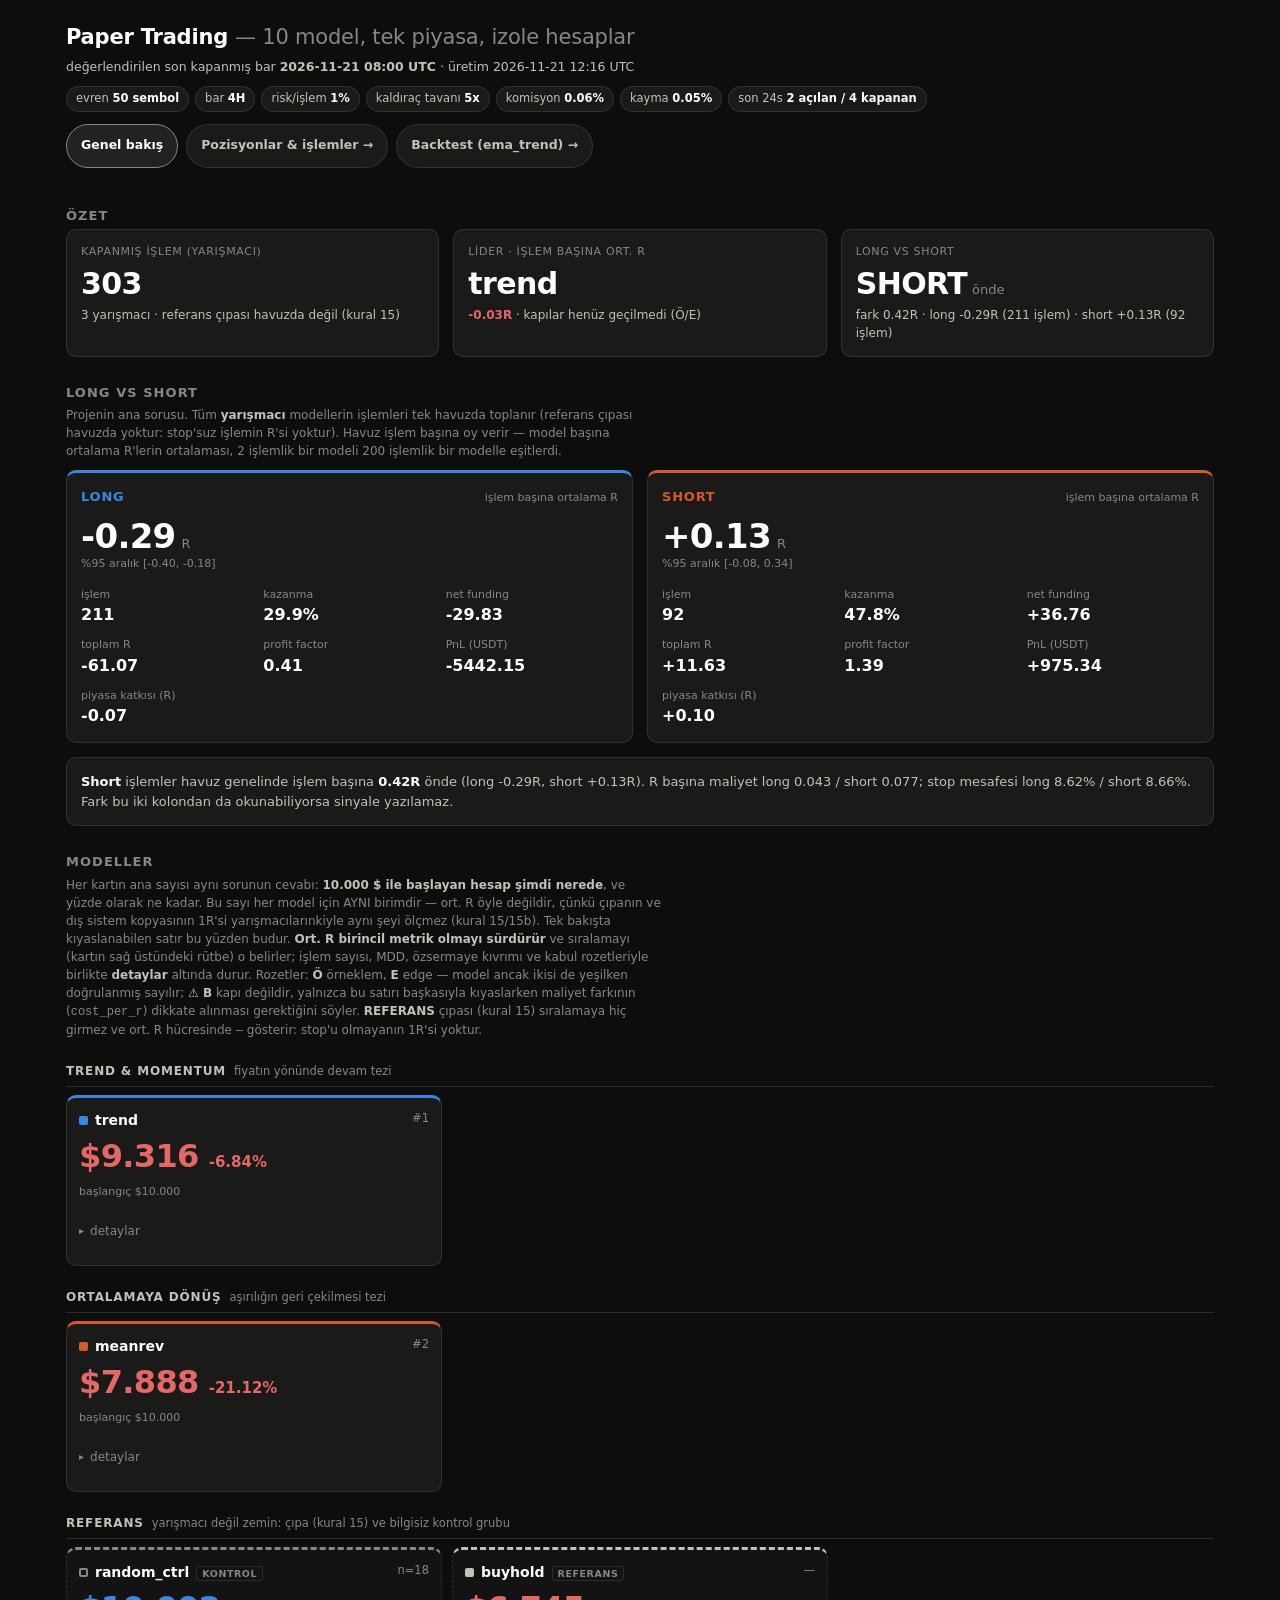
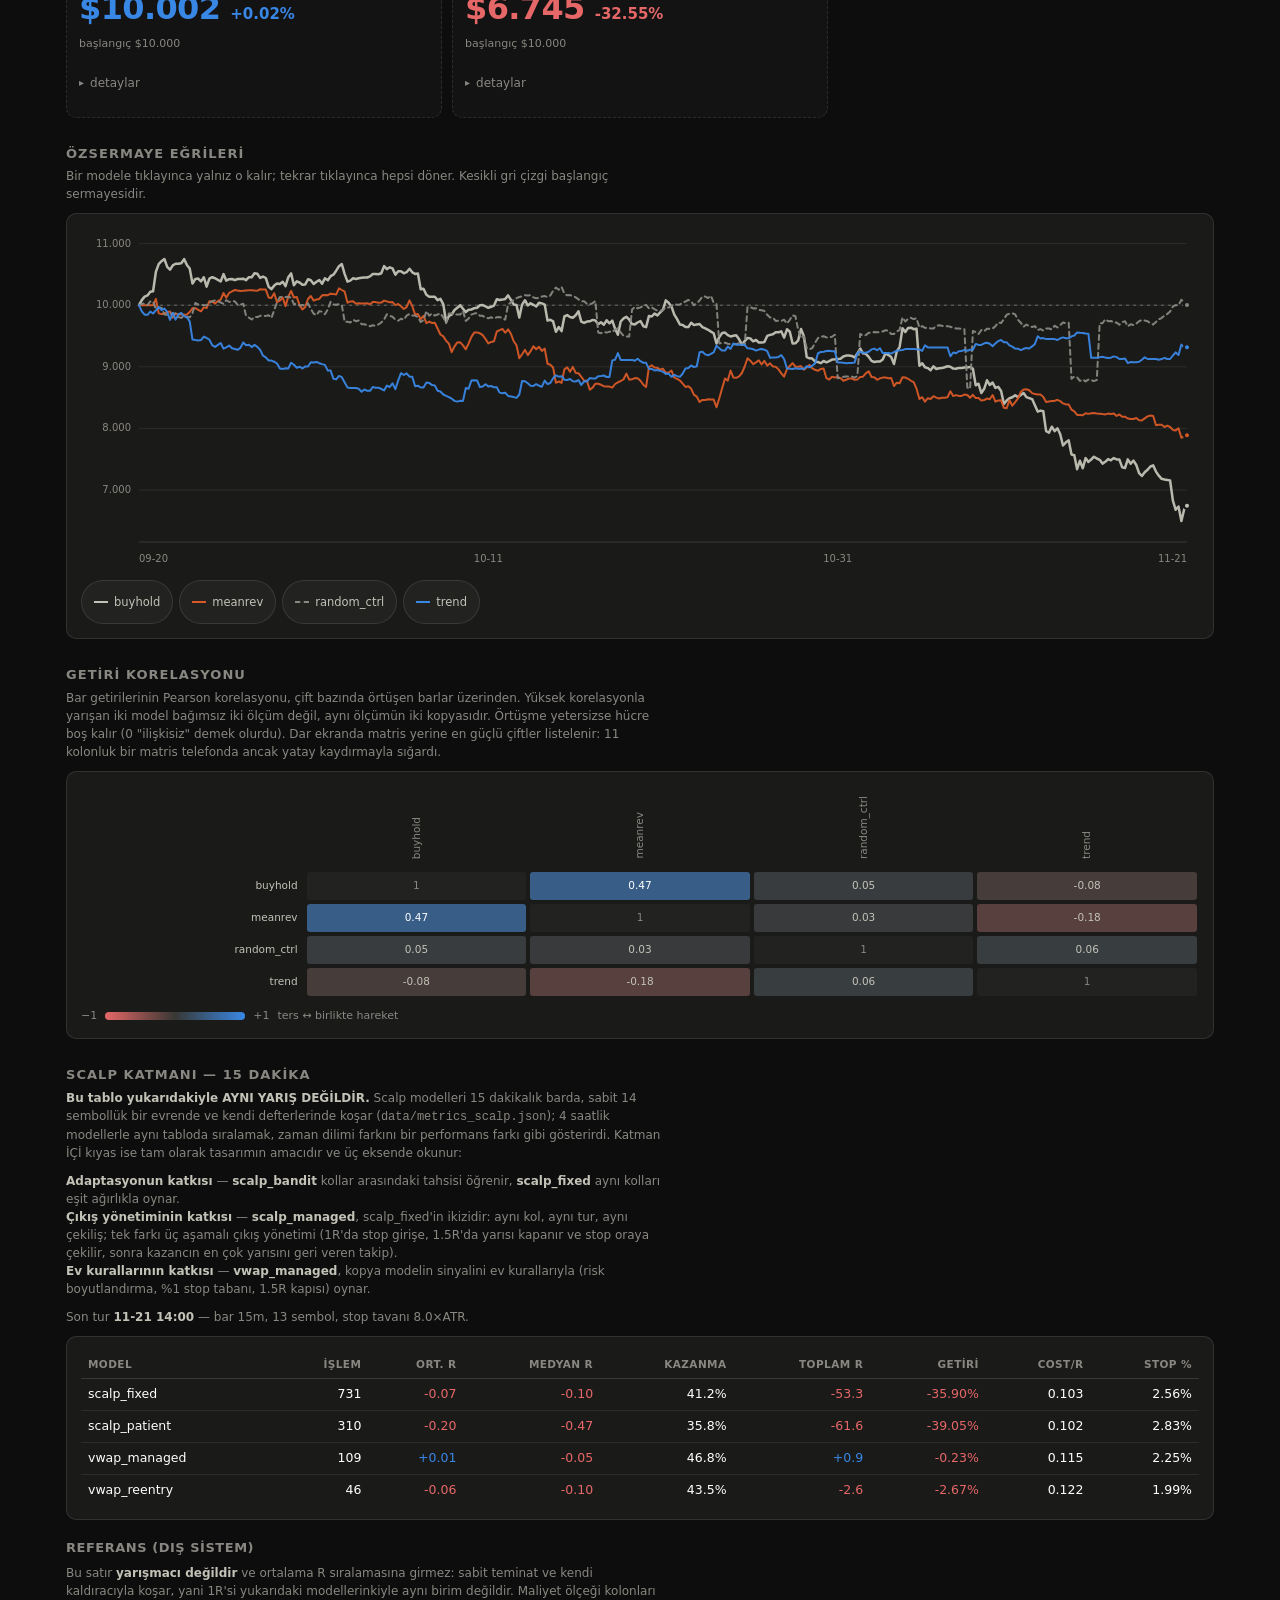
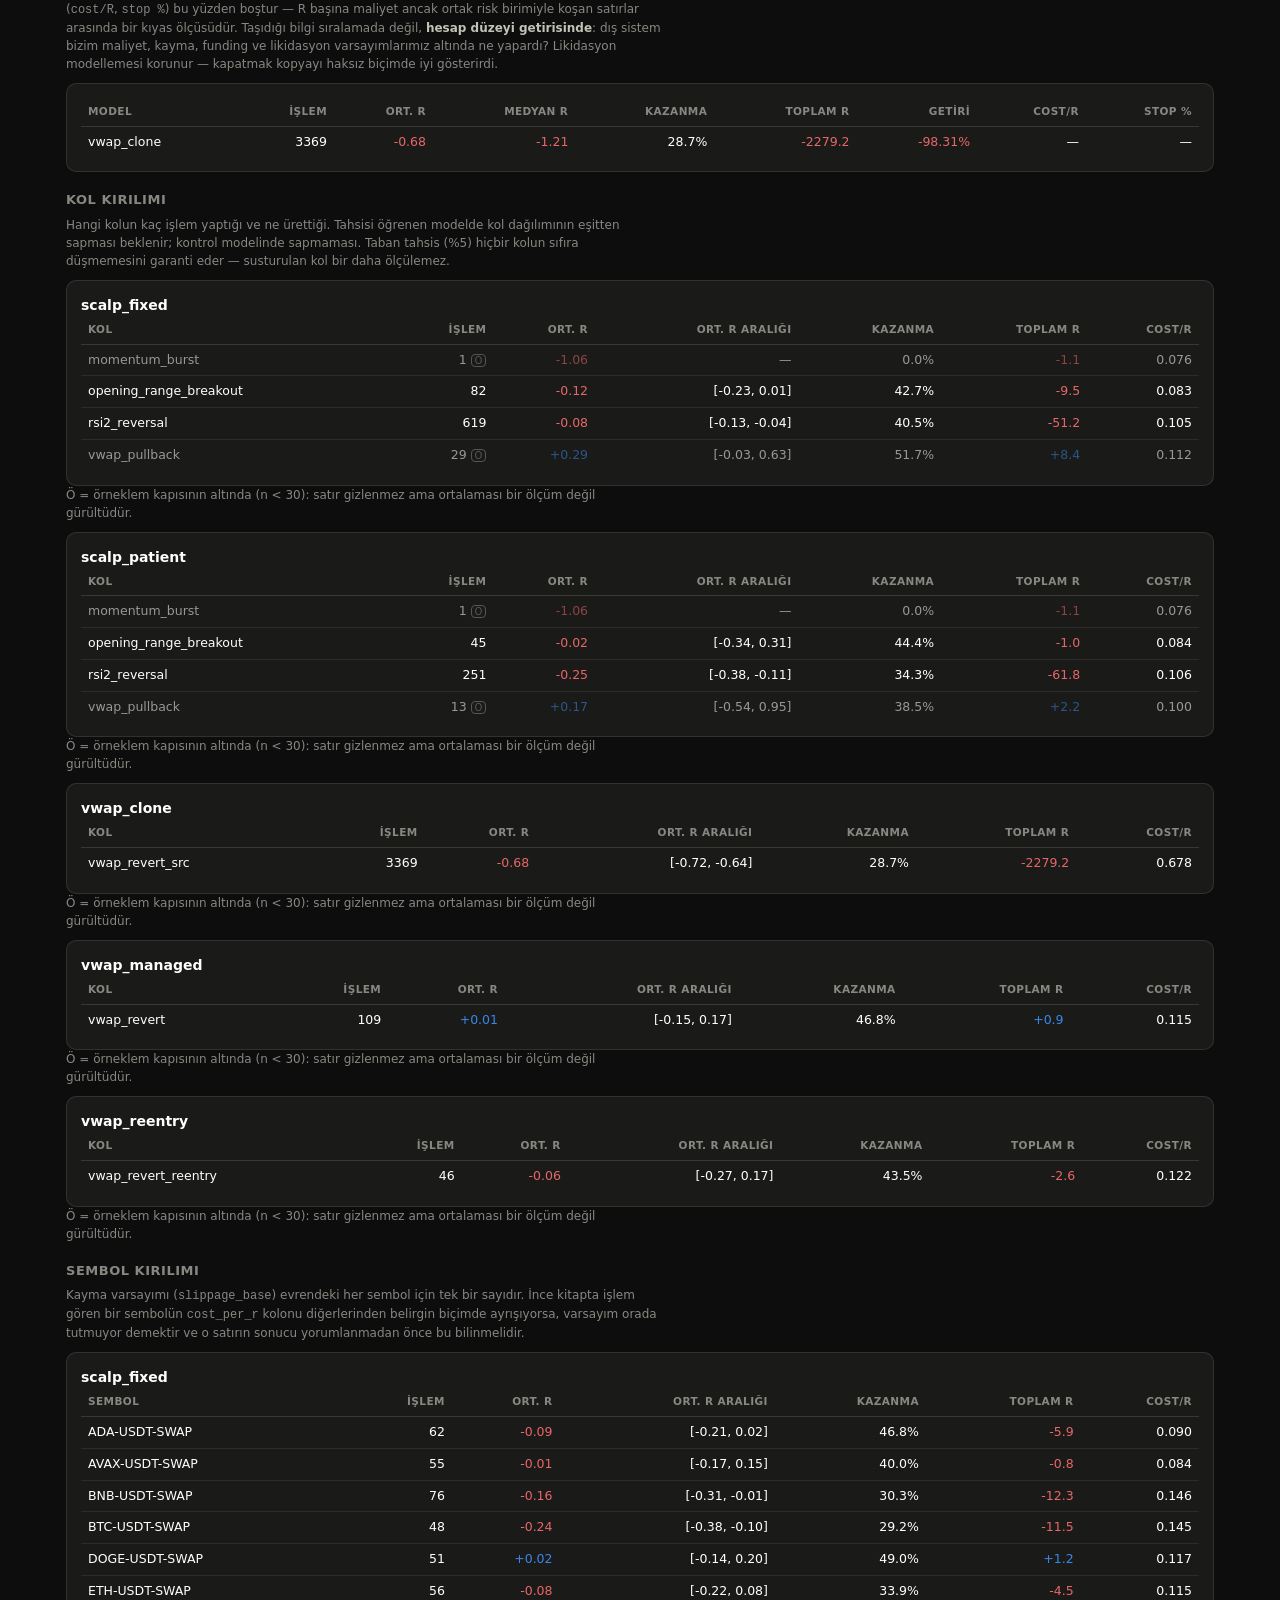
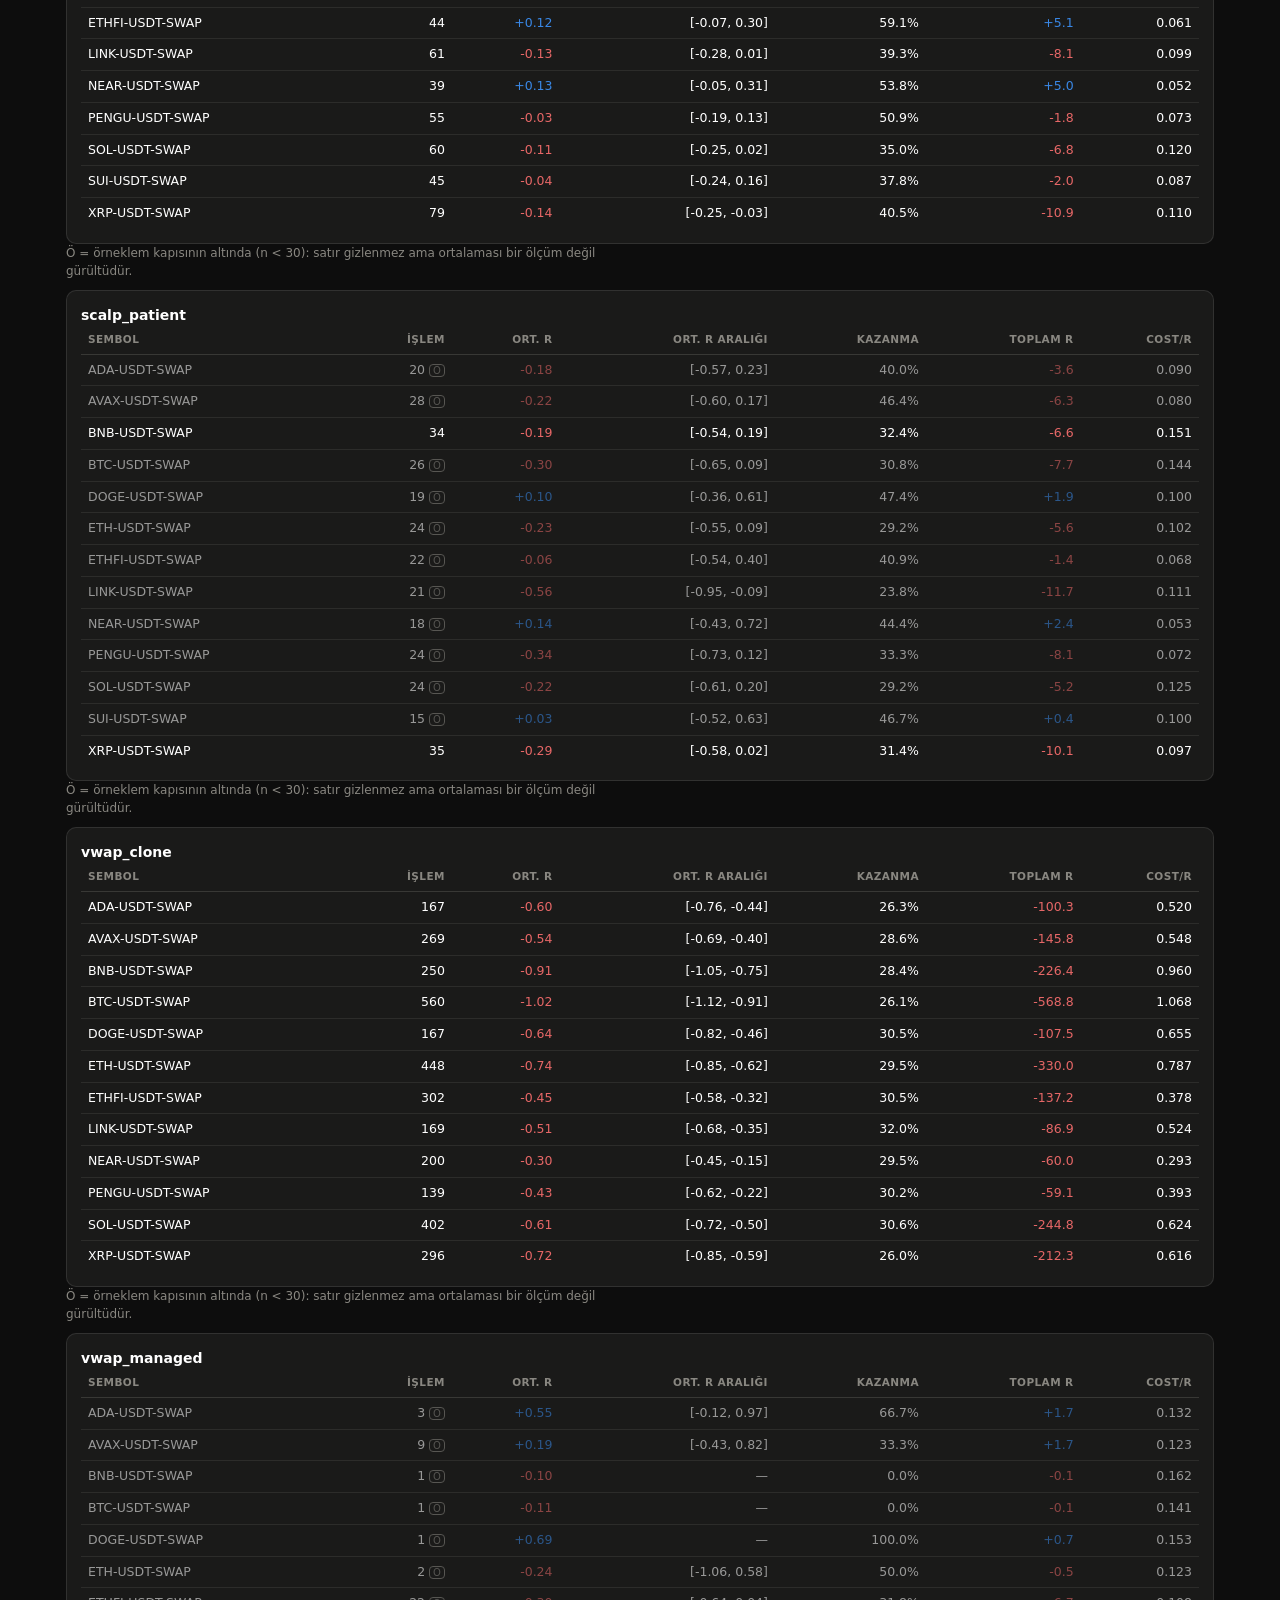
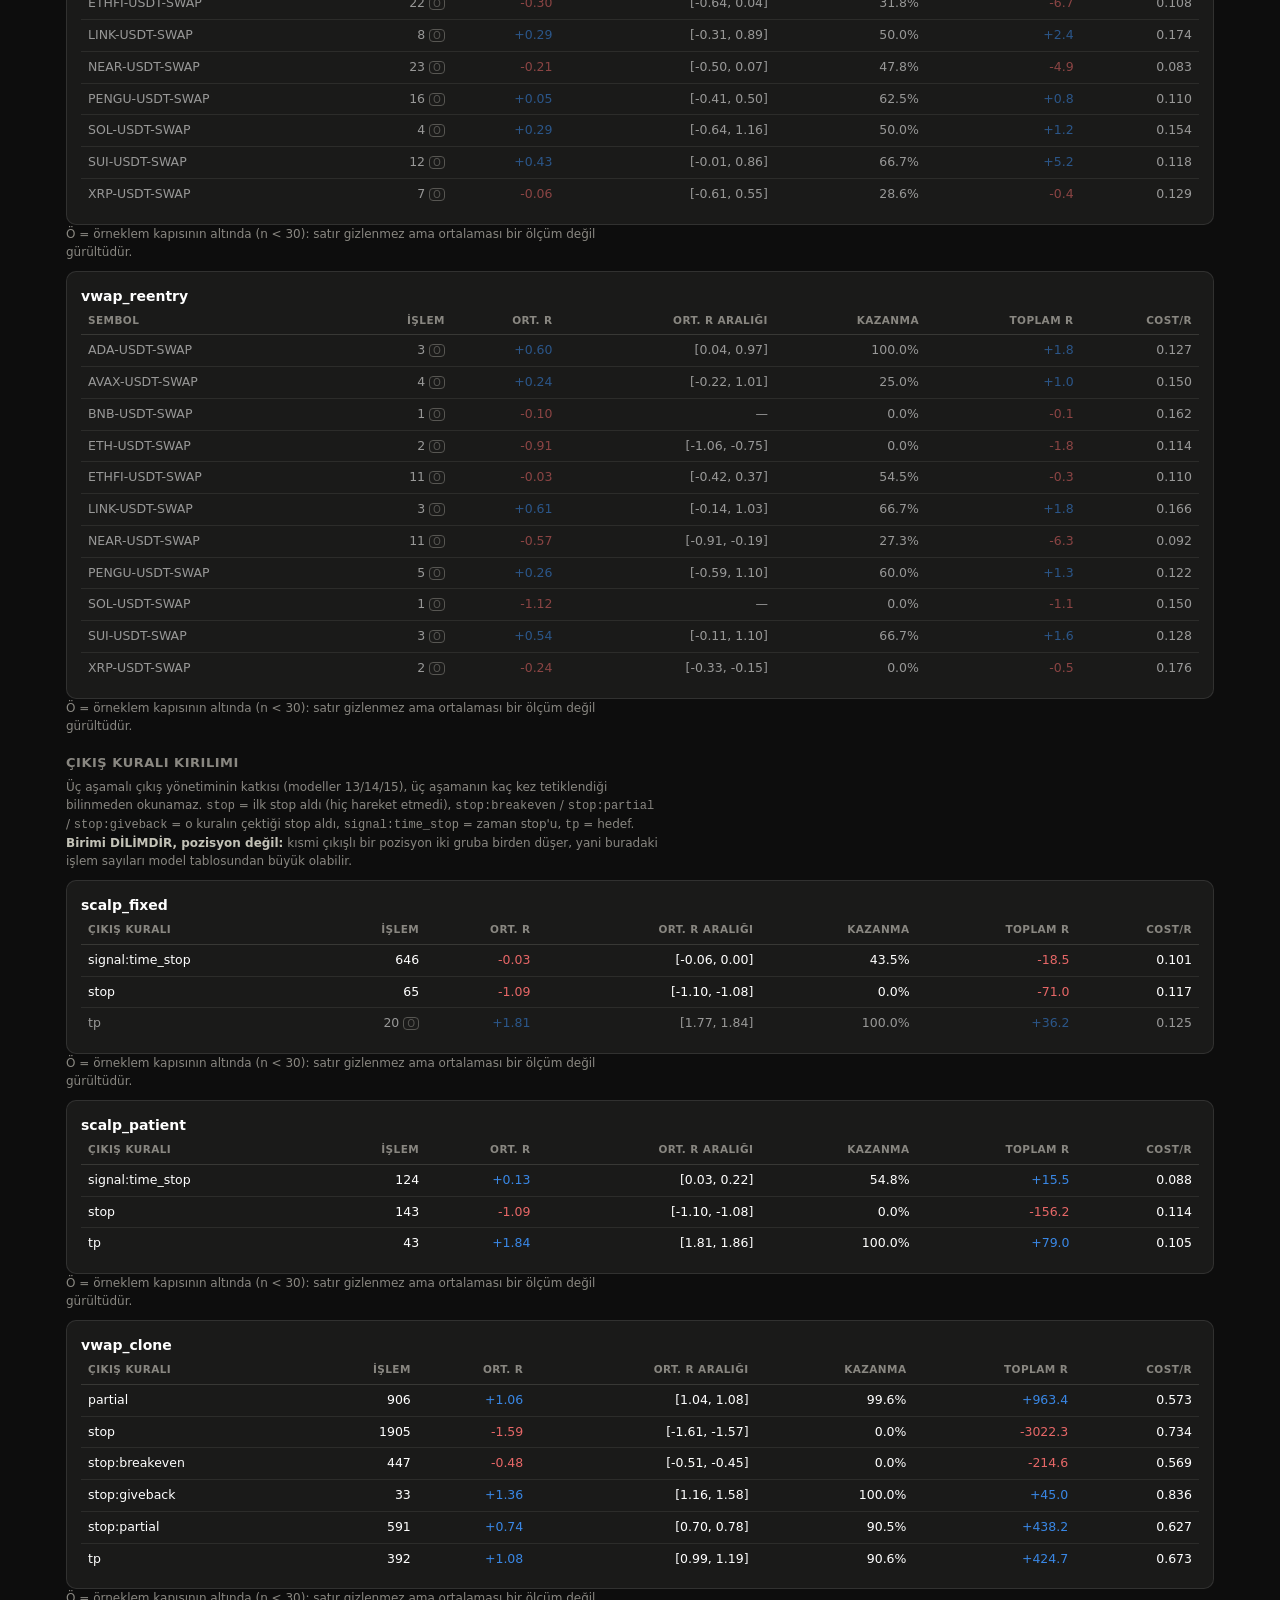
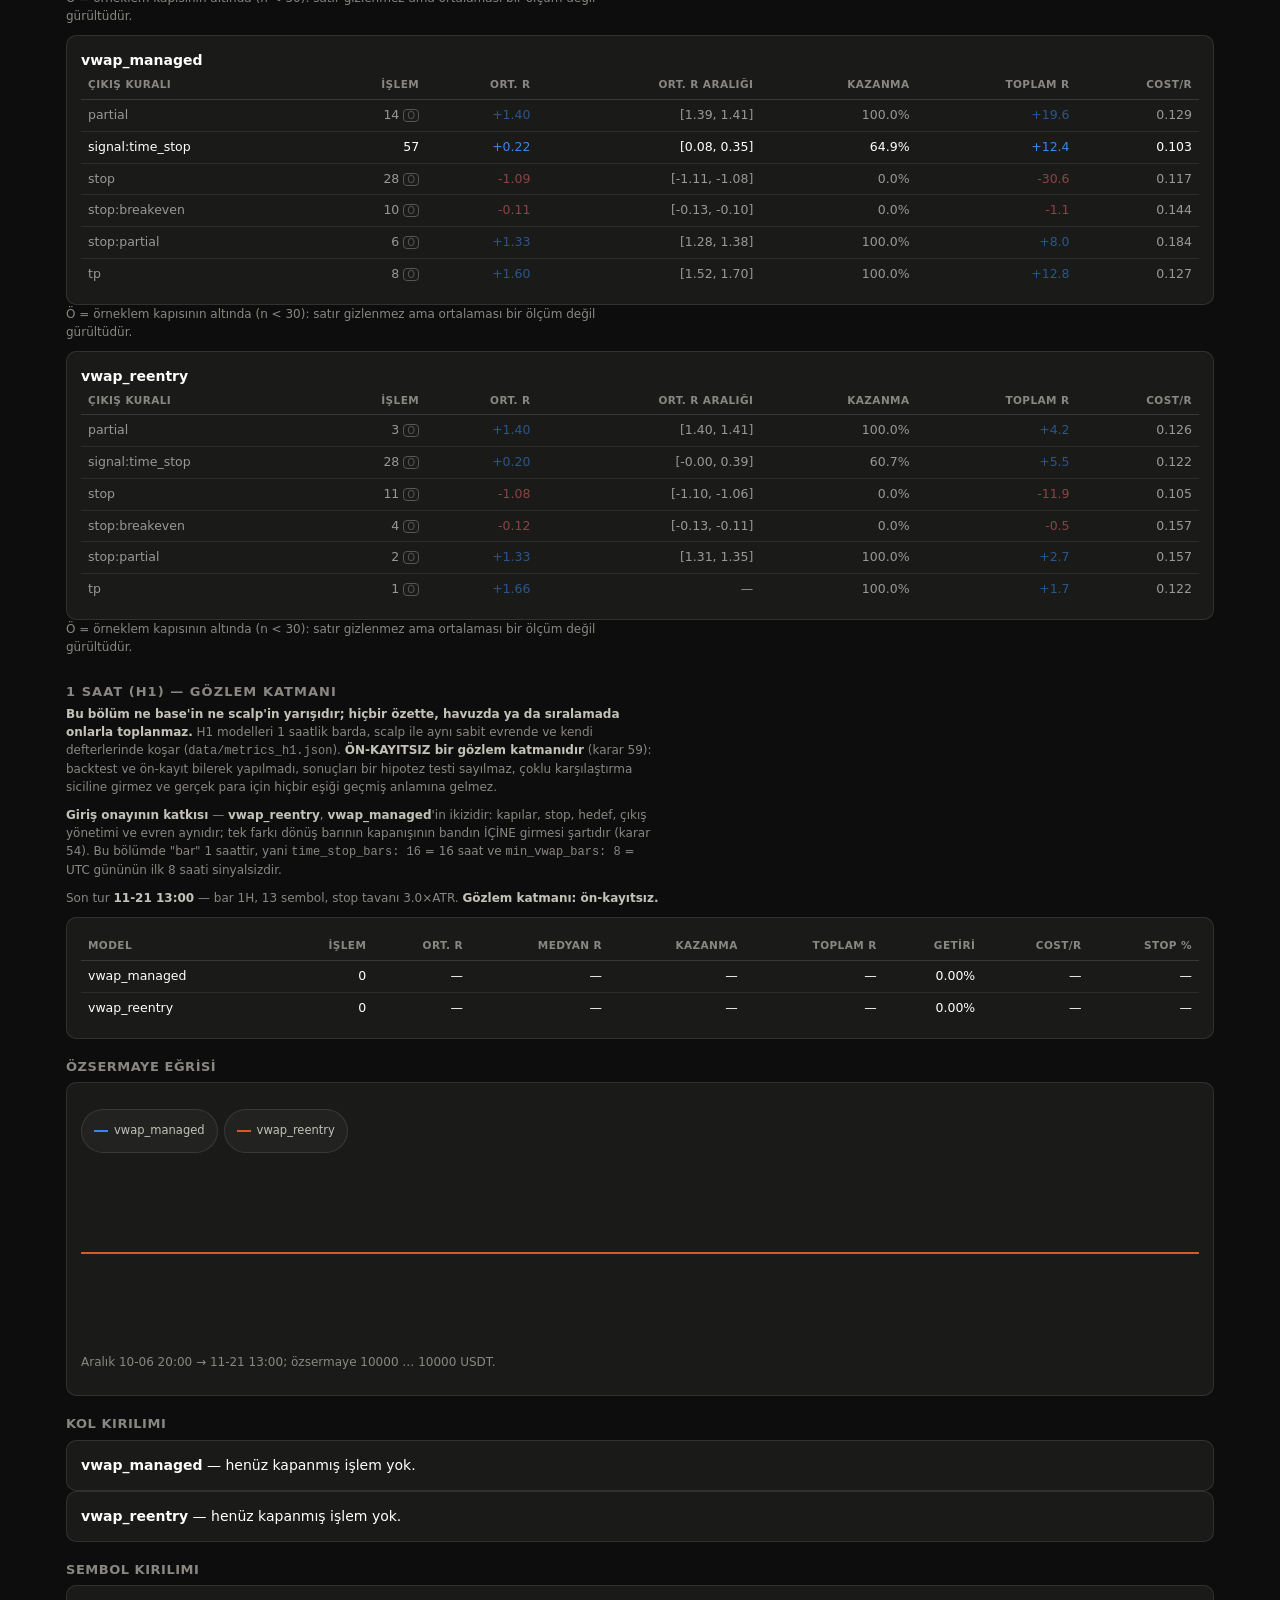
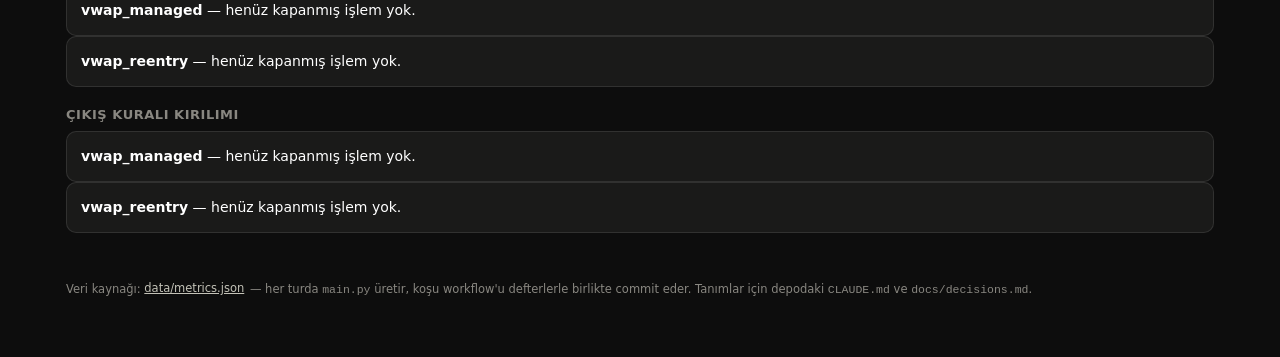
<file: docs/index.html>
<!doctype html>
<html lang="tr">
<head>
<meta charset="utf-8">
<meta name="viewport" content="width=device-width, initial-scale=1, viewport-fit=cover">
<meta name="color-scheme" content="dark">
<meta name="theme-color" content="#0d0d0d">
<link rel="icon" href="data:,">
<title>Paper Trading — model karşılaştırması</title>
<!--
  Statik sayfa. Harici framework yok, build adımı yok, CDN yok: GitHub Pages bu
  dosyayı olduğu gibi sunar ve tek veri kaynağı kardeş dosya data/metrics.json'dır
  (main.py üretir, koşu workflow'u commit eder). Ortak tasarım dili ve yardımcılar
  kardeş dosyalarda durur (shared.css, shared.js) — iki sayfa (bu ve positions.html)
  aynı ölçümü çizer, aynı sayının iki sayfada farklı görünmesi okuyucuya iki ayrı
  ölçüm gibi gelirdi.

  Neden sıfır bağımlılık: sayfa ölçümün YÜZÜ, parçası değil. Bir grafik kütüphanesinin
  sürüm değişikliği ya da CDN kesintisi raporu okunamaz hâle getirebilmemeli; ölçüm
  zaten defterde ve JSON'da durur, burası yalnızca onu çizer.

  İKİ SEVİYE: genel bakış (tüm modeller) ve model detayı. Detay AYNI sayfadadır ve
  adresi `#model=<ad>` hash'idir — böylece tarayıcının geri tuşu, yer imi ve paylaşılan
  link çalışır. Bir yönlendirme kütüphanesi ya da ikinci bir HTML dosyası eklemek,
  "tek dosya, build adımı yok" kuralını bozmadan aynı şeyi yapamazdı.

  Renkler: 8 kategorik slot yalnızca BİLGİLİ yarışmacılara verilir. Referans çıpası
  (kural 15) ve kontrol grubu nötr gri tonlar alır — ikisi de bir "fikir" değil bir
  zemindir ve grafikte de öyle görünmeleri gerekir. Dokuzuncu model üretilmiş yeni bir
  renk almaz; ilk slotun rengini KESİKLİ çizgiyle tekrar kullanır (renk + çizgi deseni
  birlikte kimliği taşır), çünkü 8'den sonra üretilen renkler renk körlüğünde birbirinden
  ayrılamaz.

  MOBİL: yatay kaydırma yoktur. Geniş tablolar (açık pozisyonlar, korelasyon matrisi)
  dar ekranda kart/liste düzenine DÖNÜŞÜR, kaydırma çubuğuna sarılmaz: kritik kolon
  (K/Z) ekran dışına taşarsa sayfa o sayıyı hiç göstermemiş olur. Dokunulabilir her
  öğe en az 44px yüksektedir.
-->
<link rel="stylesheet" href="shared.css">
<style>
  /* Ortak tasarım dili docs/shared.css'tedir (renk paleti, kart/tablo düzeni,
     rozetler, filtre ve sayfalama kontrolleri): iki sayfa da aynı ölçümü çizer ve
     aynı sayının iki sayfada farklı görünmesi okuyucuya iki ayrı ölçüm gibi gelir.
     Burada YALNIZCA bu sayfaya özgü görseller kalır — başka hiçbir yerde karşılığı
     olmayan şeyler: long/short paneli, model kartları, özsermaye grafiği, korelasyon
     ısı haritası ve model detayının üst şeridi. */

  /* ---------------- long vs short ---------------- */
  .ls-grid { display: grid; gap: var(--gap); grid-template-columns: 1fr; }
  .ls-col { background: var(--surface); border: 1px solid var(--hair); border-radius: var(--radius); padding: 14px; min-width: 0; }
  .ls-col.long  { border-top: 3px solid var(--long); }
  .ls-col.short { border-top: 3px solid var(--short); }
  .ls-head { display: flex; align-items: baseline; justify-content: space-between; gap: 8px; margin-bottom: 12px; }
  .ls-name { font-size: 13px; font-weight: 700; letter-spacing: 0.06em; }
  .ls-col.long  .ls-name { color: var(--long); }
  .ls-col.short .ls-name { color: var(--short); }
  .ls-hero { font-size: clamp(27px, 9vw, 34px); font-weight: 650; line-height: 1.05; letter-spacing: -0.02em; font-variant-numeric: tabular-nums; }
  .ls-hero small { font-size: 13px; font-weight: 400; color: var(--ink-muted); margin-left: 6px; letter-spacing: 0; }
  .ls-ci { font-size: 11px; color: var(--ink-muted); font-variant-numeric: tabular-nums; margin-top: 2px; }
  /* Kapı altındaki kırılım satırı: gizlenmez, SOLGUN. Okuyucu satırı görür ama
     ortalamasını model tablosundaki bir ortalamayla aynı ağırlıkta okumaz. */
  tr.below-gate { opacity: 0.55; }
  .gate-mark { font-size: 10px; border: 1px solid var(--ink-muted); border-radius: 4px; padding: 0 3px; color: var(--ink-muted); }
  .ls-tiles { display: grid; grid-template-columns: repeat(2, minmax(0, 1fr)); gap: 10px; margin-top: 14px; }
  .ls-tiles > div { min-width: 0; }
  .verdict { margin-top: var(--gap); }
  .verdict p { margin: 0; color: var(--ink-2); font-size: 13px; }
  .verdict b { color: var(--ink); }

  /* ---------------- model kartları ---------------- */
  .group { margin-top: 22px; }
  .group-head {
    display: flex; align-items: baseline; gap: 8px; flex-wrap: wrap;
    margin: 0 0 8px; padding-bottom: 6px; border-bottom: 1px solid var(--grid);
  }
  .group-name { font-size: 12px; font-weight: 700; letter-spacing: 0.07em; text-transform: uppercase; color: var(--ink-2); }
  .group-note { font-size: 11.5px; color: var(--ink-muted); }
  .mcards { display: grid; gap: 10px; grid-template-columns: 1fr; }
  /* Kart artık bir <a> DEĞİL: içinde katlanır bir bölüm var ve tıklamak onu açmalı,
     sayfayı değiştirmemeli. Detay sayfasına giden bağlantı katlanan bölümün içindedir. */
  .mcard {
    display: flex; flex-direction: column; gap: 8px;
    background: var(--surface); border: 1px solid var(--hair); border-top: 3px solid var(--ink-muted);
    border-radius: var(--radius); padding: 12px; color: inherit; min-width: 0;
  }
  /* Referans ve kontrol satırları grafikte nötr; kartta da öyle görünürler. Çıpa
     ayrıca KESİKLİ kenarlıkla ayrışır: aynı sütunda yarışmıyor (kural 15). */
  .mcard.reference { border-style: dashed; background: rgba(255,255,255,0.028); }

  /* Ana sayı: 10.000 $ ile başlayan hesap NEREDE. Yüzde onun yanında durur — ikisi
     ayrı satırlara konsaydı "ne kadar" ile "ne kadarı" ayrı iki soru gibi okunurdu. */
  .mcard-eq { display: flex; align-items: baseline; gap: 10px; flex-wrap: wrap; }
  .mcard-eq b {
    font-size: clamp(26px, 8vw, 32px); font-weight: 650; letter-spacing: -0.02em;
    font-variant-numeric: tabular-nums; line-height: 1.1;
  }
  .mcard-eq .eq-pct { font-size: 15px; font-weight: 650; font-variant-numeric: tabular-nums; }
  .mcard-eq .eq-base { color: var(--ink-muted); font-size: 11px; width: 100%; }
  /* Dokunma hedefi en az 44px (mobil öncelikli tasarım sözü). */
  .mcard details > summary {
    list-style: none; cursor: pointer; color: var(--ink-muted); font-size: 12px;
    display: flex; align-items: center; gap: 6px; min-height: 44px; user-select: none;
  }
  .mcard details > summary::-webkit-details-marker { display: none; }
  .mcard details > summary::before { content: "▸"; font-size: 10px; transition: transform .12s ease; }
  .mcard details[open] > summary::before { transform: rotate(90deg); }
  .mcard details > summary:hover, .mcard details > summary:focus-visible { color: var(--ink); outline: none; }
  .mcard details > summary:focus-visible { box-shadow: 0 0 0 2px var(--ink-muted); border-radius: 6px; }
  .mcard-fold { display: flex; flex-direction: column; gap: 8px; padding-top: 2px; }
  .mcard-more {
    display: inline-block; font-size: 12px; color: var(--ink-2); text-decoration: none;
    border: 1px solid var(--hair); border-radius: 8px; padding: 9px 10px; min-height: 44px;
    box-sizing: border-box; line-height: 24px;
  }
  .mcard-more:hover, .mcard-more:focus-visible { border-color: var(--axis); color: var(--ink); outline: none; }
  .mcard-top { display: flex; align-items: flex-start; justify-content: space-between; gap: 8px; }
  .mcard-name { font-weight: 650; font-size: 14px; overflow-wrap: anywhere; }
  .mcard-rank { color: var(--ink-muted); font-size: 11.5px; font-variant-numeric: tabular-nums; white-space: nowrap; }
  .mcard-row { display: flex; flex-wrap: wrap; gap: 4px 14px; font-size: 12px; color: var(--ink-2); font-variant-numeric: tabular-nums; }
  .mcard-row span { color: var(--ink-muted); }
  .mcard-spark { margin-top: auto; }
  .mcard-spark svg { display: block; width: 100%; height: 34px; overflow: visible; }

  /* ---------------- rozet gerekçesi (seviye 2) ---------------- */
  .tipbox {
    margin-top: 10px; border: 1px solid var(--hair); border-left: 3px solid var(--ink-muted);
    border-radius: 8px; background: var(--surface-2); padding: 10px 12px;
    font-size: 12px; color: var(--ink-2); white-space: pre-wrap; overflow-wrap: anywhere;
  }
  .tipbox.warn { border-left-color: var(--warning); }

  /* ---------------- grafik ---------------- */
  .legend { display: flex; flex-wrap: wrap; gap: 6px; margin-top: 12px; }
  .lg {
    display: inline-flex; align-items: center; gap: 6px; font-size: 11.5px; color: var(--ink-2);
    border: 1px solid var(--hair); background: var(--surface-2); border-radius: 999px;
    padding: 0 12px; cursor: pointer; min-height: var(--touch); font-family: inherit;
  }
  .lg:hover { border-color: var(--axis); }
  .lg[aria-pressed="true"] { color: var(--ink); border-color: var(--ink-muted); }
  .lg.dim { opacity: 0.38; }
  .lg i { width: 14px; height: 0; border-top-width: 2px; border-top-style: solid; display: inline-block; }
  .chart-wrap { position: relative; }
  svg { display: block; width: 100%; height: auto; overflow: visible; }
  .tip {
    position: absolute; pointer-events: none; z-index: 5; min-width: 120px; max-width: 86%;
    background: #000; border: 1px solid var(--axis); border-radius: 8px; padding: 8px 10px;
    font-size: 11.5px; color: var(--ink-2); box-shadow: 0 6px 22px rgba(0,0,0,0.6);
    font-variant-numeric: tabular-nums; opacity: 0; transition: opacity .09s;
  }
  .tip.show { opacity: 1; }
  .tip .t-h { color: var(--ink); font-weight: 600; margin-bottom: 5px; }
  .tip .t-r { display: flex; justify-content: space-between; gap: 12px; }
  .tip .t-r i { width: 9px; height: 9px; border-radius: 2px; display: inline-block; margin-right: 6px; }

  /* ---------------- seviye 2: üst şerit ---------------- */
  .crumb { display: flex; align-items: center; gap: 10px; flex-wrap: wrap; padding-top: 18px; }
  .back {
    display: inline-flex; align-items: center; gap: 7px; min-height: var(--touch); padding: 0 14px;
    border: 1px solid var(--hair); border-radius: 999px; background: var(--surface);
    color: var(--ink-2); font: 600 12.5px/1 var(--font); text-decoration: none; cursor: pointer;
  }
  .back:hover { border-color: var(--axis); color: var(--ink); }
  .detail-title { display: flex; align-items: center; gap: 6px; flex-wrap: wrap; }
  .detail-title h1 { margin: 0; font-size: clamp(18px, 5.5vw, 22px); }
  .strip { display: grid; gap: 10px; grid-template-columns: repeat(2, minmax(0, 1fr)); }
  .strip > div {
    background: var(--surface); border: 1px solid var(--hair); border-radius: 8px;
    padding: 10px 11px; min-width: 0;
  }

  /* ---------------- korelasyon ---------------- */
  table.heat { border-collapse: collapse; width: 100%; table-layout: fixed; font-size: 10.5px; }
  table.heat th, table.heat td { padding: 2px; text-align: center; }
  table.heat th.col { height: 84px; vertical-align: bottom; padding-bottom: 6px; }
  table.heat th.col span { display: inline-block; writing-mode: vertical-rl; transform: rotate(180deg); color: var(--ink-muted); font-weight: 500; }
  /* Satır etiketi KIRPILMAZ: `overflow: hidden` ile kesmek "downtrend_rally"yi
     "downtrend_ra" yapıp hangi modelin satırı olduğunu okunamaz kılıyordu. */
  table.heat th.rowh {
    text-align: right; padding-right: 7px; color: var(--ink-2); font-weight: 500;
    width: 13ch; white-space: normal; overflow-wrap: anywhere; line-height: 1.25;
  }
  table.heat td div {
    width: 100%; height: 28px; display: flex; align-items: center; justify-content: center;
    border-radius: 3px; font-variant-numeric: tabular-nums;
  }
  .scale { display: flex; align-items: center; gap: 8px; margin-top: 10px; font-size: 11px; color: var(--ink-muted); flex-wrap: wrap; }
  .scale .bar { height: 8px; width: 140px; max-width: 40vw; border-radius: 4px; }
  .pairs { display: grid; gap: 6px; }
  .pair {
    display: flex; align-items: center; justify-content: space-between; gap: 10px;
    border: 1px solid var(--hair); border-radius: 8px; background: var(--surface); padding: 9px 11px;
    font-size: 12.5px;
  }
  .pair span { color: var(--ink-2); overflow-wrap: anywhere; }
  .pair b { font-variant-numeric: tabular-nums; white-space: nowrap; }

  /* Bu sayfanın tablo/kart kırılımı: tablo düzeni yalnızca 11 kolonun hiçbiri
     kırpılmadan sığdığı genişlikte açılır. Eşik ölçülerek seçildi: uç değerlerle
     (yedi haneli miktar, sekiz ondalıklı fiyat) tablo ~1040px istiyor; altında kart
     düzeni kalır ve sayfa yatay kaymaz. */
  .wide { display: none; }

  @media (min-width: 560px) {
    .mcards { grid-template-columns: repeat(2, minmax(0, 1fr)); }
    .ls-tiles { grid-template-columns: repeat(3, 1fr); }
  }
  @media (min-width: 760px) {
    .ls-grid { grid-template-columns: 1fr 1fr; }
  }
  @media (min-width: 900px) {
    .mcards { grid-template-columns: repeat(3, minmax(0, 1fr)); }
  }
  @media (min-width: 1060px) {
    .wide { display: block; }
    .narrow { display: none; }
  }
  @media (prefers-reduced-motion: reduce) { .tip { transition: none; } }
</style>
</head>
<body>
<div class="wrap">

  <header class="top">
    <h1>Paper Trading <span>— 10 model, tek piyasa, izole hesaplar</span></h1>
    <p class="sub" id="stamp">yükleniyor…</p>
    <div class="chips" id="chips"></div>
    <nav class="nav">
      <a href="index.html" aria-current="page">Genel bakış</a>
      <a href="positions.html">Pozisyonlar &amp; işlemler →</a>
      <!-- Backtest AYRI bir sayfadır ve bu sayfanın "tek veri kaynağı metrics.json"
           sözleşmesine dokunmaz: orada geçmiş bir pencerede ölçülmüş bir DENEME durur,
           burada canlıda biriken defter. İkisini aynı tabloda göstermek, bir tahmini
           bir denetim iziyle aynı statüde sunardı. -->
      <a href="backtest.html">Backtest (ema_trend) →</a>
    </nav>
    <div id="banner"></div>
  </header>

  <!-- ======================= SEVİYE 1 — GENEL BAKIŞ ======================= -->
  <main id="level-overview">

    <section id="sec-summary">
      <h2>Özet</h2>
      <div class="sum-grid" id="summary"></div>
    </section>

    <section id="sec-ls">
      <h2>Long vs Short</h2>
      <p class="note">
        Projenin ana sorusu. Tüm <b>yarışmacı</b> modellerin işlemleri tek havuzda toplanır
        (referans çıpası havuzda yoktur: stop'suz işlemin R'si yoktur). Havuz işlem başına
        oy verir — model başına ortalama R'lerin ortalaması, 2 işlemlik bir modeli 200
        işlemlik bir modelle eşitlerdi.
      </p>
      <div class="ls-grid" id="ls"></div>
      <div class="verdict card" id="verdict"></div>
    </section>

    <section id="sec-models">
      <h2>Modeller</h2>
      <p class="note">
        Her kartın ana sayısı aynı sorunun cevabı: <b>10.000 $ ile başlayan hesap şimdi
        nerede</b>, ve yüzde olarak ne kadar. Bu sayı her model için AYNI birimdir — ort. R
        öyle değildir, çünkü çıpanın ve dış sistem kopyasının 1R'si yarışmacılarınkiyle aynı
        şeyi ölçmez (kural 15/15b). Tek bakışta kıyaslanabilen satır bu yüzden budur.
        <b>Ort. R birincil metrik olmayı sürdürür</b> ve sıralamayı (kartın sağ üstündeki
        rütbe) o belirler; işlem sayısı, MDD, özsermaye kıvrımı ve kabul rozetleriyle birlikte
        <b>detaylar</b> altında durur. Rozetler: <b>Ö</b> örneklem, <b>E</b> edge — model
        ancak ikisi de yeşilken doğrulanmış sayılır; <b>⚠ B</b> kapı değildir, yalnızca bu
        satırı başkasıyla kıyaslarken maliyet farkının (<code>cost_per_r</code>) dikkate
        alınması gerektiğini söyler. <b>REFERANS</b> çıpası (kural 15) sıralamaya hiç girmez
        ve ort. R hücresinde <code>—</code> gösterir: stop'u olmayanın 1R'si yoktur.
      </p>
      <div id="groups"></div>
    </section>

    <section id="sec-equity">
      <h2>Özsermaye eğrileri</h2>
      <p class="note">Bir modele tıklayınca yalnız o kalır; tekrar tıklayınca hepsi döner. Kesikli gri çizgi başlangıç sermayesidir.</p>
      <div class="card">
        <div class="chart-wrap" id="equity-wrap">
          <svg id="equity" role="img" aria-label="Model özsermaye eğrileri"></svg>
          <div class="tip" id="equity-tip"></div>
        </div>
        <div class="legend" id="equity-legend"></div>
      </div>
    </section>

    <section id="sec-corr">
      <h2>Getiri korelasyonu</h2>
      <p class="note">
        Bar getirilerinin Pearson korelasyonu, çift bazında örtüşen barlar üzerinden. Yüksek
        korelasyonla yarışan iki model bağımsız iki ölçüm değil, aynı ölçümün iki kopyasıdır.
        Örtüşme yetersizse hücre boş kalır (0 "ilişkisiz" demek olurdu). Dar ekranda matris
        yerine en güçlü çiftler listelenir: 11 kolonluk bir matris telefonda ancak yatay
        kaydırmayla sığardı.
      </p>
      <div class="card">
        <div class="wide" id="corr-matrix"></div>
        <div class="narrow" id="corr-pairs"></div>
        <div class="scale" id="corr-scale-wrap">
          <span>−1</span><div class="bar" id="corr-scale"></div><span>+1</span>
          <span>ters ↔ birlikte hareket</span>
        </div>
      </div>
    </section>

    <section id="sec-scalp" hidden>
      <h2>Scalp katmanı — 15 dakika</h2>
      <p class="note">
        <b>Bu tablo yukarıdakiyle AYNI YARIŞ DEĞİLDİR.</b> Scalp modelleri 15 dakikalık barda,
        sabit 14 sembollük bir evrende ve kendi defterlerinde koşar
        (<code>data/metrics_scalp.json</code>); 4 saatlik modellerle aynı tabloda sıralamak,
        zaman dilimi farkını bir performans farkı gibi gösterirdi. Katman İÇİ kıyas ise tam
        olarak tasarımın amacıdır ve üç eksende okunur:
      </p>
      <p class="note">
        <b>Adaptasyonun katkısı</b> — <b>scalp_bandit</b> kollar arasındaki tahsisi öğrenir,
        <b>scalp_fixed</b> aynı kolları eşit ağırlıkla oynar.<br>
        <b>Çıkış yönetiminin katkısı</b> — <b>scalp_managed</b>, scalp_fixed'in ikizidir:
        aynı kol, aynı tur, aynı çekiliş; tek farkı üç aşamalı çıkış yönetimi (1R'da stop
        girişe, 1.5R'da yarısı kapanır ve stop oraya çekilir, sonra kazancın en çok yarısını
        geri veren takip).<br>
        <b>Ev kurallarının katkısı</b> — <b>vwap_managed</b>, kopya modelin sinyalini ev
        kurallarıyla (risk boyutlandırma, %1 stop tabanı, 1.5R kapısı) oynar.
      </p>
      <p class="note" id="scalp-stamp"></p>
      <div class="card wide" id="scalp-models"></div>
      <div class="rows narrow" id="scalp-models-cards"></div>
      <div id="scalp-replicas"></div>
      <h3 class="sub">Kol kırılımı</h3>
      <p class="note">
        Hangi kolun kaç işlem yaptığı ve ne ürettiği. Tahsisi öğrenen modelde kol dağılımının
        eşitten sapması beklenir; kontrol modelinde sapmaması. Taban tahsis (%5) hiçbir kolun
        sıfıra düşmemesini garanti eder — susturulan kol bir daha ölçülemez.
      </p>
      <div id="scalp-arms"></div>
      <h3 class="sub">Sembol kırılımı</h3>
      <p class="note">
        Kayma varsayımı (<code>slippage_base</code>) evrendeki her sembol için tek bir sayıdır.
        İnce kitapta işlem gören bir sembolün <code>cost_per_r</code> kolonu diğerlerinden
        belirgin biçimde ayrışıyorsa, varsayım orada tutmuyor demektir ve o satırın sonucu
        yorumlanmadan önce bu bilinmelidir.
      </p>
      <div id="scalp-symbols"></div>
      <h3 class="sub">Çıkış kuralı kırılımı</h3>
      <p class="note">
        Üç aşamalı çıkış yönetiminin katkısı (modeller 13/14/15), üç aşamanın kaç kez
        tetiklendiği bilinmeden okunamaz. <code>stop</code> = ilk stop aldı (hiç hareket
        etmedi), <code>stop:breakeven</code> / <code>stop:partial</code> /
        <code>stop:giveback</code> = o kuralın çektiği stop aldı,
        <code>signal:time_stop</code> = zaman stop'u, <code>tp</code> = hedef.
        <b>Birimi DİLİMDİR, pozisyon değil:</b> kısmi çıkışlı bir pozisyon iki gruba birden
        düşer, yani buradaki işlem sayıları model tablosundan büyük olabilir.
      </p>
      <div id="scalp-exit-rules"></div>
    </section>

    <section id="sec-h1" hidden>
      <h2>1 saat (H1) — gözlem katmanı</h2>
      <p class="note">
        <b>Bu bölüm ne base'in ne scalp'in yarışıdır; hiçbir özette, havuzda ya da sıralamada onlarla
        toplanmaz.</b> H1 modelleri 1 saatlik barda, scalp ile aynı sabit evrende ve kendi
        defterlerinde koşar (<code>data/metrics_h1.json</code>).
        <b>ÖN-KAYITSIZ bir gözlem katmanıdır</b> (karar 59): backtest ve ön-kayıt bilerek yapılmadı,
        sonuçları bir hipotez testi sayılmaz, çoklu karşılaştırma siciline girmez ve gerçek para için
        hiçbir eşiği geçmiş anlamına gelmez.
      </p>
      <p class="note">
        <b>Giriş onayının katkısı</b> — <b>vwap_reentry</b>, <b>vwap_managed</b>'in ikizidir:
        kapılar, stop, hedef, çıkış yönetimi ve evren aynıdır; tek farkı dönüş barının kapanışının
        bandın İÇİNE girmesi şartıdır (karar 54). Bu bölümde "bar" 1 saattir, yani
        <code>time_stop_bars: 16</code> = 16 saat ve <code>min_vwap_bars: 8</code> = UTC gününün
        ilk 8 saati sinyalsizdir.
      </p>
      <p class="note" id="h1-stamp"></p>
      <div class="card wide" id="h1-models"></div>
      <div class="rows narrow" id="h1-models-cards"></div>
      <h3 class="sub">Özsermaye eğrisi</h3>
      <div class="card" id="h1-curve"></div>
      <h3 class="sub">Kol kırılımı</h3>
      <div id="h1-arms"></div>
      <h3 class="sub">Sembol kırılımı</h3>
      <div id="h1-symbols"></div>
      <h3 class="sub">Çıkış kuralı kırılımı</h3>
      <div id="h1-exit-rules"></div>
    </section>

  </main>

  <!-- ======================= SEVİYE 2 — MODEL DETAYI ======================= -->
  <main id="level-detail" hidden>

    <div class="crumb">
      <a class="back" href="#" id="back">← tüm modeller</a>
      <div class="detail-title" id="detail-title"></div>
    </div>

    <section id="sec-detail-strip">
      <h2>Özet</h2>
      <div class="strip" id="detail-strip"></div>
      <div id="detail-flags" style="margin-top:10px"></div>
      <div id="detail-tip"></div>
    </section>

    <section id="sec-detail-ls">
      <h2>Bu modelin long / short kırılımı</h2>
      <p class="note">
        Yön bazlı Sharpe tek bakiyeyi bölerek değil, o yöndeki işlemlerin <b>R cinsinden</b>
        dizisinden gelir; hesap düzeyi Sharpe ayrı durur ve iki yönün toplamı değildir.
        Maliyet ölçeği kolonları (stop mesafesi, R başına maliyet) yön bazında burada okunur.
      </p>
      <div class="ls-grid" id="detail-ls"></div>
    </section>

    <section id="sec-detail-open">
      <h2>Açık pozisyonlar</h2>
      <p class="note">
        Gerçekleşmemiş K/Z <b>çıkış maliyeti hariçtir</b>: pozisyon kapanmadı, çıkış fiyatı ve
        komisyonu bilinmiyor (brüt fiyat farkı − giriş komisyonu + funding). Güncel fiyat
        turun <code>as_of</code> barının kapanışıdır.
      </p>
      <div id="detail-open"></div>
    </section>

    <section id="sec-detail-trades">
      <h2>Kapanmış işlemler</h2>
      <p class="note" id="detail-trades-note"></p>
      <div class="controls" id="detail-filter"></div>
      <div id="detail-trades"></div>
      <div class="pager" id="detail-pager"></div>
    </section>

    <section id="sec-detail-equity">
      <h2>Bu modelin özsermaye eğrisi</h2>
      <div class="card">
        <p class="empty" id="detail-equity-empty" hidden>Bu model için henüz özsermaye kaydı yok.</p>
        <div class="chart-wrap" id="detail-equity-wrap">
          <svg id="detail-equity" role="img" aria-label="Modelin özsermaye eğrisi"></svg>
          <div class="tip" id="detail-equity-tip"></div>
        </div>
      </div>
    </section>

  </main>

  <footer>
    Veri kaynağı: <a href="data/metrics.json">data/metrics.json</a> — her turda
    <code>main.py</code> üretir, koşu workflow'u defterlerle birlikte commit eder.
    Tanımlar için depodaki <code>CLAUDE.md</code> ve <code>docs/decisions.md</code>.
    <span id="foot-extra"></span>
  </footer>

</div>

<!-- Ortak yardımcılar: biçimlendirme, çıkış sebebi etiketleri, renk/kimlik ataması,
     yük okuma. Tek kopya docs/shared.js'tedir — aynı sayının iki sayfada farklı
     yuvarlanması okuyucuya iki ayrı ölçüm gibi gelirdi. Klasik script: buradaki
     tanımlar aşağıdaki satır içi script'ten görünür, build adımı yok. -->
<script src="shared.js"></script>
<script>
"use strict";


/* ------------------------------------------------------------------ *
 * Tez grupları (seviye 1). Modeli hangi SORUYU sorduğuna göre
 * kümeler: iki trend modelini yan yana okumak, ortalamaya dönüş
 * modelinin yanında okumaktan farklı bir şey söyler.
 *
 * Listede olmayan bir model SESSİZCE DÜŞMEZ, "Gruplanmamış" başlığına
 * düşer: yeni bir model eklendiğinde sayfadan kaybolması, tam da
 * kural 6'nın ("küme tüm modeller için aynı") engellemek istediği şey.
 * ------------------------------------------------------------------ */
const GROUPS = [
  { label: "Trend & Momentum", note: "fiyatın yönünde devam tezi", models: ["trend", "momentum"] },
  { label: "Ortalamaya Dönüş", note: "aşırılığın geri çekilmesi tezi", models: ["meanrev", "avwap"] },
  { label: "Kırılım & Tuzak", note: "sıkışma, başarısız kırılım, kesişim", models: ["squeeze", "failed_breakout", "confluence"] },
  { label: "Sadece Short", note: "yalnızca short yönde işlem açar", models: ["downtrend_rally"] },
  { label: "Meta", note: "diğer modellerin o turdaki sinyallerini okur (kural 4)", models: ["ensemble"] },
];
const REFERENCE_GROUP = {
  label: "Referans",
  note: "yarışmacı değil zemin: çıpa (kural 15) ve bilgisiz kontrol grubu",
  models: ["buyhold", "random_ctrl"],
};

/* Model -> {color, dash, kind}; atama docs/shared.js::assignStyles'ta. */
let STYLE = {};

/* ------------------------------------------------------------------ *
 * Durum: tek veri yükü + iki seviyenin görünüm durumu
 * ------------------------------------------------------------------ */
let DATA = null;
let MODELS = {};              // model -> metrics satırı
let FLAGS = {};               // model -> acceptance bayrakları
let isolated = null;          // seviye 1 eğri izolasyonu
let overviewScroll = 0;       // detaydan dönüşte okuyucunun bıraktığı yer
let entryWasDetail = false;   // sayfaya doğrudan #model=... ile mi girildi
const TRADE_PAGE_SIZE = 20;
let detailView = { model: null, filter: "all", page: 0, tip: null };

/* ------------------------------------------------------------------ *
 * Yükleme
 * ------------------------------------------------------------------ */
entryWasDetail = !!hashModel();

fetchPayload("data/metrics.json")
  .then(render)
  .catch((err) => {
    el("stamp").textContent = "data/metrics.json okunamadı: " + err.message;
    el("banner").innerHTML =
      '<div class="banner">Sayfa veriyi <code>data/metrics.json</code> dosyasından okur. ' +
      'Dosyayı yerelde görmek için depo kökünde <code>python -m http.server</code> çalıştırın ' +
      '(<code>file://</code> ile fetch tarayıcı tarafından engellenir).</div>';
  });

function render(d) {
  DATA = d;
  const models = (d.models || []).map((m) => m.model || m.name);
  const benchmarks = d.benchmarks || [];
  const controlModel = (d.acceptance || {}).control_model || null;
  STYLE = assignStyles(models, benchmarks, controlModel);
  MODELS = {};
  for (const m of (d.models || [])) MODELS[m.model || m.name] = m;
  FLAGS = {};
  for (const f of ((d.acceptance || {}).models || [])) FLAGS[f.model] = f;

  renderHeader(d);
  renderSummary(d);
  renderLongShort(d);
  renderGroups(d);
  renderEquity(d);
  renderCorrelation(d);
  loadScalp();
  loadH1();

  window.addEventListener("hashchange", route);
  el("back").addEventListener("click", (ev) => {
    ev.preventDefault();
    // Doğrudan bir model linkiyle girildiyse `history.back()` siteden ÇIKARDI.
    if (entryWasDetail) { entryWasDetail = false; location.replace("#"); } else { history.back(); }
  });
  route();
}


/* ------------------------------------------------------------------ *
 * SCALP KATMANI (15 dakika) — AYRI yük, AYRI bölüm
 *
 * İkinci bir fetch, çünkü iki katman ayrı turlarda koşar ve ayrı dosyalara
 * yazar (config.yaml > layers): tek dosyada birleştirmek, 15 dakikada bir
 * koşan katmanın 4 saatlik raporu da her seferinde yeniden yazması demekti.
 * Dosya yoksa (katman henüz hiç koşmadı, fork) bölüm sessizce gizli kalır —
 * eksik bir dosya bir arıza değil, henüz olmayan bir ölçümdür.
 *
 * Scalp modelleri ana tabloya HİÇBİR KOŞULDA karışmaz: zaman dilimi farkı
 * doğrudan kıyası yanıltıcı yapar.
 * ------------------------------------------------------------------ */
function loadScalp() {
  fetchPayload("data/metrics_scalp.json")
    .then((d) => { if (d) renderScalp(d); })
    .catch(() => { /* katman henüz koşmadı: bölüm gizli kalır */ });
}

const SCALP_COLUMNS = ["model", "işlem", "ort. R", "medyan R", "kazanma", "toplam R", "getiri", "cost/R", "stop %"];

function scalpRow(model) {
  const total = model.total || {};
  const account = model.account || {};
  return [
    ["", esc(model.name || model.model)],
    ["", total.trades ?? DASH],
    [signClass(total.avg_r), fmtSigned(total.avg_r)],
    [signClass(total.median_r), fmtSigned(total.median_r)],
    ["", pct(total.win_rate)],
    [signClass(total.total_r), fmtSigned(total.total_r, 1)],
    [signClass(account.total_return), pctSigned(account.total_return)],
    ["", fmt(total.cost_per_r, 3)],
    ["", pctRaw(total.avg_stop_distance_pct)],
  ];
}

function renderScalp(d) {
  el("sec-scalp").hidden = false;
  /* Kopya modeller (is_replica) yarışmacı DEĞİLDİR: sabit teminat ve kendi kaldıraçlarıyla
     koşarlar, yani 1R'leri yarışmacılarınkiyle aynı birim değildir. Aynı tabloya koymak
     okuyucuya olmayan bir kıyas sunardı — bu yüzden ayrı bir bölümde dururlar. Ölçüt
     satırın kendi bayrağıdır, ad değil: yükün `replicas` listesi yalnızca yedektir. */
  const replicaNames = d.replicas || [];
  const all = d.models || [];
  const isReplica = (m) => !!m.is_replica || replicaNames.includes(m.name || m.model);
  const models = all.filter((m) => !isReplica(m));
  const replicas = all.filter(isReplica);

  el("scalp-stamp").innerHTML =
    "Son tur <b>" + esc(shortTs(d.as_of)) + "</b> — bar " + esc((d.settings || {}).timeframe || "15m") +
    ", " + (d.universe_size ?? DASH) + " sembol, stop tavanı " +
    fmt((d.settings || {}).max_stop_atr_multiple, 1) + "×ATR.";

  el("scalp-models").innerHTML = '<table class="grid"><thead><tr>' +
    SCALP_COLUMNS.map((c) => "<th>" + esc(c) + "</th>").join("") + "</tr></thead><tbody>" +
    models.map((m) => '<tr class="data">' + scalpRow(m).map(([cls, v]) =>
      '<td class="' + cls + '">' + v + "</td>").join("") + "</tr>").join("") +
    "</tbody></table>";

  /* Dar ekranda tablo yerine kart: 9 kolon telefonda ancak yatay kaydırmayla sığardı. */
  el("scalp-models-cards").innerHTML = models.map((m) => {
    const total = m.total || {}, account = m.account || {};
    const fields = [
      ["işlem", total.trades ?? DASH],
      ["kazanma", pct(total.win_rate)],
      ["toplam R", fmtSigned(total.total_r, 1)],
      ["getiri", pctSigned(account.total_return)],
      ["cost/R", fmt(total.cost_per_r, 3)],
      ["stop %", pctRaw(total.avg_stop_distance_pct)],
    ];
    return '<article class="row">' +
      '<div class="row-top"><div><span class="row-sym">' + esc(m.name || m.model) + "</span></div>" +
      '<div style="text-align:right"><div class="row-val ' + signClass(total.avg_r) + '">' +
      fmtSigned(total.avg_r) + "R</div><div class=\"row-val-sub\">ort. R</div></div></div>" +
      '<div class="row-grid">' + fields.map(([k, v]) =>
        "<div><span>" + esc(k) + '</span> <b><span class="nw">' + esc(String(v)) + "</span></b></div>").join("") +
      "</div></article>";
  }).join("");

  el("scalp-replicas").innerHTML = replicas.length
    ? '<h3 class="sub">Referans (dış sistem)</h3>' +
      '<p class="note">Bu satır <b>yarışmacı değildir</b> ve ortalama R sıralamasına girmez: ' +
      "sabit teminat ve kendi kaldıracıyla koşar, yani 1R'si yukarıdaki modellerinkiyle " +
      "aynı birim değildir. Maliyet ölçeği kolonları (<code>cost/R</code>, " +
      "<code>stop %</code>) bu yüzden boştur — R başına maliyet ancak ortak risk birimiyle " +
      'koşan satırlar arasında bir kıyas ölçüsüdür. Taşıdığı bilgi sıralamada değil, ' +
      '<b>hesap düzeyi getirisinde</b>: dış sistem bizim maliyet, kayma, funding ve ' +
      'likidasyon varsayımlarımız altında ne yapardı? Likidasyon modellemesi korunur — ' +
      'kapatmak kopyayı haksız biçimde iyi gösterirdi.</p>' +
      '<div class="card wide"><table class="grid"><thead><tr>' +
      SCALP_COLUMNS.map((c) => "<th>" + esc(c) + "</th>").join("") + "</tr></thead><tbody>" +
      replicas.map((m) => '<tr class="data">' + scalpRow(m).map(([cls, v]) =>
        '<td class="' + cls + '">' + v + "</td>").join("") + "</tr>").join("") +
      "</tbody></table></div>"
    : "";

  // Kapı, kırılımı ÜRETEN yükten okunur (base yükünün değil): iki katmanın eşiği
  // bugün aynı olsa da birinden okuyup diğerine uygulamak sessiz bir bağ olurdu.
  const gate = num((d.acceptance || {}).min_trades);
  renderBreakdown("scalp-arms", (d.breakdowns || {}).arm, "kol", gate);
  renderBreakdown("scalp-symbols", (d.breakdowns || {}).symbol, "sembol", gate);
  renderBreakdown("scalp-exit-rules", (d.breakdowns || {}).exit_rule, "çıkış kuralı", gate);
}

/* ------------------------------------------------------------------ *
 * H1 KATMANI (1 saat, GÖZLEM) — AYRI yük, AYRI bölüm (karar 59)
 *
 * scalp ile aynı desen: ayrı dosya (`data/metrics_h1.json`), eksik dosya bir arıza değil
 * henüz olmayan bir ölçümdür ve bölüm gizli kalır. Hiçbir özet kartına, havuza ya da
 * sıralamaya KATILMAZ: H1 yalnızca kendi bölümünde ve kendi iki modeliyle görünür.
 * ------------------------------------------------------------------ */
function loadH1() {
  fetchPayload("data/metrics_h1.json")
    .then((d) => { if (d) renderH1(d); })
    .catch(() => { /* katman henüz koşmadı: bölüm gizli kalır */ });
}

const H1_COLORS = ["#3987e5", "#d95926", "#199e70", "#c98500"];

function renderH1(d) {
  el("sec-h1").hidden = false;
  const models = d.models || [];

  el("h1-stamp").innerHTML =
    "Son tur <b>" + esc(shortTs(d.as_of)) + "</b> — bar " + esc((d.settings || {}).timeframe || "1H") +
    ", " + (d.universe_size ?? DASH) + " sembol, stop tavanı " +
    fmt((d.settings || {}).max_stop_atr_multiple, 1) + "×ATR. <b>Gözlem katmanı: ön-kayıtsız.</b>";

  el("h1-models").innerHTML = '<table class="grid"><thead><tr>' +
    SCALP_COLUMNS.map((c) => "<th>" + esc(c) + "</th>").join("") + "</tr></thead><tbody>" +
    models.map((m) => '<tr class="data">' + scalpRow(m).map(([cls, v]) =>
      '<td class="' + cls + '">' + v + "</td>").join("") + "</tr>").join("") +
    "</tbody></table>";

  /* Kart: dar ekranda tablo yerine; özsermaye mini eğrisiyle birlikte. */
  const equity = d.equity || {};
  el("h1-models-cards").innerHTML = models.map((m, index) => {
    const name = m.name || m.model;
    const total = m.total || {}, account = m.account || {};
    const fields = [
      ["işlem", total.trades ?? DASH],
      ["kazanma", pct(total.win_rate)],
      ["toplam R", fmtSigned(total.total_r, 1)],
      ["getiri", pctSigned(account.total_return)],
      ["cost/R", fmt(total.cost_per_r, 3)],
      ["stop %", pctRaw(total.avg_stop_distance_pct)],
    ];
    return '<article class="row">' +
      '<div class="row-top"><div><span class="row-sym">' + esc(name) + "</span></div>" +
      '<div style="text-align:right"><div class="row-val ' + signClass(total.avg_r) + '">' +
      fmtSigned(total.avg_r) + "R</div><div class=\"row-val-sub\">ort. R</div></div></div>" +
      '<div class="mcard-spark">' + sparkline(equity[name], H1_COLORS[index % H1_COLORS.length], false) + "</div>" +
      '<div class="row-grid">' + fields.map(([k, v]) =>
        "<div><span>" + esc(k) + '</span> <b><span class="nw">' + esc(String(v)) + "</span></b></div>").join("") +
      "</div></article>";
  }).join("");

  renderH1Curve(d, models);

  const gate = num((d.acceptance || {}).min_trades);
  renderBreakdown("h1-arms", (d.breakdowns || {}).arm, "kol", gate);
  renderBreakdown("h1-symbols", (d.breakdowns || {}).symbol, "sembol", gate);
  renderBreakdown("h1-exit-rules", (d.breakdowns || {}).exit_rule, "çıkış kuralı", gate);
}

/* İki modelin özsermaye eğrisi: ortak eksen, başlangıç sermayesi kesikli çizgi.
   Ayrı bir SVG (base'in etkileşimli grafiği değil): H1'in bölümü o grafiğin durumuna
   (izolasyon, tooltip) bağlanmasın ve ona karışmasın diye. viewBox sabit, genişlik
   kapsayıcıya uyar: yatay kaydırma yoktur. */
function renderH1Curve(d, models) {
  const host = el("h1-curve");
  const equity = d.equity || {};
  const names = models.map((m) => m.name || m.model).filter((n) => (equity[n] || []).length > 0);
  if (!names.length) {
    host.innerHTML = '<p class="empty">Henüz özsermaye kaydı yok.</p>';
    return;
  }
  const series = names.map((n) => (equity[n] || [])
    .map(([ts, v]) => [Date.parse(ts), Number(v)])
    .filter((p) => Number.isFinite(p[0]) && Number.isFinite(p[1])));
  const initial = num((d.settings || {}).initial_capital);
  let tMin = Infinity, tMax = -Infinity, vMin = Infinity, vMax = -Infinity;
  for (const points of series) for (const [t, v] of points) {
    tMin = Math.min(tMin, t); tMax = Math.max(tMax, t); vMin = Math.min(vMin, v); vMax = Math.max(vMax, v);
  }
  if (initial !== null) { vMin = Math.min(vMin, initial); vMax = Math.max(vMax, initial); }
  if (tMax === tMin) tMax = tMin + 1;
  const pad = (vMax - vMin) * 0.08 || Math.max(1, vMax * 0.01);
  vMin -= pad; vMax += pad;
  const W = 600, H = 200;
  const x = (t) => ((t - tMin) / (tMax - tMin)) * W;
  const y = (v) => H - ((v - vMin) / (vMax - vMin)) * H;
  const base = initial === null ? "" :
    '<line x1="0" x2="' + W + '" y1="' + y(initial).toFixed(1) + '" y2="' + y(initial).toFixed(1) +
    '" stroke="var(--ink-muted)" stroke-width="1" stroke-dasharray="3 3" opacity="0.6" vector-effect="non-scaling-stroke"/>';
  const lines = series.map((points, i) => '<path d="' + points.map(([t, v], k) =>
    (k ? "L" : "M") + x(t).toFixed(1) + " " + y(v).toFixed(1)).join(" ") +
    '" fill="none" stroke="' + H1_COLORS[i % H1_COLORS.length] + '" stroke-width="2" ' +
    'stroke-linejoin="round" vector-effect="non-scaling-stroke"/>').join("");
  const legend = names.map((n, i) => '<span class="lg"><i style="border-top-color:' +
    H1_COLORS[i % H1_COLORS.length] + '"></i>' + esc(n) + "</span>").join(" ");
  host.innerHTML = '<div class="legend">' + legend + "</div>" +
    '<svg viewBox="0 0 ' + W + " " + H + '" preserveAspectRatio="none" style="width:100%;height:200px" ' +
    'role="img" aria-label="H1 özsermaye eğrisi">' + base + lines + "</svg>" +
    '<p class="note">Aralık ' + esc(shortTs(new Date(tMin).toISOString())) + " → " +
    esc(shortTs(new Date(tMax).toISOString())) + "; özsermaye " + fmt(vMin + pad, 0) + " … " +
    fmt(vMax - pad, 0) + " USDT.</p>";
}

const BREAKDOWN_COLUMNS = ["işlem", "ort. R", "ort. R aralığı", "kazanma", "toplam R", "cost/R"];

/* Kırılım grubu, örneklem kapısını (acceptance.min_trades) MODEL SATIRIYLA aynı
   ölçütle geçmek zorundadır. Geçmeyen satır gizlenmez — base katmanının ölçütü zaten
   "n=30'a ulaşılabiliyor mu" (karar 33) — ama SOLGUN çizilir ve işlem sayısının yanına
   kapı işareti konur. Gerekçe projenin kendi geçmişidir: karar 27 (saat hipotezi) ve
   karar 28 (kayıp serisi) tam olarak bir kırılım grubunun ortalamasına bakıp kural
   yazma denemeleriydi; ikisi de daha uzun örneklemde çürüdü. Grup ortalamasını
   örneklemsiz göstermek o hatayı arayüzün içine yerleştirmek olurdu. */
function renderBreakdown(hostId, byModel, label, gate) {
  const host = el(hostId);
  if (!byModel || !Object.keys(byModel).length) {
    host.innerHTML = '<p class="empty">Henüz kırılım üretecek kapanmış işlem yok.</p>';
    return;
  }
  host.innerHTML = Object.keys(byModel).sort().map((model) => {
    const groups = byModel[model] || {};
    const names = Object.keys(groups).sort();
    if (!names.length) {
      return '<div class="card"><b>' + esc(model) + "</b> — henüz kapanmış işlem yok.</div>";
    }
    /* Kırılım her zaman tablo: satır sayısı az (5 kol / 14 sembol) ve kolonlar dar,
       dar ekranda da okunur. Kaydırma kabı yalnızca gerekirse devreye girer. */
    return '<div class="card"><b>' + esc(model) + "</b>" +
      '<div style="overflow-x:auto"><table class="grid"><thead><tr><th>' + esc(label) + "</th>" +
      BREAKDOWN_COLUMNS.map((c) => "<th>" + esc(c) + "</th>").join("") + "</tr></thead><tbody>" +
      names.map((name) => {
        const g = groups[name] || {};
        const n = num(g.trades);
        const short = gate !== null && gate !== undefined && n !== null && n < gate;
        return '<tr class="data' + (short ? " below-gate" : "") + '"><td>' + esc(name) + "</td>" +
          "<td>" + (g.trades ?? DASH) + (short ? ' <span class="gate-mark" title="örneklem kapısının altında: bu ortalama bir ölçüm değil">Ö</span>' : "") + "</td>" +
          '<td class="' + signClass(g.avg_r) + '">' + fmtSigned(g.avg_r) + "</td>" +
          "<td>" + ciBand(g.avg_r_ci_low, g.avg_r_ci_high) + "</td>" +
          "<td>" + pct(g.win_rate) + "</td>" +
          '<td class="' + signClass(g.total_r) + '">' + fmtSigned(g.total_r, 1) + "</td>" +
          "<td>" + fmt(g.cost_per_r, 3) + "</td></tr>";
      }).join("") + "</tbody></table></div></div>" +
      (gate ? '<p class="note">Ö = örneklem kapısının altında (n &lt; ' + gate +
        "): satır gizlenmez ama ortalaması bir ölçüm değil gürültüdür.</p>" : "");
  }).join("");
}

/* ---------------------------- yönlendirme ---------------------------- */
function hashModel() {
  const match = /^#model=(.+)$/.exec(location.hash || "");
  return match ? decodeURIComponent(match[1]) : null;
}
const modelHref = (model) => "#model=" + encodeURIComponent(model);

function route() {
  const model = hashModel();
  const overview = el("level-overview");
  const detail = el("level-detail");

  if (model) {
    // Detaya geçmeden önce okuyucunun bıraktığı yer saklanır; geri dönüşte oraya
    // dönmek, uzun bir kart listesinde "hangi karta basmıştım" sorusunu ortadan kaldırır.
    if (!overview.hidden) overviewScroll = window.scrollY;
    overview.hidden = true;
    detail.hidden = false;
    renderDetail(model);
    window.scrollTo(0, 0);
    document.title = model + " — Paper Trading";
    return;
  }
  detail.hidden = true;
  overview.hidden = false;
  document.title = "Paper Trading — model karşılaştırması";
  // Grafik gizliyken çizilemez (genişliği 0'dır): geri dönüşte yeniden çizilir.
  equityChart.redraw();
  window.scrollTo(0, overviewScroll);
  overviewScroll = 0;
}

/* ---------------------------- başlık ---------------------------- */
function renderHeader(d) {
  el("stamp").innerHTML =
    "değerlendirilen son kapanmış bar <b>" +
    esc((d.as_of || "").slice(0, 16).replace("T", " ") || DASH) + " UTC</b>" +
    " · üretim " + esc((d.generated_at || "").slice(0, 16).replace("T", " ")) + " UTC";

  const s = d.settings || {};
  const a = d.activity || {};
  const chips = [
    ["evren", (d.universe_size ?? DASH) + " sembol"],
    ["bar", s.timeframe ?? DASH],
    ["risk/işlem", s.risk_per_trade != null ? pct(s.risk_per_trade, 0) : DASH],
    ["kaldıraç tavanı", (s.leverage_cap ?? DASH) + "x"],
    ["komisyon", s.fee_rate != null ? pct(s.fee_rate, 2) : DASH],
    ["kayma", s.slippage_base != null ? pct(s.slippage_base, 2) : DASH],
    ["son 24s", (a.opened ?? 0) + " açılan / " + (a.closed ?? 0) + " kapanan"],
  ];
  el("chips").innerHTML = chips
    .map(([k, v]) => '<span class="chip">' + esc(k) + " <b>" + esc(v) + "</b></span>")
    .join("");

  const warnings = [];
  if (d.dry_run) warnings.push("Bu rapor bir <b>--dry-run</b> turundan üretilmiş: defter ilerlemedi.");
  const failures = Object.keys(d.build_failures || {});
  if (failures.length) warnings.push("Kurulamayan model: <b>" + esc(failures.join(", ")) + "</b> — yarışma eksik.");
  el("banner").innerHTML = warnings.map((w) => '<div class="banner">' + w + "</div>").join("");
}

/* ------------------------- özet kartları ------------------------- */
function competitors(d) {
  return (d.models || [])
    .map((m) => m.model || m.name)
    .filter((model) => !(d.benchmarks || []).includes(model));
}

function renderSummary(d) {
  const pooled = ((d.pooled || {}).directions) || {};
  const total = pooled.total || {};
  const long = pooled.long || {};
  const short = pooled.short || {};
  const names = competitors(d);

  // Lider, ortalama R'ye göredir (birinci sınıf metrik) ve YALNIZCA yarışmacılar
  // arasındadır: çıpanın R'si yoktur, sıralamaya girmesi onu yarışmacı gibi gösterirdi.
  //
  // ÖRNEKLEM KAPISINI geçmeyen model lider OLAMAZ (kartlardaki rütbeyle aynı kural):
  // iki işlemle +3R yapmış bir modeli "lider" diye yazmak, kapının var olma sebebini
  // sayfanın en görünür kutusunda çiğnemek olurdu. Hiçbiri geçmediyse kutu bunu söyler.
  let leader = null;
  let gated = 0;
  for (const model of names) {
    const value = num(((MODELS[model] || {}).total || {}).avg_r);
    if (value === null) continue;
    if ((FLAGS[model] || {}).sample === false) { gated += 1; continue; }
    if (!leader || value > leader.value) leader = { model, value };
  }

  const dl = num(long.avg_r), ds = num(short.avg_r);
  let lsValue = DASH, lsSub = "iki yönün de kapanmış işlemi gerekiyor.";
  if (dl !== null && ds !== null) {
    const diff = ds - dl;
    lsValue = (diff > 0 ? "SHORT" : diff < 0 ? "LONG" : "EŞİT");
    lsSub = "fark " + fmt(Math.abs(diff)) + "R · long " + fmtSigned(dl) + "R (" +
      (num(long.trades) ?? 0) + " işlem) · short " + fmtSigned(ds) + "R (" + (num(short.trades) ?? 0) + " işlem)";
  }

  const leaderFlags = leader ? FLAGS[leader.model] : null;
  const cards = [
    {
      k: "kapanmış işlem (yarışmacı)",
      v: String(num(total.trades) ?? 0),
      vClass: "",
      sub: names.length + " yarışmacı · referans çıpası havuzda değil (kural 15)",
    },
    {
      k: "lider · işlem başına ort. R",
      v: leader ? esc(leader.model) : DASH,
      vClass: "",
      sub: leader
        ? '<b class="' + signClass(leader.value) + '">' + fmtSigned(leader.value) + "R</b> · " +
          (leaderFlags
            ? (leaderFlags.passed ? "iki kapı da geçildi" : "kapılar henüz geçilmedi (Ö/E)")
            : "kabul bayrağı yok")
        : (gated
            ? gated + " yarışmacının hiçbiri örneklem kapısını geçmedi — lider YOK."
            : "R'ye giren kapanmış işlem yok."),
    },
    {
      k: "long vs short",
      v: lsValue + (lsValue === "SHORT" || lsValue === "LONG" ? '<small>önde</small>' : ""),
      vClass: "",
      sub: lsSub,
    },
  ];
  el("summary").innerHTML = cards.map((c) =>
    '<div class="sum"><div class="sum-k">' + esc(c.k) + "</div>" +
    '<div class="sum-v ' + c.vClass + '">' + c.v + "</div>" +
    '<div class="sum-sub">' + c.sub + "</div></div>"
  ).join("");
}

/* ------------------------- long vs short ------------------------- */
/* Aralığın güven seviyesi config'ten gelir (`acceptance.edge_ci_alpha`), sayfaya
   gömülmez: eşik bir gün değişirse etiketin sessizce yanlış kalması, çıtayı yanlış
   anlatan bir rozetle aynı hatadır. */
function ciLabel() {
  const alpha = num(((DATA || {}).acceptance || {}).edge_ci_alpha);
  return alpha === null ? "aralık" : "%" + Math.round((1 - alpha) * 100) + " aralık";
}

function dirColumn(label, cls, stats, extraTiles) {
  const tiles = [
    ["işlem", num(stats.trades) === null ? DASH : String(stats.trades)],
    ["kazanma", pct(stats.win_rate)],
    ["net funding", usd(stats.funding)],
    ["toplam R", fmtSigned(stats.total_r)],
    ["profit factor", fmt(stats.profit_factor)],
    ["PnL (USDT)", usd(stats.pnl)],
    // Piyasa katkısı: bu yöndeki pozisyonlar çıpayla (BTC) birebir hareket etseydi
    // kazanacakları R (beta=1). Ortalama R'den ÇIKARILMAZ — sayfa hesap yapmaz
    // (kural 7) ve çıkarmak beta varsayımını birincil metriğin içine gömerdi.
    // Okuyucu iki sayıyı yan yana görür: fark sinyalden mi, pencereden mi?
    ["piyasa katkısı (R)", fmtSigned(stats.market_r)],
  ].concat(extraTiles || []);
  return '<div class="ls-col ' + cls + '">' +
    '<div class="ls-head"><span class="ls-name">' + esc(label) + '</span>' +
    '<span class="tile-k">işlem başına ortalama R</span></div>' +
    // Hero sayı METİN rengindedir: kimliği üst kenarlık ve etiket taşır. Sayıyı
    // yön rengine boyamak, SHORT panelindeki pozitif bir R'yi "negatif kırmızı" ile
    // aynı hücreye koyup iki farklı anlamı tek renge yığardı.
    '<div class="ls-hero">' + fmtSigned(stats.avg_r) + "<small>R</small></div>" +
    // Projenin ANA sorusu burada cevaplanıyor: "short'lar long'lardan iyi" cümlesi
    // ancak iki aralık ayrıştığında kurulabilir. Aralık hero sayının hemen altında
    // durur ki iki sütun yan yana okunduğunda örtüşme görünür olsun.
    '<div class="ls-ci">' + esc(ciLabel()) + " " + ciBand(stats.avg_r_ci_low, stats.avg_r_ci_high) + "</div>" +
    '<div class="ls-tiles">' +
    tiles.map(([k, v]) =>
      '<div><div class="tile-k">' + esc(k) + '</div><div class="tile-v">' + esc(v) + "</div></div>"
    ).join("") +
    "</div></div>";
}

function renderLongShort(d) {
  const pooled = (d.pooled || {}).directions;
  if (!pooled) {
    el("ls").innerHTML = '<p class="empty">Havuz verisi yok — bir sonraki tur üretecek.</p>';
    el("verdict").hidden = true;
    return;
  }
  const long = pooled.long || {};
  const short = pooled.short || {};

  el("ls").innerHTML = [dirColumn("LONG", "long", long), dirColumn("SHORT", "short", short)].join("");

  const dl = num(long.avg_r), ds = num(short.avg_r);
  let text;
  if (dl === null || ds === null) {
    text = "Bir yön henüz hiç işlem görmedi; ana soru için iki tarafın da kapanmış işlemi gerekiyor.";
  } else {
    const diff = ds - dl;
    const better = diff > 0 ? "Short" : "Long";
    text = "<b>" + better + "</b> işlemler havuz genelinde işlem başına <b>" +
      fmt(Math.abs(diff)) + "R</b> önde (long " + fmtSigned(dl) + "R, short " + fmtSigned(ds) + "R).";
    const nl = num(long.trades) || 0, ns = num(short.trades) || 0;
    const minTrades = (d.acceptance || {}).min_trades;
    if (minTrades && (nl < minTrades || ns < minTrades)) {
      text += " <span style='color:var(--warning)'>Örneklem henüz çıtanın altında (" +
        nl + " long / " + ns + " short, çıta " + minTrades + "): fark yorumlanmaz.</span>";
    }
  }
  const costNote = (num(long.cost_per_r) !== null && num(short.cost_per_r) !== null)
    ? " R başına maliyet long " + fmt(long.cost_per_r, 3) + " / short " + fmt(short.cost_per_r, 3) +
      "; stop mesafesi long " + pctRaw(long.avg_stop_distance_pct) + " / short " +
      pctRaw(short.avg_stop_distance_pct) + ". Fark bu iki kolondan da okunabiliyorsa sinyale yazılamaz."
    : "";
  el("verdict").innerHTML = "<p>" + text + costNote + "</p>";
}

/* ---------------------- kabul rozetleri ---------------------- */
/* İKİ KAPI: geçilmesi zorunlu, `passed` bunlardan oluşur. */
const GATE_DEFS = [
  {
    key: "sample", letter: "Ö",
    title: (f) => "ÖRNEKLEM — R'ye giren kapanmış işlem: " + f.measured_trades + " / çıta " + f.min_trades +
      ".\nÇıtanın altında ortalama R bir ölçüm değil gürültüdür.",
  },
  {
    key: "edge", letter: "E",
    title: (f) => {
      const margin = num(f.edge_margin_r);
      const gap = (num(f.avg_r) === null || num(f.control_avg_r) === null)
        ? DASH : fmtSigned(num(f.avg_r) - num(f.control_avg_r));
      const ciLow = num(f.edge_diff_ci_low), ciHigh = num(f.edge_diff_ci_high);
      const ci = (ciLow === null || ciHigh === null)
        ? "hesaplanamadı (örneklem yok)"
        : "[" + fmtSigned(ciLow) + ", " + fmtSigned(ciHigh) + "]R";
      // Kontrol kümede yoksa ort. R'si de yoktur (null) ve koşul zaten düşmüştür;
      // uyarı yalnızca kontrol VAR ama az işlemi varken anlamlıdır.
      const controlReady = num(f.control_avg_r) === null ||
        num(f.control_trades) >= (num(f.control_min_trades) ?? 0);
      return "EDGE — dört koşul birden:" +
        "\n1) ort. R " + fmtSigned(f.avg_r) + " pozitif olmalı" +
        "\n2) kontrol grubunu (" + fmtSigned(f.control_avg_r) + "R) en az " +
        (margin === null ? DASH : margin.toFixed(2)) + "R marjla aşmalı — şu anki fark " + gap + "R" +
        "\n   (marj olmadan çekilişin kendi gürültüsü 'geçti' gibi okunurdu)" +
        "\n3) farkın bootstrap güven aralığı " + ci + " SIFIRIN ÜSTÜNDE olmalı" +
        "\n   (marj etki büyüklüğünü sorar, aralık kesinliği: 8 işlemle ölçülen 0.40R" +
        "\n    marjı geçer ama aralığı sıfırı içerir)" +
        "\n4) hesap getirisi " + pct(f.total_return, 2) + ", referans çıpası " +
        pct(f.benchmark_return, 2) + " aşılmalı." +
        (controlReady ? "" :
          "\n\n⚠ KONTROL HENÜZ ÖLÇÜLMEDİ: " + f.control_trades + " / " + f.control_min_trades +
          " işlem." +
          "\nBu kadar işlemlik bir ortalamaya karşı marj ölçmek, gürültüyü gürültüyle" +
          "\nkıyaslamaktır; edge DEĞERLENDİRİLEMEZ ve geçilmiş sayılmaz.");
    },
  },
];

/* UYARI: geçmeyi engellemez, yalnızca sonucun nasıl okunacağını söyler. */
const BAND_WARNING = (f) =>
  "BAND UYARISI (kural 14) — stop mesafesi " + pctRaw(f.avg_stop_distance_pct) +
  ", yarışmacı bandı " + pctRaw(f.band_low) + " – " + pctRaw(f.band_high) + " dışında." +
  "\nModelin kendi ölçümü geçerlidir ve bu bir kusur değildir; ama başka bir modelle" +
  "\nyan yana konurken KIYASTA MALİYET FARKI DİKKATE ALINMALIDIR: bu model aynı 1R'yi" +
  "\nfarklı notional ile taşımış, yani R başına farklı komisyon+kayma ödemiştir." +
  "\nÖnce cost_per_r kolonuna bakın — fark sonucu tek başına açıklıyor olabilir.";

function badges(flags, interactive) {
  if (!flags) return '<span class="badge na" title="Referans çıpası yarışmacı değildir: kabul kapıları uygulanmaz (kural 15).">' + DASH + "</span>";
  const tag = interactive ? "button" : "span";
  const extra = (key) => interactive ? ' type="button" data-flag="' + key + '"' : "";
  const gates = GATE_DEFS.map((b) =>
    "<" + tag + ' class="badge ' + (flags[b.key] ? "on" : "off") + '" title="' + esc(b.title(flags)) + '"' + extra(b.key) + ">" +
    (flags[b.key] ? "✓" : "·") + b.letter + "</" + tag + ">"
  ).join("");
  const warning = flags.band === false
    ? "<" + tag + ' class="badge warn" title="' + esc(BAND_WARNING(flags)) + '"' + extra("band") + ">⚠ B</" + tag + ">"
    : "";
  return '<span class="badges">' + gates + warning + "</span>";
}

/* ---------------------- model kartları ---------------------- */
function sparkline(points, color, dashed) {
  const values = (points || []).map((p) => num(p[1])).filter((v) => v !== null);
  const W = 100, H = 34, initial = num((DATA.settings || {}).initial_capital);
  if (!values.length) {
    return '<svg viewBox="0 0 ' + W + " " + H + '" preserveAspectRatio="none" aria-hidden="true">' +
      '<line x1="0" x2="' + W + '" y1="' + (H / 2) + '" y2="' + (H / 2) +
      '" stroke="var(--grid)" stroke-width="1" stroke-dasharray="3 3" vector-effect="non-scaling-stroke"/></svg>';
  }
  let lo = Math.min(...values), hi = Math.max(...values);
  // Başlangıç sermayesi eksene DAHİL: onsuz düz bir kıvrım "kâr" gibi okunabilirdi,
  // oysa asıl soru çizginin başlangıcın üstünde mi altında kaldığı.
  if (initial !== null) { lo = Math.min(lo, initial); hi = Math.max(hi, initial); }
  const span = (hi - lo) || Math.max(1, Math.abs(hi) * 0.001);
  const y = (v) => (H - 3) - ((v - lo) / span) * (H - 6);
  const x = (i) => values.length === 1 ? W : (i / (values.length - 1)) * W;
  const path = values.map((v, i) => (i ? "L" : "M") + x(i).toFixed(1) + " " + y(v).toFixed(1)).join(" ");
  const base = initial === null ? "" :
    '<line x1="0" x2="' + W + '" y1="' + y(initial).toFixed(1) + '" y2="' + y(initial).toFixed(1) +
    '" stroke="var(--ink-muted)" stroke-width="1" stroke-dasharray="3 3" opacity="0.55" vector-effect="non-scaling-stroke"/>';
  const mark = values.length === 1
    ? '<circle cx="' + (W - 2) + '" cy="' + y(values[0]).toFixed(1) + '" r="2.5" fill="' + color + '"/>'
    : "";
  return '<svg viewBox="0 0 ' + W + " " + H + '" preserveAspectRatio="none" aria-hidden="true">' + base +
    '<path d="' + path + '" fill="none" stroke="' + color + '" stroke-width="2" stroke-linejoin="round" ' +
    'stroke-linecap="round" vector-effect="non-scaling-stroke"' + (dashed ? ' stroke-dasharray="5 3"' : "") + "/>" +
    mark + "</svg>";
}

function renderGroups(d) {
  const present = new Set(Object.keys(MODELS));
  const grouped = new Set([].concat(...GROUPS.map((g) => g.models), REFERENCE_GROUP.models));
  const benchmarks = d.benchmarks || [];
  const controlModel = (d.acceptance || {}).control_model || null;
  const openCount = {};
  for (const p of (d.open_positions || [])) openCount[p.model] = (openCount[p.model] || 0) + 1;

  // Yarışmacı sırası: ortalama R. Kart sıralaması gruba göre olduğu için rütbe
  // sayıyla taşınır — gruplama, "kim önde" sorusunun cevabını gizlememeli.
  //
  // ÖRNEKLEM KAPISINI (Ö) geçmeyen model RÜTBE ALMAZ. Rozet "kapı geçilmedi" derken
  // kartın "#1" yazması, okuyucunun ikincisini okuması demekti; üstelik 4 işlemlik bir
  // ortalamayı 200 işlemlik bir ortalamayla aynı sırada göstermek, kapının tam olarak
  // reddettiği kıyastır. Kart GİZLENMEZ — base katmanının ölçütü (karar 33) "model
  // n=30'a ulaşabiliyor mu"dur — yalnızca rütbe yerine kapıya uzaklığı gösterir.
  const ranked = competitors(d)
    .filter((model) => (FLAGS[model] || {}).sample !== false)
    .map((model) => ({ model, value: num((MODELS[model].total || {}).avg_r) }))
    .filter((row) => row.value !== null)
    .sort((a, b) => b.value - a.value);
  const rank = {};
  ranked.forEach((row, index) => { rank[row.model] = index + 1; });

  const sections = GROUPS.map((g) => ({ ...g, models: g.models.filter((m) => present.has(m)) }))
    .filter((g) => g.models.length);
  const leftovers = [...present].filter((m) => !grouped.has(m) && !benchmarks.includes(m));
  if (leftovers.length) {
    sections.push({
      label: "Gruplanmamış",
      note: "docs/index.html'deki tez gruplarına eklenmeyi bekliyor",
      models: leftovers,
    });
  }
  const refs = REFERENCE_GROUP.models.filter((m) => present.has(m))
    .concat([...present].filter((m) => benchmarks.includes(m) && !REFERENCE_GROUP.models.includes(m)));
  if (refs.length) sections.push({ ...REFERENCE_GROUP, models: [...new Set(refs)], reference: true });

  el("groups").innerHTML = sections.map((g) => {
    const cards = [...g.models].sort((a, b) => {
      const va = num((MODELS[a].total || {}).avg_r), vb = num((MODELS[b].total || {}).avg_r);
      if (va === null && vb === null) return a.localeCompare(b);
      if (va === null) return 1;
      if (vb === null) return -1;
      return vb - va;
    }).map((model) => card(model, g.reference));
    return '<div class="group"><div class="group-head">' +
      '<span class="group-name">' + esc(g.label) + "</span>" +
      '<span class="group-note">' + esc(g.note) + "</span></div>" +
      '<div class="mcards">' + cards.join("") + "</div></div>";
  }).join("");

  // Rütbesizliğin SEBEBİ görünür olmalı: "—" tek başına "ölçülemedi" ile "kapıya 4
  // işlem kaldı"yı aynı işarete indirger.
  function rankLabel(model) {
    const f = FLAGS[model];
    if (!f) return DASH;                       // çıpa/kopya: yarışmacı değil
    return f.sample === false ? "n=" + f.measured_trades : DASH;
  }
  function rankHint(model) {
    const f = FLAGS[model];
    if (!f || f.sample !== false) return "";
    return "Örneklem kapısı (Ö) geçilmedi: " + f.measured_trades + " / " + f.min_trades +
      " işlem.\nSıralamaya girmez — bu kadar işlemle ortalama R bir ölçüm değil gürültüdür.";
  }

  function card(model, isReferenceGroup) {
    const m = MODELS[model] || {};
    const total = m.total || {};
    const account = m.account || {};
    const st = STYLE[model] || {};
    const isBenchmark = !!m.is_benchmark;
    const tag = isBenchmark
      ? '<span class="tag">REFERANS</span>'
      : (model === controlModel ? '<span class="tag">KONTROL</span>' : "");

    // ANA SAYI: hesap 10.000 $ ile başladı, şimdi nerede — ve yüzde olarak ne kadar.
    // Bu her model için AYNI birimdir (ort. R'nin aksine: çıpanın ve kopyanın 1R'si
    // yarışmacılarınkiyle aynı şey değildir, kural 15/15b), yani tek bakışta
    // kıyaslanabilen tek satır budur. Ort. R birincil METRİK olmayı sürdürür ve
    // sıralamayı o belirler — katlanan bölümde, rütbe ise başlıkta durur.
    const capital = num(account.initial_capital);
    const equity = num(account.final_equity);
    const hero =
      '<b class="' + signClass(account.total_return) + '">' +
        (equity === null ? DASH : "$" + equity.toLocaleString("tr-TR", {
          minimumFractionDigits: 0, maximumFractionDigits: 0,
        })) + "</b>" +
      '<span class="eq-pct ' + signClass(account.total_return) + '">' +
        pctSigned(account.total_return) + "</span>" +
      '<span class="eq-base">' +
        (capital === null ? "başlangıç —" : "başlangıç $" + capital.toLocaleString("tr-TR")) +
      "</span>";

    const open = openCount[model] || 0;
    // Çıpanın ort. R'si YOKTUR (stop'suz sinyalin 1R'si yok, kural 15); `—` yazmak
    // "ölçtük, sıfır çıktı" demekten farklıdır.
    const folded = [
      isBenchmark ? ["ort. R", DASH] : ["ort. R", fmtSigned(total.avg_r) + "R"],
      ["işlem", String(num(total.trades) ?? 0)],
      ["MDD", pct(account.max_drawdown, 2)],
    ];
    if (open) folded.push(["açık", String(open)]);

    return '<div class="mcard' + (isReferenceGroup || isBenchmark ? " reference" : "") + '"' +
      ' style="border-top-color:' + (st.color || "var(--ink-muted)") + '">' +
      '<div class="mcard-top"><div class="mcard-name"><span class="swatch' + (st.dash ? " dashed" : "") +
        '" style="background:' + (st.color || "var(--ink-muted)") + ";color:" + (st.color || "var(--ink-muted)") +
        '"></span>' + esc(model) + tag + "</div>" +
      '<div class="mcard-rank"' + (rankHint(model) ? ' title="' + esc(rankHint(model)) + '"' : "") + ">" +
        (rank[model] ? "#" + rank[model] : rankLabel(model)) + "</div></div>" +
      '<div class="mcard-eq">' + hero + "</div>" +
      "<details><summary>detaylar</summary>" +
        '<div class="mcard-fold">' +
          '<div class="mcard-row">' +
            folded.map(([k, v]) => "<div><span>" + esc(k) + "</span> " + esc(v) + "</div>").join("") +
          "</div>" +
          "<div>" + badges(FLAGS[model], false) + "</div>" +
          '<div class="mcard-spark">' + sparkline((DATA.equity || {})[model], st.color || "#888", !!st.dash) + "</div>" +
          '<a class="mcard-more" href="' + modelHref(model) + '">model detayı →</a>' +
        "</div>" +
      "</details>" +
      "</div>";
  }
}

/* --------------------------- eğri grafikleri --------------------------- */
/* Aynı çizim iki yerde kullanılır (tüm modeller / tek model). Fonksiyon
   seviyeden habersizdir: hangi serilerin çizileceğini çağıran söyler. */
function makeChart(svgId, tipId) {
  const svg = el(svgId), tip = el(tipId);
  let state = null;
  const draw = () => {
    if (!state || !state.names.length) { svg.innerHTML = ""; svg.setAttribute("hidden", ""); return; }
    // Gizli bir kapsayıcının genişliği 0'dır; o anda çizmek eğriyi bozar.
    const level = svg.closest("main");
    if (level && level.hidden) return;
    svg.removeAttribute("hidden");
    paintLines(svg, tip, state);
  };
  let raf = null;
  window.addEventListener("resize", () => { cancelAnimationFrame(raf); raf = requestAnimationFrame(draw); });
  return {
    show(series, names, opts) { state = { series, names, opts: opts || {} }; draw(); },
    clear() { state = null; svg.innerHTML = ""; svg.setAttribute("hidden", ""); },
    redraw: draw,
  };
}

const equityChart = makeChart("equity", "equity-tip");
const detailChart = makeChart("detail-equity", "detail-equity-tip");

function renderEquity(d) {
  const equity = d.equity || {};
  const names = Object.keys(equity).filter((m) => (equity[m] || []).length > 0);
  const legend = el("equity-legend");

  if (!names.length) {
    // Boş bir <svg> yer kaplamaya devam eder (varsayılan 150px) ve sayfada sebepsiz bir
    // kutu bırakır. `svg.hidden = true` İŞE YARAMAZ: `hidden` HTMLElement'in IDL alanıdır,
    // SVGElement onu uygulamaz — atama sessizce bir JS alanı yaratır, öznitelik yazılmaz.
    equityChart.clear();
    legend.innerHTML = '<p class="empty">Henüz özsermaye kaydı yok.</p>';
    return;
  }

  legend.innerHTML = names.map((m) => {
    const st = STYLE[m] || {};
    const dim = isolated && isolated !== m ? " dim" : "";
    return '<button class="lg' + dim + '" type="button" aria-pressed="' + (isolated === m) + '" data-model="' + esc(m) + '">' +
      '<i style="border-top-color:' + (st.color || "#888") + ";border-top-style:" + (st.dash ? "dashed" : "solid") + '"></i>' +
      esc(m) + "</button>";
  }).join("");
  legend.querySelectorAll(".lg").forEach((b) => b.addEventListener("click", () => {
    isolated = isolated === b.dataset.model ? null : b.dataset.model;
    renderEquity(d);
  }));

  equityChart.show(equity, names, { isolate: isolated });
}

function paintLines(svg, tip, state) {
  const { series, names, opts } = state;
  const isolate = opts.isolate || null;
  const initial = num((DATA.settings || {}).initial_capital);
  const wrap = svg.parentElement;
  const W = Math.max(300, wrap.clientWidth);
  const H = W < 560 ? 260 : 340;
  const M = { t: 10, r: 12, b: 26, l: W < 560 ? 46 : 58 };
  const iw = W - M.l - M.r, ih = H - M.t - M.b;

  const visible = names.filter((m) => !isolate || m === isolate);
  const pts = {};
  let tMin = Infinity, tMax = -Infinity, vMin = Infinity, vMax = -Infinity;
  for (const m of visible) {
    pts[m] = (series[m] || []).map(([ts, v]) => [Date.parse(ts), Number(v)]).filter((p) => Number.isFinite(p[0]) && Number.isFinite(p[1]));
    for (const [t, v] of pts[m]) {
      if (t < tMin) tMin = t; if (t > tMax) tMax = t;
      if (v < vMin) vMin = v; if (v > vMax) vMax = v;
    }
  }
  if (!Number.isFinite(tMin)) { svg.innerHTML = ""; return; }
  if (initial !== null) { vMin = Math.min(vMin, initial); vMax = Math.max(vMax, initial); }
  if (tMax === tMin) tMax = tMin + 1;
  const pad = (vMax - vMin) * 0.08 || Math.max(1, vMax * 0.01);
  vMin -= pad; vMax += pad;

  const x = (t) => M.l + (t - tMin) / (tMax - tMin) * iw;
  const y = (v) => M.t + (1 - (v - vMin) / (vMax - vMin)) * ih;

  const ticks = niceTicks(vMin, vMax, H < 300 ? 4 : 5);
  let out = "";
  for (const v of ticks) {
    const yy = y(v).toFixed(1);
    out += '<line x1="' + M.l + '" x2="' + (W - M.r) + '" y1="' + yy + '" y2="' + yy + '" stroke="var(--grid)" stroke-width="1"/>';
    out += '<text x="' + (M.l - 8) + '" y="' + yy + '" fill="var(--ink-muted)" font-size="10" text-anchor="end" dominant-baseline="middle">' + Math.round(v).toLocaleString("tr-TR") + "</text>";
  }
  const xt = 3;
  for (let i = 0; i <= xt; i++) {
    const t = tMin + (tMax - tMin) * (i / xt);
    out += '<text x="' + x(t).toFixed(1) + '" y="' + (H - 6) + '" fill="var(--ink-muted)" font-size="10" text-anchor="' +
      (i === 0 ? "start" : i === xt ? "end" : "middle") + '">' + new Date(t).toISOString().slice(5, 10) + "</text>";
  }
  out += '<line x1="' + M.l + '" x2="' + (W - M.r) + '" y1="' + (M.t + ih) + '" y2="' + (M.t + ih) + '" stroke="var(--axis)" stroke-width="1"/>';
  if (initial !== null) {
    out += '<line x1="' + M.l + '" x2="' + (W - M.r) + '" y1="' + y(initial).toFixed(1) + '" y2="' + y(initial).toFixed(1) +
      '" stroke="var(--ink-muted)" stroke-width="1" stroke-dasharray="3 4" opacity="0.7"/>';
  }

  for (const m of visible) {
    const st = STYLE[m] || {};
    const path = pts[m].map(([t, v], i) => (i ? "L" : "M") + x(t).toFixed(1) + " " + y(v).toFixed(1)).join(" ");
    if (!path) continue;
    out += '<path d="' + path + '" fill="none" stroke="' + (st.color || "#888") + '" stroke-width="' + (st.width || 2) +
      '" stroke-linejoin="round" stroke-linecap="round"' + (st.dash ? ' stroke-dasharray="' + st.dash + '"' : "") +
      (isolate ? "" : ' opacity="0.95"') + "/>";
    const last = pts[m][pts[m].length - 1];
    if (last) out += '<circle cx="' + x(last[0]).toFixed(1) + '" cy="' + y(last[1]).toFixed(1) + '" r="3" fill="' + (st.color || "#888") + '" stroke="var(--surface)" stroke-width="2"/>';
  }
  out += '<line class="cross" x1="0" x2="0" y1="' + M.t + '" y2="' + (M.t + ih) + '" stroke="var(--ink-muted)" stroke-width="1" opacity="0"/>';
  out += '<rect class="hit" x="' + M.l + '" y="' + M.t + '" width="' + iw + '" height="' + ih + '" fill="transparent"/>';

  svg.setAttribute("viewBox", "0 0 " + W + " " + H);
  svg.setAttribute("height", H);
  svg.innerHTML = out;

  const cross = svg.querySelector(".cross");
  const hit = svg.querySelector(".hit");
  const onMove = (ev) => {
    const rect = svg.getBoundingClientRect();
    const cx = (ev.touches ? ev.touches[0].clientX : ev.clientX) - rect.left;
    const scale = W / rect.width;
    const t = tMin + Math.min(Math.max((cx * scale - M.l) / iw, 0), 1) * (tMax - tMin);
    cross.setAttribute("x1", x(t).toFixed(1)); cross.setAttribute("x2", x(t).toFixed(1));
    cross.setAttribute("opacity", "0.5");

    const rows = visible.map((m) => {
      const values = pts[m];
      let hitPoint = null;
      for (const p of values) { if (p[0] <= t) hitPoint = p; else break; }
      return hitPoint ? { m, v: hitPoint[1], t: hitPoint[0] } : null;
    }).filter(Boolean).sort((a, b) => b.v - a.v);
    if (!rows.length) { tip.classList.remove("show"); return; }

    // Başlık imlecin konumunu değil, değerlerin GELDİĞİ barı yazar. İmleç iki bar
    // arasındayken ara bir saat göstermek, o saatte hiç var olmamış bir bakiyeyi
    // okunmuş gibi sunardı (kural 12: yalnızca kapanmış barlar).
    const barTs = Math.max(...rows.map((r) => r.t));
    tip.innerHTML = '<div class="t-h">' + new Date(barTs).toISOString().slice(0, 16).replace("T", " ") + "</div>" +
      rows.map((r) => '<div class="t-r"><span><i style="background:' + (STYLE[r.m] || {}).color + '"></i>' + esc(r.m) +
        "</span><span>" + r.v.toFixed(2) + "</span></div>").join("");
    tip.classList.add("show");
    const tw = tip.offsetWidth;
    tip.style.left = Math.min(Math.max(cx - tw / 2, 4), Math.max(4, rect.width - tw - 4)) + "px";
    tip.style.top = "8px";
  };
  hit.addEventListener("mousemove", onMove);
  hit.addEventListener("touchmove", onMove, { passive: true });
  hit.addEventListener("mouseleave", () => { tip.classList.remove("show"); cross.setAttribute("opacity", "0"); });
}

function niceTicks(min, max, count) {
  const span = max - min;
  if (!(span > 0)) return [min];
  const raw = span / count;
  const mag = Math.pow(10, Math.floor(Math.log10(raw)));
  const step = [1, 2, 2.5, 5, 10].map((s) => s * mag).find((s) => s >= raw) || mag * 10;
  const out = [];
  for (let v = Math.ceil(min / step) * step; v <= max; v += step) out.push(v);
  return out;
}

/* ---------------------------- korelasyon ---------------------------- */
function heatColor(v) {
  // Diverging: iki zıt kutup + NÖTR gri orta nokta. Orta noktaya renk vermek
  // "ilişkisiz"i bir şeymiş gibi gösterirdi.
  if (v === null) return "transparent";
  const t = Math.min(Math.abs(v), 1);
  const mid = [56, 56, 53];
  const pole = v >= 0 ? [57, 135, 229] : [230, 103, 103];
  const c = mid.map((m, i) => Math.round(m + (pole[i] - m) * t));
  return "rgb(" + c.join(",") + ")";
}

function renderCorrelation(d) {
  const corr = d.correlation;
  const matrixHost = el("corr-matrix"), pairHost = el("corr-pairs");
  if (!corr || !(corr.models || []).length) {
    matrixHost.innerHTML = '<p class="empty">Korelasyon için yeterli bar yok.</p>';
    pairHost.innerHTML = '<p class="empty">Korelasyon için yeterli bar yok.</p>';
    el("corr-scale-wrap").hidden = true;
    return;
  }
  const models = corr.models;
  const head = "<tr><th></th>" + models.map((m) =>
    '<th class="col"><span>' + esc(m) + "</span></th>").join("") + "</tr>";
  const body = models.map((rowModel, i) =>
    '<tr><th class="rowh" title="' + esc(rowModel) + '">' + esc(rowModel) + "</th>" + models.map((colModel, j) => {
      const v = num(corr.matrix[i][j]);
      const overlap = (corr.overlap && corr.overlap[i]) ? corr.overlap[i][j] : null;
      const title = esc(rowModel) + " ↔ " + esc(colModel) + "\n" +
        (v === null
          ? "örtüşme yetersiz (" + (overlap ?? 0) + " bar, gereken " + (corr.min_overlap ?? 3) + ")"
          : "korelasyon " + v.toFixed(2) + " · " + overlap + " ortak bar");
      // Köşegen (modelin kendisiyle korelasyonu) her zaman 1'dir ve hiçbir şey
      // söylemez; renklendirmek ısı haritasının en parlak hücrelerini bilgisiz
      // kılardı. Nötr bırakılır.
      if (i === j) {
        return '<td><div style="background:var(--surface-2);color:var(--ink-muted)">1</div></td>';
      }
      const ink = v !== null && Math.abs(v) > 0.45 ? "#fff" : "var(--ink-2)";
      return '<td><div title="' + title + '" style="background:' + heatColor(v) + ";color:" + ink +
        (v === null ? ";border:1px dashed var(--grid)" : "") + '">' +
        (v === null ? "" : v.toFixed(2)) + "</div></td>";
    }).join("") + "</tr>").join("");
  matrixHost.innerHTML = '<table class="heat">' + head + body + "</table>";

  // Dar ekran: matrisin yerine en güçlü çiftler. Aynı veri, daha az hücre —
  // matrisi küçültmek sayıları okunamaz, kaydırmaya sarmak ekran dışına atardı.
  const pairs = [];
  for (let i = 0; i < models.length; i++) {
    for (let j = i + 1; j < models.length; j++) {
      const v = num(corr.matrix[i][j]);
      if (v !== null) pairs.push({ a: models[i], b: models[j], v });
    }
  }
  pairs.sort((p, q) => Math.abs(q.v) - Math.abs(p.v));
  pairHost.innerHTML = pairs.length
    ? '<div class="pairs">' + pairs.slice(0, 8).map((p) =>
        '<div class="pair"><span>' + esc(p.a) + " ↔ " + esc(p.b) + "</span>" +
        '<b style="color:' + heatColor(p.v) + '">' + fmtSigned(p.v) + "</b></div>").join("") +
      "</div>" + (pairs.length > 8 ? '<p class="note" style="margin-top:8px">En güçlü 8 çift; tamamı geniş ekranda matris olarak.</p>' : "")
    : '<p class="empty">Hiçbir çiftte yeterli örtüşme yok.</p>';

  el("corr-scale").style.background =
    "linear-gradient(90deg," + heatColor(-1) + "," + heatColor(0) + "," + heatColor(1) + ")";
}

/* =================================================================== *
 * SEVİYE 2 — MODEL DETAYI
 * =================================================================== */
function renderDetail(model) {
  const m = MODELS[model];
  const st = STYLE[model] || {};
  if (detailView.model !== model) detailView = { model, filter: "all", page: 0, tip: null };

  el("detail-title").innerHTML =
    '<h1><span class="swatch' + (st.dash ? " dashed" : "") + '" style="background:' +
    (st.color || "var(--ink-muted)") + ";color:" + (st.color || "var(--ink-muted)") + '"></span>' +
    esc(model) + "</h1>" +
    (m && m.is_benchmark ? '<span class="tag">REFERANS</span>' : "") +
    (model === ((DATA.acceptance || {}).control_model) ? '<span class="tag">KONTROL</span>' : "");

  if (!m) {
    el("detail-strip").innerHTML = '<p class="empty">Bu adda bir model yükte yok: ' + esc(model) +
      ". Adres çubuğundaki <code>#model=</code> değeri eski olabilir.</p>";
    el("detail-flags").innerHTML = "";
    el("detail-tip").innerHTML = "";
    el("detail-ls").innerHTML = "";
    el("detail-open").innerHTML = "";
    el("detail-trades").innerHTML = "";
    el("detail-trades-note").textContent = "";
    el("detail-filter").innerHTML = "";
    el("detail-pager").innerHTML = "";
    detailChart.clear();
    return;
  }

  renderDetailStrip(model, m);
  renderDetailFlags(model, m);
  renderDetailDirections(m);
  renderDetailOpen(model);
  renderDetailTrades(model);
  const curve = (DATA.equity || {})[model] || [];
  el("detail-equity-empty").hidden = curve.length > 0;
  detailChart.show(DATA.equity || {}, curve.length ? [model] : [], { isolate: model });
}

function renderDetailStrip(model, m) {
  const total = m.total || {}, account = m.account || {}, friction = m.friction || {};
  const tiles = [
    ["ort. R", fmtSigned(total.avg_r) + "R", signClass(total.avg_r)],
    // Aralık ort. R'nin HEMEN yanında durur: n=1 ile n=200 tabloda aynı yazı tipiyle
    // yazılır ve okuyucunun örneklem büyüklüğünü ayrıca aramasını beklemek, iki satırı
    // eşit güvenilirlikte göstermek demekti.
    ["ort. R aralığı", ciBand(total.avg_r_ci_low, total.avg_r_ci_high), ""],
    ["getiri", pctSigned(account.total_return), signClass(account.total_return)],
    ["max drawdown", pct(account.max_drawdown, 2), signClass(account.max_drawdown)],
    ["kazanma", pct(total.win_rate), ""],
    ["profit factor", fmt(total.profit_factor), ""],
    ["işlem", String(num(total.trades) ?? 0), ""],
    ["maliyet / R", fmt(total.cost_per_r, 3), ""],
    ["stop mesafesi", pctRaw(total.avg_stop_distance_pct), ""],
    // Friksiyon HIZI: `maliyet / R` işlem başına ölçer ve sıklığı görmez. İki model
    // aynı maliyet/R ile koşup biri diğerinden on kat hızlı çevirebilir — hesabı eriten
    // şey o hızdır. Bir ÖLÇÜMDÜR, kural değil: hiçbir sinyal ciroya göre elenmez.
    ["ciro / gün", fmt(friction.turnover_per_day) + "x", ""],
    ["friksiyon / gün", pctRaw(friction.cost_drag_pct_per_day, 2), signClass(-(num(friction.cost_drag_pct_per_day) || 0))],
    ["tur maliyeti", pctRaw(total.cost_pct, 3), ""],
    ["piyasa katkısı (R)", fmtSigned(total.market_r), ""],
  ];
  el("detail-strip").innerHTML = tiles.map(([k, v, cls]) =>
    '<div><div class="tile-k">' + esc(k) + '</div><div class="tile-v ' + cls + '">' + esc(v) + "</div></div>"
  ).join("") +
  // Hesap düzeyi Sharpe iki yön Sharpe'ının toplamı ya da ortalaması DEĞİLDİR;
  // ayrı bir hücrede durur ki kırılım paneliyle karıştırılmasın.
  '<div><div class="tile-k">Sharpe (hesap)</div><div class="tile-v">' + fmt(account.sharpe) + "</div></div>" +
  '<div><div class="tile-k">son özsermaye</div><div class="tile-v">' + fmt(account.final_equity) + "</div></div>";
}

function renderDetailFlags(model, m) {
  const flags = FLAGS[model];
  const host = el("detail-flags");
  if (m.is_benchmark) {
    host.innerHTML = '<p class="note" style="margin:0">Referans çıpasına kabul kapıları uygulanmaz (kural 15): ' +
      "yarışmacı değil, zemindir. Stop'u olmadığı için <code>ort. R</code>, <code>maliyet / R</code> ve " +
      "<code>stop mesafesi</code> tanımsızdır — taşıdığı bilgi hesap getirisindedir.</p>";
    el("detail-tip").innerHTML = "";
    return;
  }
  host.innerHTML = badges(flags, true) +
    (flags
      ? '<p class="note" style="margin:8px 0 0">' +
        (flags.passed ? "İki kapı da geçildi." : "Doğrulanmış değil: iki kapı birden yeşil olmalı.") +
        " Rozete dokunun, gerekçesi açılır.</p>"
      : "");
  const tipHost = el("detail-tip");
  tipHost.innerHTML = "";
  host.querySelectorAll("button.badge").forEach((button) => {
    button.addEventListener("click", () => {
      const key = button.dataset.flag;
      if (detailView.tip === key) { detailView.tip = null; tipHost.innerHTML = ""; return; }
      detailView.tip = key;
      const text = key === "band"
        ? BAND_WARNING(flags)
        : (GATE_DEFS.find((g) => g.key === key) || {}).title(flags);
      tipHost.innerHTML = '<div class="tipbox' + (key === "band" ? " warn" : "") + '">' + esc(text) + "</div>";
    });
  });
}

function renderDetailDirections(m) {
  const extra = (stats) => [
    ["stop mesafesi", pctRaw(stats.avg_stop_distance_pct)],
    ["maliyet / R", fmt(stats.cost_per_r, 3)],
    ["R Sharpe", fmt(stats.r_sharpe)],
  ];
  const long = m.long || {}, short = m.short || {};
  el("detail-ls").innerHTML =
    dirColumn("LONG", "long", long, extra(long)) +
    dirColumn("SHORT", "short", short, extra(short));
}

/* ------------------------- açık pozisyonlar ------------------------- */
const POSITION_COLUMNS = [
  "sembol", "yön", "miktar", "giriş", "güncel", "notional",
  "gerç.memiş K/Z", "K/Z %", "stop", "hedef", "açılış",
];

function targetHtml(position) {
  const targets = position.take_profits || [];
  if (!targets.length) return DASH;
  // Her hedef KENDİ İÇİNDE bölünmez, hedefler ARASINDA satır sonu serbesttir: iki
  // hedefli bir pozisyon dar ekranda alt satıra iner, sayı ortadan kesilmez.
  return targets.map((tp) => {
    const fraction = num(tp.fraction);
    // Kısmi hedefte oranı yazmak şart: "120" ile "120'de %50" aynı şey değil.
    const text = price(tp.price) + (fraction !== null && fraction < 1 ? " (%" + (fraction * 100).toFixed(0) + ")" : "");
    return '<span class="nw">' + esc(text) + "</span>";
  }).join(" / ");
}

function renderDetailOpen(model) {
  const rows = (DATA.open_positions || []).filter((p) => p.model === model);
  const host = el("detail-open");
  if (!rows.length) { host.innerHTML = '<p class="empty">Bu modelin açık pozisyonu yok.</p>'; return; }

  const table = '<div class="card wide"><table class="grid"><thead><tr>' +
    POSITION_COLUMNS.map((c) => "<th>" + esc(c) + "</th>").join("") +
    "</tr></thead><tbody>" + rows.map((p) => {
      const cells = [
        ["symcell", esc(p.symbol)],
        ["", '<span class="dir ' + esc(p.direction) + '">' + esc((p.direction || "").toUpperCase()) + "</span>"],
        ["", qty(p.qty)],
        ["", price(p.entry_price)],
        ["", price(p.mark_price) + (p.marked ? "" : " *")],
        ["", fmt(p.notional)],
        [signClass(p.pnl), usd(p.pnl)],
        [signClass(p.pnl_pct), pctRaw(p.pnl_pct) === DASH ? DASH : fmtSigned(p.pnl_pct) + "%"],
        ["", p.stop_price == null ? DASH : price(p.stop_price)],
        ["wrapcell", targetHtml(p)],
        ["", '<span title="' + esc(p.opened_at) + '">' + shortTs(p.opened_at) + "</span>"],
      ];
      return '<tr class="data">' + cells.map(([cls, value]) =>
        '<td class="' + cls + '">' + value + "</td>").join("") + "</tr>" +
        (p.reason ? '<tr><td class="reason-cell" colspan="' + POSITION_COLUMNS.length + '">' + esc(p.reason) + "</td></tr>" : "");
    }).join("") + "</tbody></table></div>";

  const cards = '<div class="rows narrow">' + rows.map((p) => {
    const fields = [
      ["miktar", qty(p.qty)],
      ["giriş", price(p.entry_price)],
      ["güncel", price(p.mark_price) + (p.marked ? "" : " *")],
      ["notional", fmt(p.notional)],
      ["stop", price(p.stop_price)],
      ["hedef", targetHtml(p), true],
      ["funding", usd(p.funding)],
      ["R", fmtSigned(p.r)],
      ["açılış", shortTs(p.opened_at)],
    ];
    return '<article class="row">' +
      '<div class="row-top"><div>' +
        '<span class="row-sym">' + esc(p.symbol) + "</span> " +
        '<span class="dir ' + esc(p.direction) + '">' + esc((p.direction || "").toUpperCase()) + "</span>" +
      "</div>" +
      '<div style="text-align:right"><div class="row-val ' + signClass(p.pnl) + '">' + usd(p.pnl) + "</div>" +
      '<div class="row-val-sub ' + signClass(p.pnl_pct) + '">' + fmtSigned(p.pnl_pct) + "%</div></div></div>" +
      '<div class="row-grid">' + fields.map(([k, v, html]) =>
        "<div><span>" + esc(k) + '</span> <b>' + (html ? v : '<span class="nw">' + esc(v) + "</span>") + "</b></div>").join("") + "</div>" +
      (p.reason ? '<div class="reason">' + esc(p.reason) + "</div>" : "") +
      "</article>";
  }).join("") + "</div>";

  host.innerHTML = table + cards;
  // Dipnot her iki yönde de yazılır: bir modelden diğerine geçildiğinde asılı kalan
  // bir "* işaretli fiyat" açıklaması, işaretlenmiş fiyatı işaretsiz gösterirdi.
  el("foot-extra").innerHTML = rows.some((p) => !p.marked)
    ? " <br>* işaretli fiyat: sembolün <code>as_of</code> barı anlık görüntüde yoktu, pozisyon giriş fiyatından işaretlendi."
    : "";
}

/* ------------------------- kapanmış işlemler ------------------------- */
function modelTradeSet(model) {
  const section = (DATA.model_trades || {}).models || {};
  const entry = section[model];
  if (entry) {
    return { trades: entry.trades || [], total: num(entry.total) ?? (entry.trades || []).length,
             limit: num((DATA.model_trades || {}).limit), partial: false };
  }
  // Eski bir metrics.json (model_trades bölümünden önce üretilmiş) sessizce boş
  // liste göstermez: ortak akıştan bu modelin satırları süzülür ve eksik olduğu yazılır.
  const fallback = (DATA.recent_trades || []).filter((t) => t.model === model);
  return { trades: fallback, total: fallback.length, limit: null, partial: true };
}

function renderDetailTrades(model) {
  const set = modelTradeSet(model);
  const filtered = set.trades.filter((t) =>
    detailView.filter === "all" ? true : t.direction === detailView.filter);
  const pages = Math.max(1, Math.ceil(filtered.length / TRADE_PAGE_SIZE));
  if (detailView.page >= pages) detailView.page = pages - 1;
  const start = detailView.page * TRADE_PAGE_SIZE;
  const page = filtered.slice(start, start + TRADE_PAGE_SIZE);

  el("detail-trades-note").innerHTML = set.partial
    ? "Bu yük <code>model_trades</code> bölümünden önce üretilmiş: yalnızca ortak akışa giren " +
      "son işlemler gösteriliyor. Tam geçmiş bir sonraki turda gelir — defterin kendisi " +
      "<code>ledgers/" + esc(model) + "/trades.csv</code>'dir."
    : "Yeniden eskiye, " + TRADE_PAGE_SIZE + "'şer. Deftere yazılan " + set.total + " satırdan " +
      (set.limit !== null && set.total > set.limit
        ? "son " + set.limit + " tanesi yükte; tamamı <code>ledgers/" + esc(model) + "/trades.csv</code>'de."
        : "tamamı yükte.") +
      " <b>R</b> = net K/Z ÷ işlemin gerçekleşen 1R'si (giriş anındaki ilk stop'tan).";

  el("detail-filter").innerHTML = '<div class="seg">' + [
    ["all", "hepsi"], ["long", "sadece long"], ["short", "sadece short"],
  ].map(([key, label]) =>
    '<button type="button" data-filter="' + key + '" aria-pressed="' + (detailView.filter === key) + '">' +
    esc(label) + "</button>").join("") + "</div>" +
    '<span class="pager count">' + filtered.length + " işlem</span>";
  el("detail-filter").querySelectorAll("button[data-filter]").forEach((button) => {
    button.addEventListener("click", () => {
      detailView.filter = button.dataset.filter;
      detailView.page = 0;
      renderDetailTrades(model);
    });
  });

  const host = el("detail-trades");
  if (!page.length) {
    host.innerHTML = '<p class="empty">' +
      (set.trades.length ? "Bu yönde kapanmış işlem yok." : "Bu modelin kapanmış işlemi yok.") + "</p>";
    el("detail-pager").innerHTML = "";
    return;
  }

  host.innerHTML = '<div class="rows">' + page.map((t) => {
    const fields = [
      ["miktar", qty(t.qty)],
      ["giriş", price(t.entry_price)],
      ["çıkış", price(t.exit_price)],
      ["açılış", shortTs(t.opened_at)],
      ["kapanış", shortTs(t.closed_at)],
      ["1R (USDT)", fmt(t.risk_amount)],
      ["komisyon", fmt(t.fee)],
      ["kayma", fmt(t.slippage_cost)],
      ["funding", usd(t.funding)],
    ];
    return '<article class="row">' +
      '<div class="row-top"><div>' +
        '<span class="row-sym">' + esc(t.symbol) + "</span> " +
        '<span class="dir ' + esc(t.direction) + '">' + esc((t.direction || "").toUpperCase()) + "</span>" +
        '<div class="row-model ' + exitClass(t.exit_reason) + '">çıkış: ' + esc(exitText(t)) + "</div>" +
      "</div>" +
      '<div style="text-align:right"><div class="row-val ' + signClass(t.r) + '">' + fmtSigned(t.r) + "R</div>" +
      '<div class="row-val-sub ' + signClass(t.pnl) + '">' + usd(t.pnl) + " USDT</div></div></div>" +
      '<div class="row-grid">' + fields.map(([k, v]) =>
        "<div><span>" + esc(k) + '</span> <b><span class="nw">' + esc(v) + "</span></b></div>").join("") + "</div>" +
      (t.reason ? '<div class="reason">' + esc(t.reason) + "</div>" : "") +
      "</article>";
  }).join("") + "</div>";

  el("detail-pager").innerHTML =
    '<button type="button" id="page-prev"' + (detailView.page === 0 ? " disabled" : "") + ">← daha yeni</button>" +
    '<span class="count">' + (start + 1) + "–" + (start + page.length) + " / " + filtered.length +
    " · sayfa " + (detailView.page + 1) + "/" + pages + "</span>" +
    '<button type="button" id="page-next"' + (detailView.page >= pages - 1 ? " disabled" : "") + ">daha eski →</button>";
  const step = (delta) => {
    detailView.page += delta;
    renderDetailTrades(model);
    el("sec-detail-trades").scrollIntoView({ block: "start" });
  };
  el("page-prev").addEventListener("click", () => step(-1));
  el("page-next").addEventListener("click", () => step(1));
}
</script>
</body>
</html>
</file>
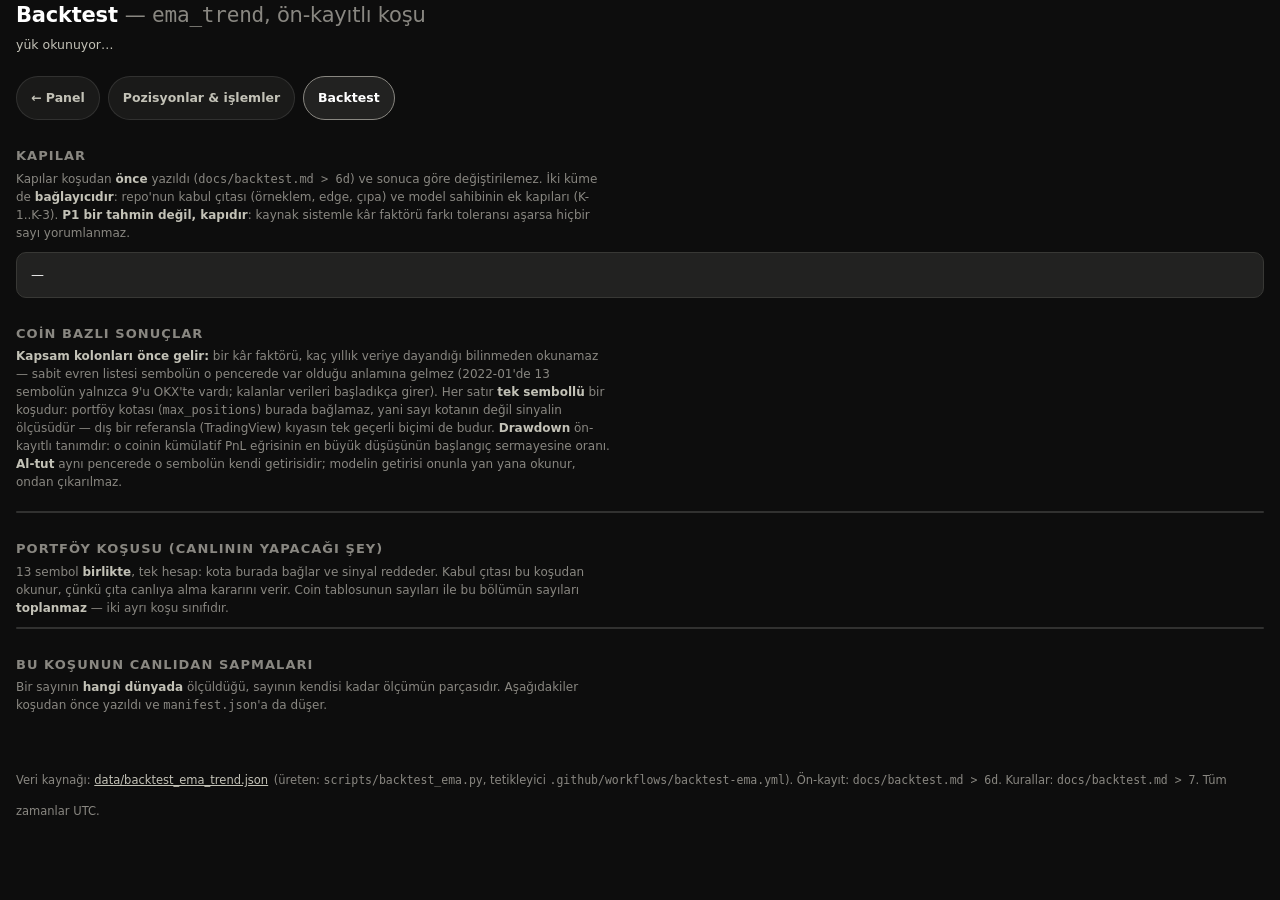
<file: docs/backtest.html>
<!doctype html>
<html lang="tr">
<head>
<meta charset="utf-8">
<meta name="viewport" content="width=device-width, initial-scale=1, viewport-fit=cover">
<meta name="color-scheme" content="dark">
<meta name="theme-color" content="#0d0d0d">
<link rel="icon" href="data:,">
<title>Backtest — ema_trend</title>
<!--
  ÖN-KAYITLI BACKTEST GÖRÜNÜMÜ: `ema_trend` modelinin iki dönemde, coin bazında
  ölçümü. Tek veri kaynağı kardeş dosya data/backtest_ema_trend.json'dır ve onu
  `scripts/backtest_ema.py` üretir.

  NEDEN AYRI BİR SAYFA. index.html'in sözleşmesi "tek veri kaynağı metrics.json"dır
  ve o dosya CANLI defteri anlatır. Backtest ise ölçümün kendisi değil, ölçüm hakkında
  bir DENEMEDİR (docs/backtest.md > 9: sonuç dosyaları `backtests/` altına yazılır ve
  depoya girmez; karara giren sayılar belgeye yazılır). İkisini aynı sayfada aynı
  tabloda göstermek, geçmiş bir pencerede ölçülen bir sayı ile canlıda biriken bir
  sayıyı aynı statüde sunardı — oysa biri bir tahmin bile değil, diğeri denetim izi.

  SAYFA HİÇBİR ŞEY HESAPLAMAZ (kural 7): kâr faktörü, ortalama R, drawdown ve kapı
  sonuçları yükten okunur. KARAR METNİ de yükten gelir (`gates.verdict`): sayfanın
  kapı sonuçlarına bakıp kendi kararını türetmesi, ölçüm için konan sınırın aynısını
  karar kuralı için delerdi.

  Ortak tasarım dili ve yardımcılar kardeş dosyalarda (shared.css, shared.js).
  Harici framework yok, build adımı yok, CDN yok.

  MOBİL: 560px altında coin tablosu kart düzenine DÖNER — yatay kaydırmada ekran
  dışına taşan bir kâr faktörü, hiç gösterilmemiş bir sayıdır.
-->
<link rel="stylesheet" href="shared.css">
<style>
  /* Yalnızca bu sayfaya özgü: kapı paneli ve coin tablosunun kart düzeni. */
  .gate-list { display: grid; gap: 8px; }
  .gate {
    display: flex; gap: 10px; align-items: baseline; justify-content: space-between;
    border: 1px solid var(--hair); border-radius: var(--radius);
    background: var(--surface); padding: 10px 12px;
  }
  .gate > div:first-child { min-width: 0; }
  .gate-k { font-weight: 650; font-size: 13px; }
  .gate-d { color: var(--ink-muted); font-size: 11.5px; margin-top: 3px; overflow-wrap: anywhere; }
  .verdict {
    border: 1px solid var(--axis); border-radius: var(--radius); background: var(--surface-2);
    padding: 12px 14px; font-size: 13px; line-height: 1.55; white-space: pre-wrap;
    overflow-wrap: anywhere;
  }
  .verdict.block { border-color: rgba(217,89,38,0.5); }
  .verdict.stop { border-color: rgba(250,178,25,0.5); }
  .verdict.pass { border-color: rgba(12,163,12,0.45); }

  .tablewrap {
    overflow-x: auto; -webkit-overflow-scrolling: touch;
    border: 1px solid var(--hair); border-radius: var(--radius); background: var(--surface);
  }
  .tablewrap > table.grid { min-width: 100%; }
  table.grid td.model-cell { white-space: nowrap; color: var(--ink); font-weight: 600; }

  /* 560px altında tablo YOK, kart VAR: 14 kolonu dar ekranda kırpmadan veren bir
     tablo düzeni yok ve kırpılan kolon hiç gösterilmemiş sayıdır. */
  .wide { display: none; }
  @media (min-width: 560px) {
    .wide { display: block; }
    .narrow { display: none; }
  }
</style>
</head>
<body>
<div class="wrap wide-page">
  <header>
    <h1>Backtest <span>— <code>ema_trend</code>, ön-kayıtlı koşu</span></h1>
    <p class="sub" id="stamp">yük okunuyor…</p>
    <div class="chips" id="chips"></div>
    <nav class="nav">
      <a href="index.html">← Panel</a>
      <a href="positions.html">Pozisyonlar &amp; işlemler</a>
      <a href="backtest.html" aria-current="page">Backtest</a>
    </nav>
    <div id="banner"></div>
  </header>

  <main>
    <section id="sec-gates">
      <h2>Kapılar</h2>
      <p class="note">
        Kapılar koşudan <b>önce</b> yazıldı (<code>docs/backtest.md &gt; 6d</code>) ve sonuca
        göre değiştirilemez. İki küme de <b>bağlayıcıdır</b>: repo'nun kabul çıtası
        (örneklem, edge, çıpa) ve model sahibinin ek kapıları (K-1..K-3). <b>P1 bir tahmin
        değil, kapıdır</b>: kaynak sistemle kâr faktörü farkı toleransı aşarsa hiçbir sayı
        yorumlanmaz.
      </p>
      <div class="verdict" id="verdict">—</div>
      <div class="gate-list" id="gates"></div>
    </section>

    <section id="sec-coins">
      <h2>Coin bazlı sonuçlar</h2>
      <p class="note">
        <b>Kapsam kolonları önce gelir:</b> bir kâr faktörü, kaç yıllık veriye dayandığı
        bilinmeden okunamaz — sabit evren listesi sembolün o pencerede var olduğu anlamına
        gelmez (2022-01'de 13 sembolün yalnızca 9'u OKX'te vardı; kalanlar verileri
        başladıkça girer).
        Her satır <b>tek sembollü</b> bir koşudur: portföy kotası (<code>max_positions</code>)
        burada bağlamaz, yani sayı kotanın değil sinyalin ölçüsüdür — dış bir referansla
        (TradingView) kıyasın tek geçerli biçimi de budur. <b>Drawdown</b> ön-kayıtlı
        tanımdır: o coinin kümülatif PnL eğrisinin en büyük düşüşünün başlangıç sermayesine
        oranı. <b>Al-tut</b> aynı pencerede o sembolün kendi getirisidir; modelin getirisi
        onunla yan yana okunur, ondan çıkarılmaz.
      </p>
      <div class="controls" id="coin-controls"></div>
      <div class="tablewrap wide"><table class="grid" id="coin-table"></table></div>
      <div class="rows narrow" id="coin-cards"></div>
    </section>

    <section id="sec-portfolio">
      <h2>Portföy koşusu (canlının yapacağı şey)</h2>
      <p class="note">
        13 sembol <b>birlikte</b>, tek hesap: kota burada bağlar ve sinyal reddeder. Kabul
        çıtası bu koşudan okunur, çünkü çıta canlıya alma kararını verir. Coin tablosunun
        sayıları ile bu bölümün sayıları <b>toplanmaz</b> — iki ayrı koşu sınıfıdır.
      </p>
      <div class="tablewrap wide"><table class="grid" id="portfolio-table"></table></div>
      <div class="rows narrow" id="portfolio-cards"></div>
    </section>

    <section id="sec-deviations">
      <h2>Bu koşunun canlıdan sapmaları</h2>
      <p class="note">
        Bir sayının <b>hangi dünyada</b> ölçüldüğü, sayının kendisi kadar ölçümün parçasıdır.
        Aşağıdakiler koşudan önce yazıldı ve <code>manifest.json</code>'a da düşer.
      </p>
      <div class="gate-list" id="deviations"></div>
    </section>
  </main>

  <footer>
    Veri kaynağı: <a href="data/backtest_ema_trend.json">data/backtest_ema_trend.json</a>
    (üreten: <code>scripts/backtest_ema.py</code>, tetikleyici
    <code>.github/workflows/backtest-ema.yml</code>).
    Ön-kayıt: <code>docs/backtest.md &gt; 6d</code>. Kurallar: <code>docs/backtest.md &gt; 7</code>.
    Tüm zamanlar UTC.
  </footer>
</div>

<script src="shared.js"></script>
<script>
"use strict";

const el = (id) => document.getElementById(id);
let PAYLOAD = null;
let PERIOD = "B";   // OOS varsayılan: kararın okunduğu pencere odur

fetchPayload("data/backtest_ema_trend.json")
  .then((data) => { PAYLOAD = data; render(); })
  .catch((err) => {
    el("stamp").textContent = "data/backtest_ema_trend.json okunamadı: " + err.message;
    el("banner").innerHTML =
      '<div class="banner">Bu sayfa <code>data/backtest_ema_trend.json</code> dosyasını okur. ' +
      'Dosya, <code>backtest-ema</code> workflow\'u koşturulup sonucu depoya yazıldığında ' +
      'oluşur — koşu yapılmadıysa sayfa boştur ve bu bir hata değildir. Yerelde görmek için ' +
      'depo kökünde <code>python -m http.server</code> çalıştırın.</div>';
  });

function render() {
  renderHeader();
  renderGates();
  renderControls();
  renderCoins();
  renderPortfolio();
  renderDeviations();
}

/* ------------------------------------------------------------------ *
 * Başlık: koşunun kimliği — hangi model, hangi pencereler, hangi maliyet.
 * ------------------------------------------------------------------ */
function renderHeader() {
  const periods = PAYLOAD.periods || {};
  const windows = Object.keys(periods).sort().map((k) => {
    const w = (periods[k] || {}).window || {};
    return k + ": " + shortTs(w.start) + " → " + shortTs(w.end);
  });
  el("stamp").textContent =
    (PAYLOAD.model || "—") + " · " + (PAYLOAD.symbols || []).length + " sembol · " + windows.join(" · ");

  const costs = PAYLOAD.costs || {};
  const chips = [
    ["katman", PAYLOAD.layer || "—"],
    ["ön-kayıt", PAYLOAD.preregistration || "—"],
    ["komisyon", fmt(costs.fee_rate * 100, 4) + "%"],
    ["kayma", fmt(costs.slippage_base * 100, 4) + "%"],
    ["embargo", (PAYLOAD.embargo_bars ?? DASH) + " bar"],
  ];
  el("chips").innerHTML = chips
    .map(([k, v]) => '<span class="chip">' + esc(k) + " <b>" + esc(v) + "</b></span>")
    .join("");
}

/* ------------------------------------------------------------------ *
 * Kapılar. Sonuç METNİ yükten gelir; sayfa kendi kararını türetmez.
 * ------------------------------------------------------------------ */
function renderGates() {
  const gates = PAYLOAD.gates;
  if (!gates) {
    el("verdict").textContent =
      "Kapılar değerlendirilmedi: koşu bölünmüş (tek dönem). İki dönemin yükü " +
      "birleştirilmeden kapı okunamaz.";
    el("gates").innerHTML = "";
    return;
  }

  const verdict = gates.verdict || "—";
  const node = el("verdict");
  node.textContent = verdict;
  node.className = "verdict " + (
    verdict.indexOf("BLOKE") >= 0 ? "block" :
    verdict.indexOf("DUR") >= 0 ? "stop" :
    verdict.indexOf("GEÇİLDİ") >= 0 ? "pass" : ""
  );

  const items = [];
  const p1 = gates.P1_tradingview_parity || {};
  for (const key of Object.keys(p1.periods || {}).sort()) {
    const row = p1.periods[key];
    items.push([
      "P1 — TradingView paritesi (dönem " + key + ")",
      "referans " + fmt(row.reference, 3) + " · ölçülen " + fmt(row.measured, 3) +
      " · sapma " + fmtSigned(row.deviation, 3) + " (tolerans ±" + fmt(p1.tolerance, 2) + ")",
      row.passed,
    ]);
  }

  const k1 = gates.K1_period_b_profit_factor || {};
  items.push([
    "K-1 — dönem B kâr faktörü > " + fmt(k1.threshold, 2),
    (k1.coins || []).length + "/" + k1.required_coins + " coin" +
    ((k1.coins || []).length ? " · " + k1.coins.join(", ") : ""),
    k1.passed,
  ]);

  const k2 = gates.K2_total_trades || {};
  items.push([
    "K-2 — toplam işlem > " + k2.threshold,
    "ölçülen " + k2.measured,
    k2.passed,
  ]);

  const k3 = gates.K3_max_drawdown || {};
  items.push([
    "K-3 — coin başına drawdown ≤ %" + fmt(k3.threshold_pct, 0),
    (k3.breaches || []).length
      ? k3.breaches.map((b) => b.symbol + " (" + b.period + "): " + pctRaw(b.drawdown_pct)).join(" · ")
      : "aşım yok",
    k3.passed,
  ]);

  for (const key of Object.keys(gates.repo_acceptance || {}).sort()) {
    const flag = gates.repo_acceptance[key];
    if (!flag) { items.push(["Repo kabul çıtası (dönem " + key + ")", "model tabloda yok", false]); continue; }
    items.push([
      "Repo kabul çıtası (dönem " + key + ")",
      "örneklem n=" + flag.measured_trades + "/" + flag.min_trades +
      " · ort.R " + fmtSigned(flag.avg_r) + " ↔ kontrol " + fmtSigned(flag.control_avg_r) +
      " · getiri " + pctSigned(flag.total_return) + " ↔ çıpa " + pctSigned(flag.benchmark_return) +
      " · band " + (flag.band ? "içinde" : "DIŞINDA"),
      flag.passed,
    ]);
  }

  el("gates").innerHTML = items.map(([k, d, ok]) =>
    '<div class="gate"><div><div class="gate-k">' + esc(k) + '</div>' +
    '<div class="gate-d">' + esc(d) + "</div></div>" +
    '<span class="badge ' + (ok ? "on" : "off") + '">' + (ok ? "GEÇTİ" : "DÜŞTÜ") + "</span></div>"
  ).join("");
}

/* ------------------------------------------------------------------ *
 * Coin tablosu.
 * ------------------------------------------------------------------ */
const COIN_COLUMNS = [
  ["symbol", "sembol", (r) => esc(String(r.symbol || "").replace("-USDT-SWAP", "")), "symcell"],
  ["model", "model", (r) => esc(r.model), "model-cell"],
  // Kapsam kolonları performans kolonlarından ÖNCE gelir: bir kâr faktörünü, kaç yıllık
  // veriye dayandığını bilmeden okumak yanıltıcıdır — sabit evren listesi sembolün o
  // pencerede var olduğu anlamına gelmez (2022-01'de 13 sembolün 9'u vardı).
  ["first_bar", "veri başı", (r) => esc(shortTs(r.first_bar))],
  ["years", "kapsam (yıl)", (r) => fmt(r.years, 2)],
  ["trades", "n", (r) => r.trades ?? DASH],
  ["win_rate_pct", "kazanç%", (r) => pctRaw(r.win_rate_pct, 1)],
  ["profit_factor", "KF", (r) => fmt(r.profit_factor)],
  ["avg_r", "ort.R", (r) => signed(r.avg_r)],
  ["avg_win_pct", "ort.kâr%", (r) => pctRaw(r.avg_win_pct)],
  ["avg_loss_pct", "ort.zarar%", (r) => pctRaw(r.avg_loss_pct)],
  ["payoff", "ödeme", (r) => fmt(r.payoff)],
  ["max_drawdown_pct", "maxDD%", (r) => signedPct(r.max_drawdown_pct)],
  ["total_return_pct", "getiri%", (r) => signedPct(r.total_return_pct)],
  ["buy_hold_pct", "al-tut%", (r) => signedPct(r.buy_hold_pct)],
  ["cost_pct", "maliyet%", (r) => pctRaw(r.cost_pct)],
  ["max_hold_bars", "azami tutuş", (r) => fmt(r.max_hold_bars, 0)],
];

const signed = (v) => '<span class="' + signClass(v) + '">' + fmtSigned(v) + "</span>";
const signedPct = (v) => '<span class="' + signClass(v) + '">' + pctRaw(v) + "</span>";

function renderControls() {
  const periods = Object.keys(PAYLOAD.periods || {}).sort();
  el("coin-controls").innerHTML =
    '<div class="seg" role="group" aria-label="Dönem">' +
    periods.map((p) =>
      '<button type="button" data-period="' + esc(p) + '" aria-pressed="' +
      (p === PERIOD ? "true" : "false") + '">Dönem ' + esc(p) + "</button>"
    ).join("") + "</div>";

  for (const button of el("coin-controls").querySelectorAll("button")) {
    button.addEventListener("click", () => {
      PERIOD = button.dataset.period;
      renderControls();
      renderCoins();
      renderPortfolio();
    });
  }
}

function coinRows() {
  return (PAYLOAD.coins || []).filter((row) => row.period === PERIOD);
}

function renderCoins() {
  const rows = coinRows();
  if (!rows.length) {
    el("coin-table").innerHTML = "";
    el("coin-cards").innerHTML = '<p class="empty">Bu dönemde coin satırı yok.</p>';
    return;
  }

  el("coin-table").innerHTML =
    "<thead><tr>" + COIN_COLUMNS.map(([, label]) => "<th>" + esc(label) + "</th>").join("") +
    "</tr></thead><tbody>" +
    rows.map((row) => {
      if (row.failed) {
        return '<tr class="data"><td class="symcell">' +
          esc(String(row.symbol).replace("-USDT-SWAP", "")) + "</td>" +
          '<td colspan="' + (COIN_COLUMNS.length - 1) + '" class="wrapcell">koşulamadı: ' +
          esc(row.failed) + "</td></tr>";
      }
      return '<tr class="data">' + COIN_COLUMNS.map(([, , render, cls]) =>
        "<td" + (cls ? ' class="' + cls + '"' : "") + ">" + render(row) + "</td>"
      ).join("") + "</tr>";
    }).join("") + "</tbody>";

  el("coin-cards").innerHTML = rows.map((row) => {
    if (row.failed) {
      return '<div class="row"><div class="row-top"><div><div class="row-sym">' +
        esc(String(row.symbol).replace("-USDT-SWAP", "")) +
        '</div><div class="row-model">koşulamadı: ' + esc(row.failed) + "</div></div></div></div>";
    }
    const cells = COIN_COLUMNS.slice(2).map(([, label, render]) =>
      "<div><span>" + esc(label) + "</span><br><b>" + render(row) + "</b></div>"
    ).join("");
    return '<div class="row"><div class="row-top"><div>' +
      '<div class="row-sym">' + esc(String(row.symbol).replace("-USDT-SWAP", "")) + "</div>" +
      '<div class="row-model">' + esc(row.model) + "</div></div>" +
      '<div class="row-val ' + signClass(row.avg_r) + '">' + fmtSigned(row.avg_r) + "R</div></div>" +
      '<div class="row-grid">' + cells + "</div></div>";
  }).join("");
}

/* ------------------------------------------------------------------ *
 * Portföy koşusu: modelin TOPLAM satırı + long/short kırılımı.
 * ------------------------------------------------------------------ */
const PORTFOLIO_COLUMNS = [
  ["model", "model", (m, d) => esc(m.model), "model-cell"],
  ["direction", "yön", (m, d) => d === "total" ? "TOPLAM" : dirBadge(d)],
  ["trades", "n", (m, d) => m[d].trades ?? DASH],
  ["avg_r", "ort.R", (m, d) => signed(m[d].avg_r)],
  ["win_rate", "kazanç%", (m, d) => pct(m[d].win_rate, 1)],
  ["profit_factor", "KF", (m, d) => fmt(m[d].profit_factor)],
  ["payoff", "ödeme", (m, d) => fmt(m[d].payoff)],
  ["max_drawdown_r", "maxDD(R)", (m, d) => fmt(m[d].max_drawdown_r)],
  ["cost_per_r", "maliyet/R", (m, d) => fmt(m[d].cost_per_r, 3)],
  ["total_return", "hesap getirisi", (m) => '<span class="' + signClass(m.account.total_return) + '">' + pctSigned(m.account.total_return) + "</span>"],
  ["account_dd", "hesap maxDD", (m) => pctSigned(m.account.max_drawdown)],
];

function renderPortfolio() {
  const period = (PAYLOAD.periods || {})[PERIOD];
  const models = (period || {}).models || [];
  if (!models.length) {
    el("portfolio-table").innerHTML = "";
    el("portfolio-cards").innerHTML = '<p class="empty">Bu dönemin portföy koşusu yükte yok.</p>';
    return;
  }

  const rows = [];
  for (const model of models) {
    for (const direction of ["total", "long", "short"]) {
      if (!model[direction] || !model[direction].trades) continue;
      rows.push([model, direction]);
    }
  }

  el("portfolio-table").innerHTML =
    "<thead><tr>" + PORTFOLIO_COLUMNS.map(([, label]) => "<th>" + esc(label) + "</th>").join("") +
    "</tr></thead><tbody>" +
    rows.map(([model, direction]) =>
      '<tr class="data">' + PORTFOLIO_COLUMNS.map(([, , render, cls]) =>
        "<td" + (cls ? ' class="' + cls + '"' : "") + ">" + render(model, direction) + "</td>"
      ).join("") + "</tr>"
    ).join("") + "</tbody>";

  el("portfolio-cards").innerHTML = models.map((model) =>
    '<div class="row"><div class="row-top"><div>' +
    '<div class="row-sym">' + esc(model.model) + "</div>" +
    '<div class="row-model">' + (model.total.trades ?? 0) + " pozisyon · hesap " +
    pctSigned(model.account.total_return) + "</div></div>" +
    '<div class="row-val ' + signClass(model.total.avg_r) + '">' + fmtSigned(model.total.avg_r) + "R</div></div>" +
    '<div class="row-grid">' +
    "<div><span>kazanç%</span><br><b>" + pct(model.total.win_rate, 1) + "</b></div>" +
    "<div><span>KF</span><br><b>" + fmt(model.total.profit_factor) + "</b></div>" +
    "<div><span>maxDD(R)</span><br><b>" + fmt(model.total.max_drawdown_r) + "</b></div>" +
    "<div><span>maliyet/R</span><br><b>" + fmt(model.total.cost_per_r, 3) + "</b></div>" +
    "</div></div>"
  ).join("");
}

/* ------------------------------------------------------------------ *
 * Sapmalar: koşunun canlıdan farkları.
 * ------------------------------------------------------------------ */
function renderDeviations() {
  const period = (PAYLOAD.periods || {})[PERIOD] || {};
  const dev = period.deviations || {};
  const items = [];

  if (dev.costs) {
    items.push([
      "Maliyet varsayımı canlıdan FARKLI",
      "komisyon " + fmt(dev.costs.live_fee_rate * 100, 4) + "% → " + fmt(dev.costs.run_fee_rate * 100, 4) + "%, " +
      "kayma " + fmt(dev.costs.live_slippage_base * 100, 4) + "% → " + fmt(dev.costs.run_slippage_base * 100, 4) + "%. " +
      "Dolum başına " + fmt((dev.costs.live_fee_rate + dev.costs.live_slippage_base) * 100, 4) + "% → " +
      fmt((dev.costs.run_fee_rate + dev.costs.run_slippage_base) * 100, 4) + "%.",
    ]);
  }
  if (dev.signals_per_bar) {
    items.push([
      "Telafi barlarında sinyal",
      "canlı: " + (dev.signals_per_bar.live ? "açık" : "kapalı") + " · koşu: " +
      (dev.signals_per_bar.run ? "açık" : "kapalı") +
      ". Kapalıyken tüm pencere tek sinyal üretirdi; bu sapma backtest'i işlem SIKLIĞI " +
      "açısından iyimser kılar (docs/backtest.md > 5a).",
    ]);
  }
  if (dev.history_bars) {
    items.push([
      "Anlık görüntü derinliği",
      "config " + dev.history_bars.config + " bar → koşu " + dev.history_bars.used + " bar " +
      "(yalnızca derinleştirir; sinyali değiştirmemesi Kapı 0'da sınanır).",
    ]);
  }
  if (dev.funding_history_periods) {
    items.push([
      "Funding geçmişi derinliği",
      dev.funding_history_periods + " periyot. Kaydı olmayan anda funding İŞLENMEZ " +
      "(uydurma yok), yani derinlik yetmezse eski dönem iyimser çıkar.",
    ]);
  }
  if (dev.signal_cutoff) {
    items.push([
      "Sinyal kesimi (dönem ataması)",
      fullTs(dev.signal_cutoff) + " sonrası YENİ sinyal yok; barlar pozisyon yönetimi için " +
      "işlenmeye devam etti. Bir işlem GİRİŞ tarihine göre döneme aittir.",
    ]);
  }

  const validity = period.validity || {};
  const gaps = Object.keys(validity).filter((model) =>
    (validity[model].missing_bars || 0) > 0 || (validity[model].unchecked_position_bars || 0) > 0
  );
  if (gaps.length) {
    items.push([
      "⚠ Veri bütünlüğü kapısı (B-2)",
      gaps.map((model) =>
        model + ": eksik bar " + validity[model].missing_bars +
        ", kontrolsüz pozisyon barı " + validity[model].unchecked_position_bars
      ).join(" · ") + " — sıfırdan büyükse pencere eksik bir geçmişin üstüne yazılmıştır.",
    ]);
  }

  el("deviations").innerHTML = items.length
    ? items.map(([k, d]) =>
        '<div class="gate"><div><div class="gate-k">' + esc(k) + "</div>" +
        '<div class="gate-d">' + esc(d) + "</div></div></div>"
      ).join("")
    : '<p class="empty">Bu dönem için kayıtlı sapma yok.</p>';
}
</script>
</body>
</html>
</file>
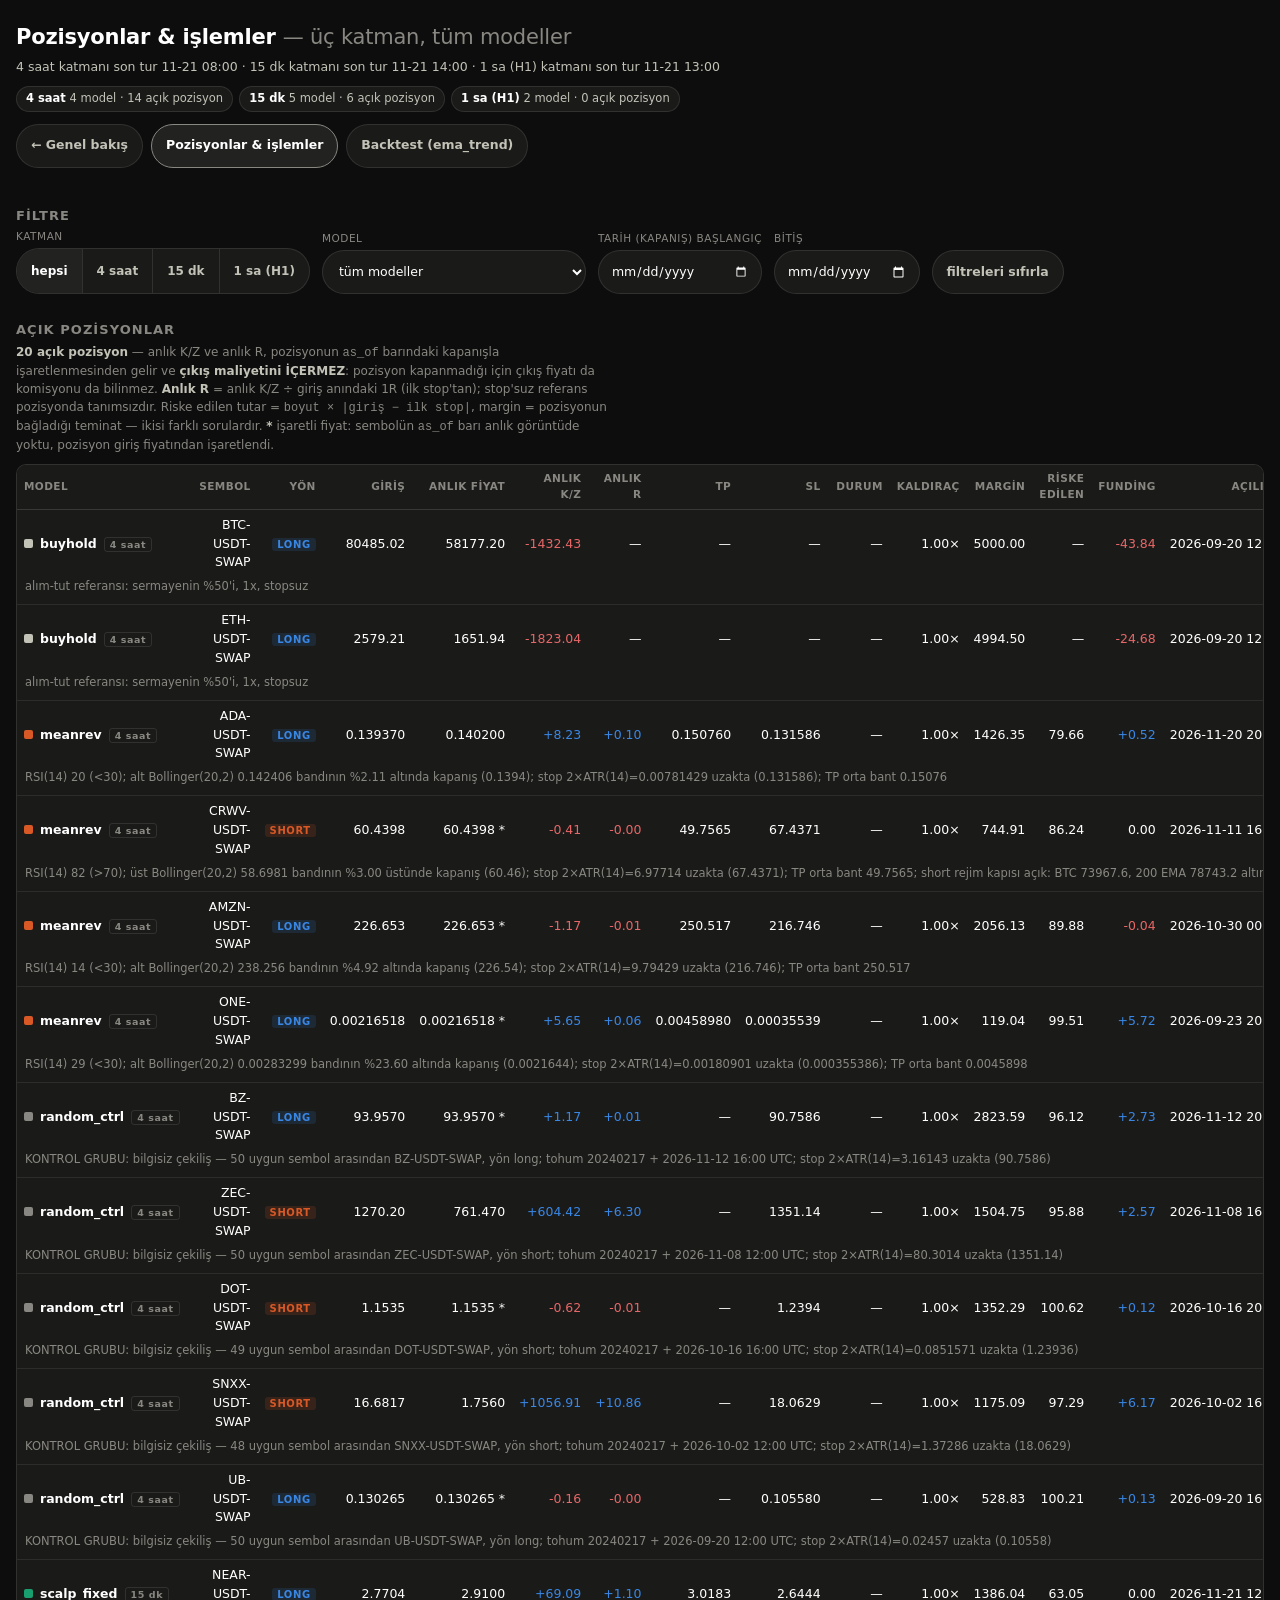
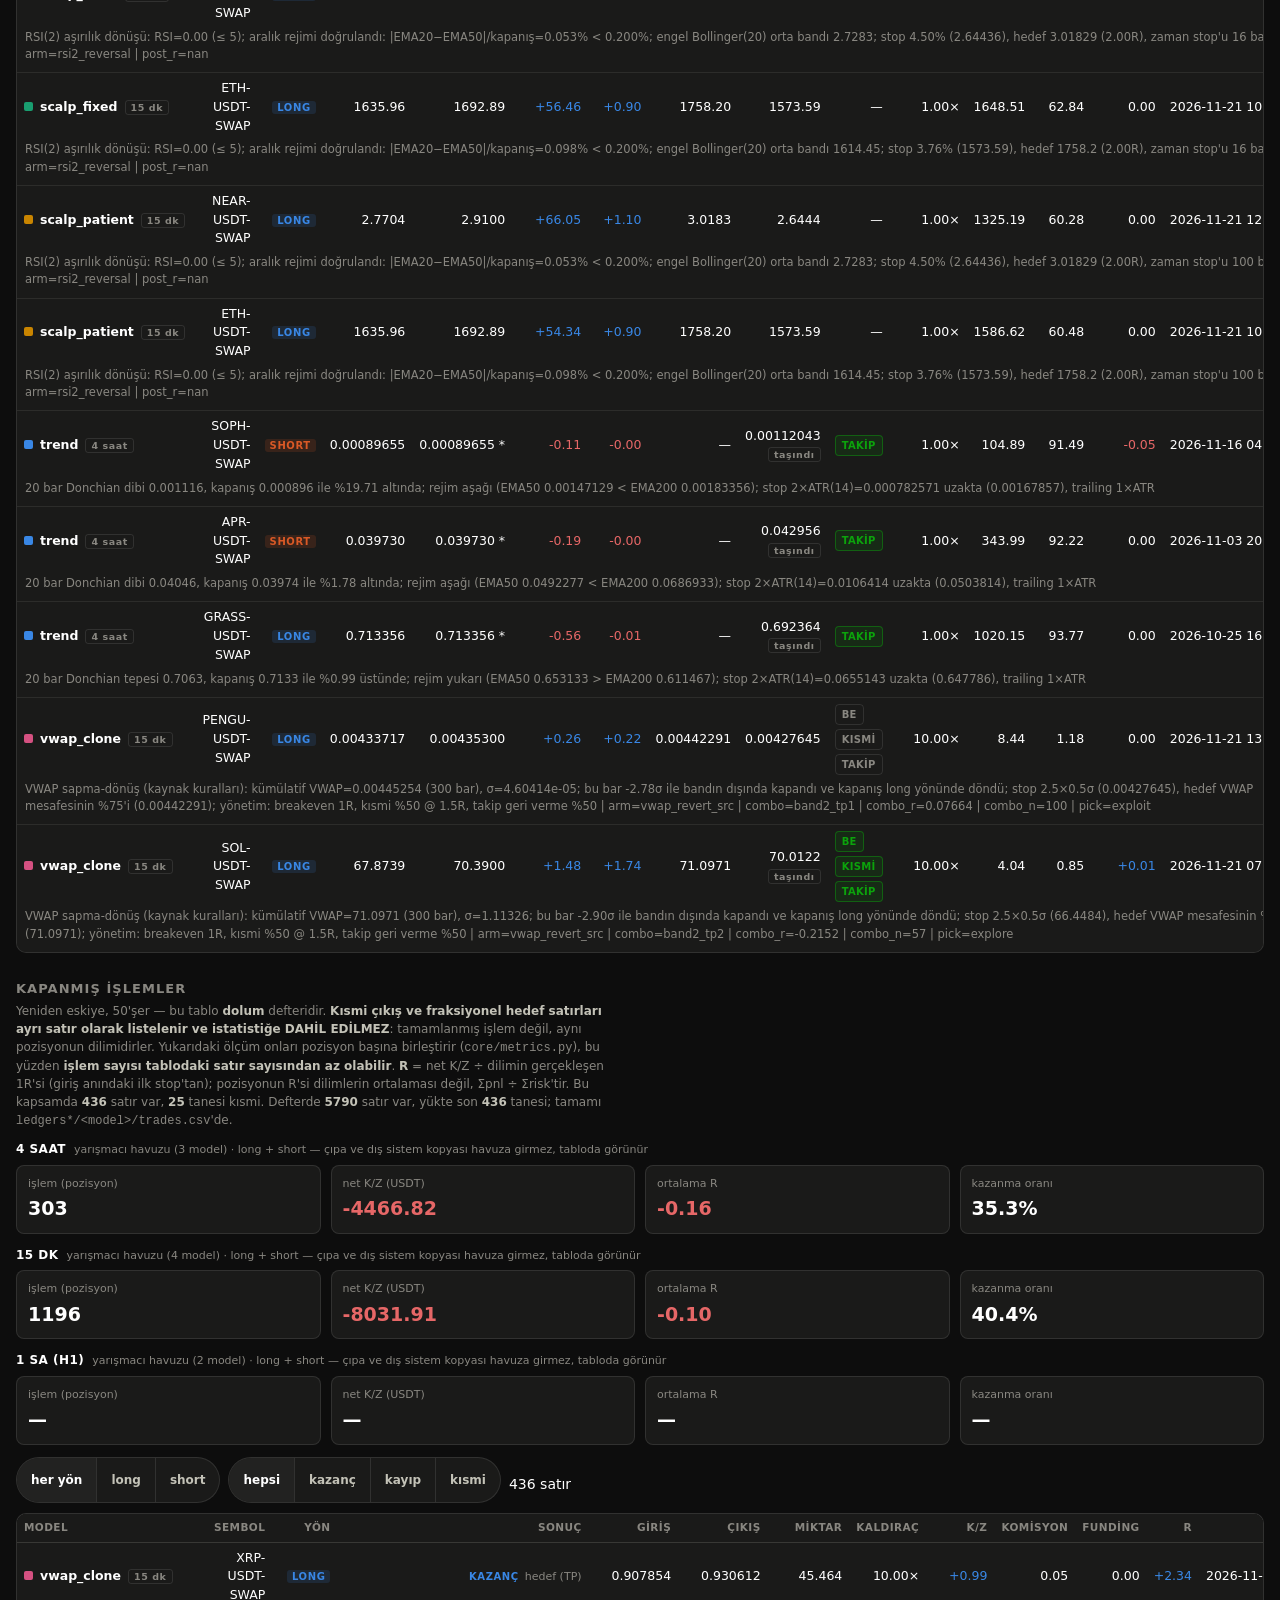
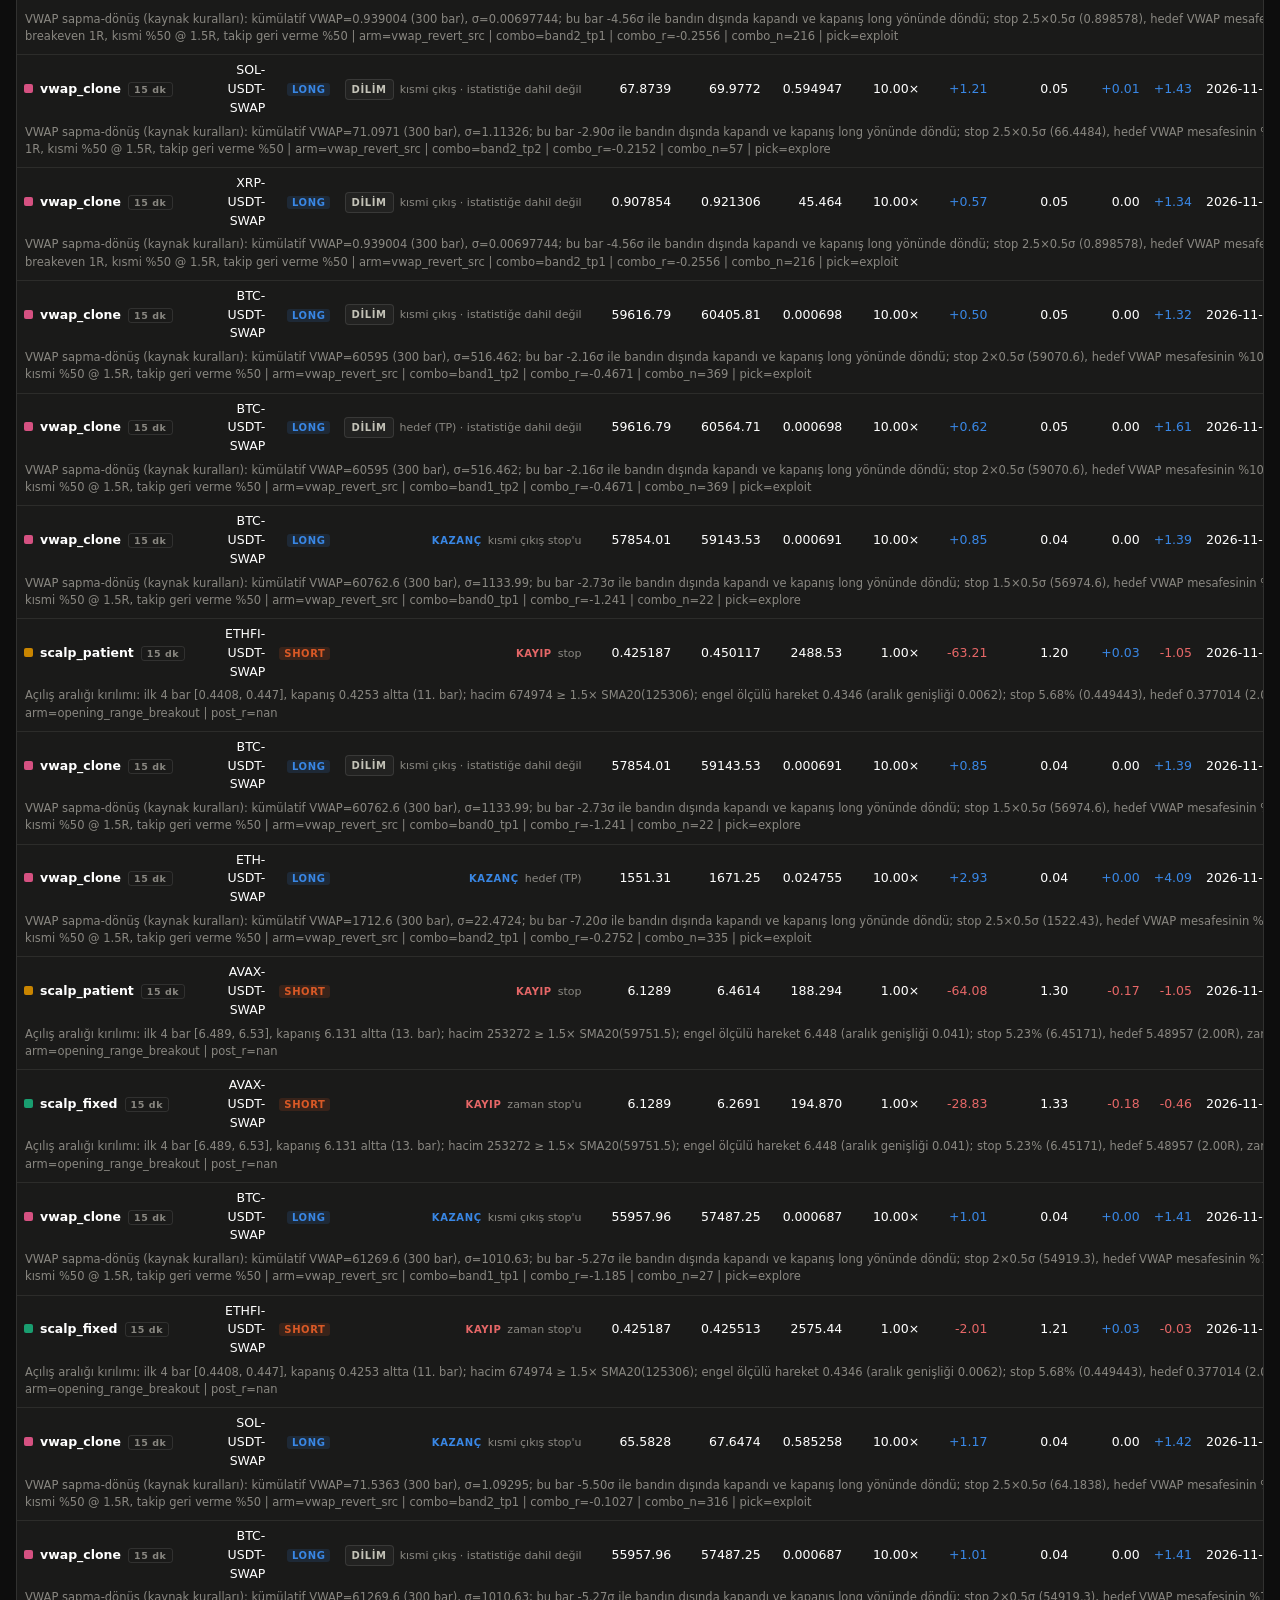
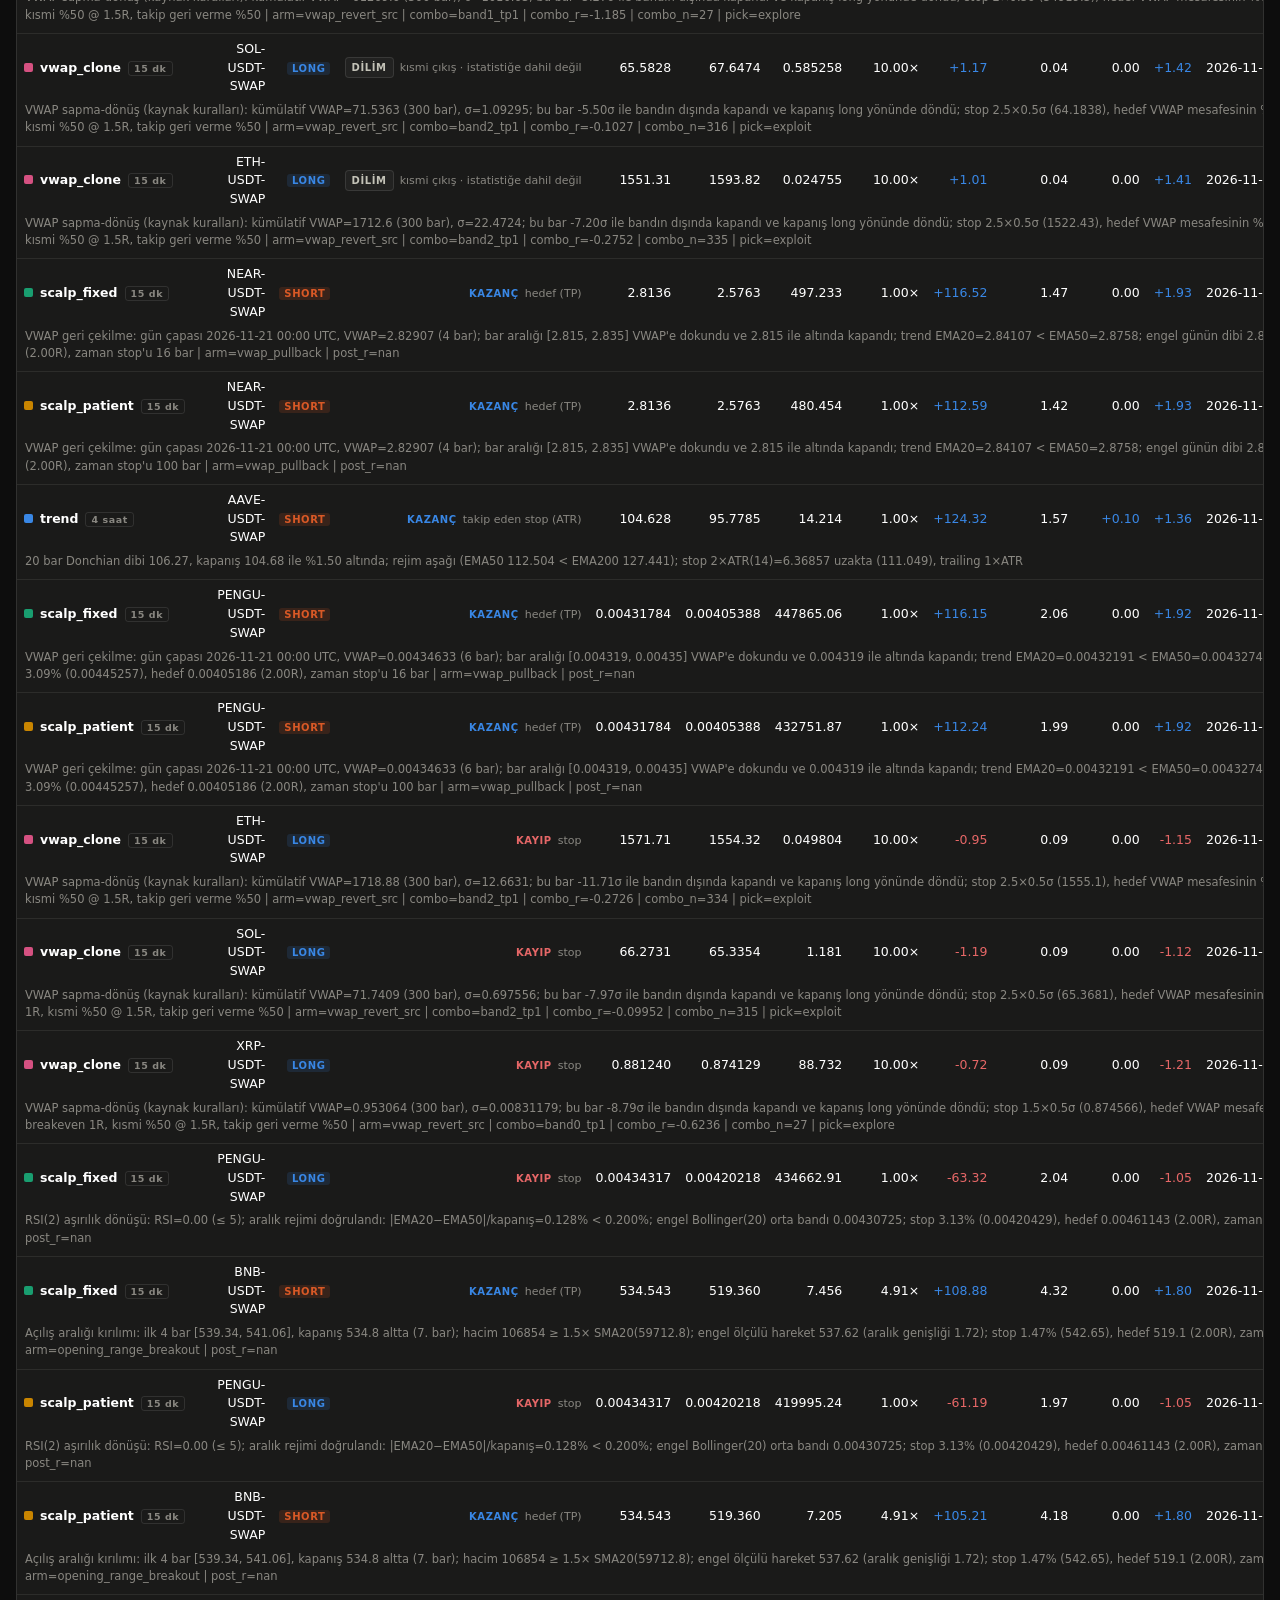
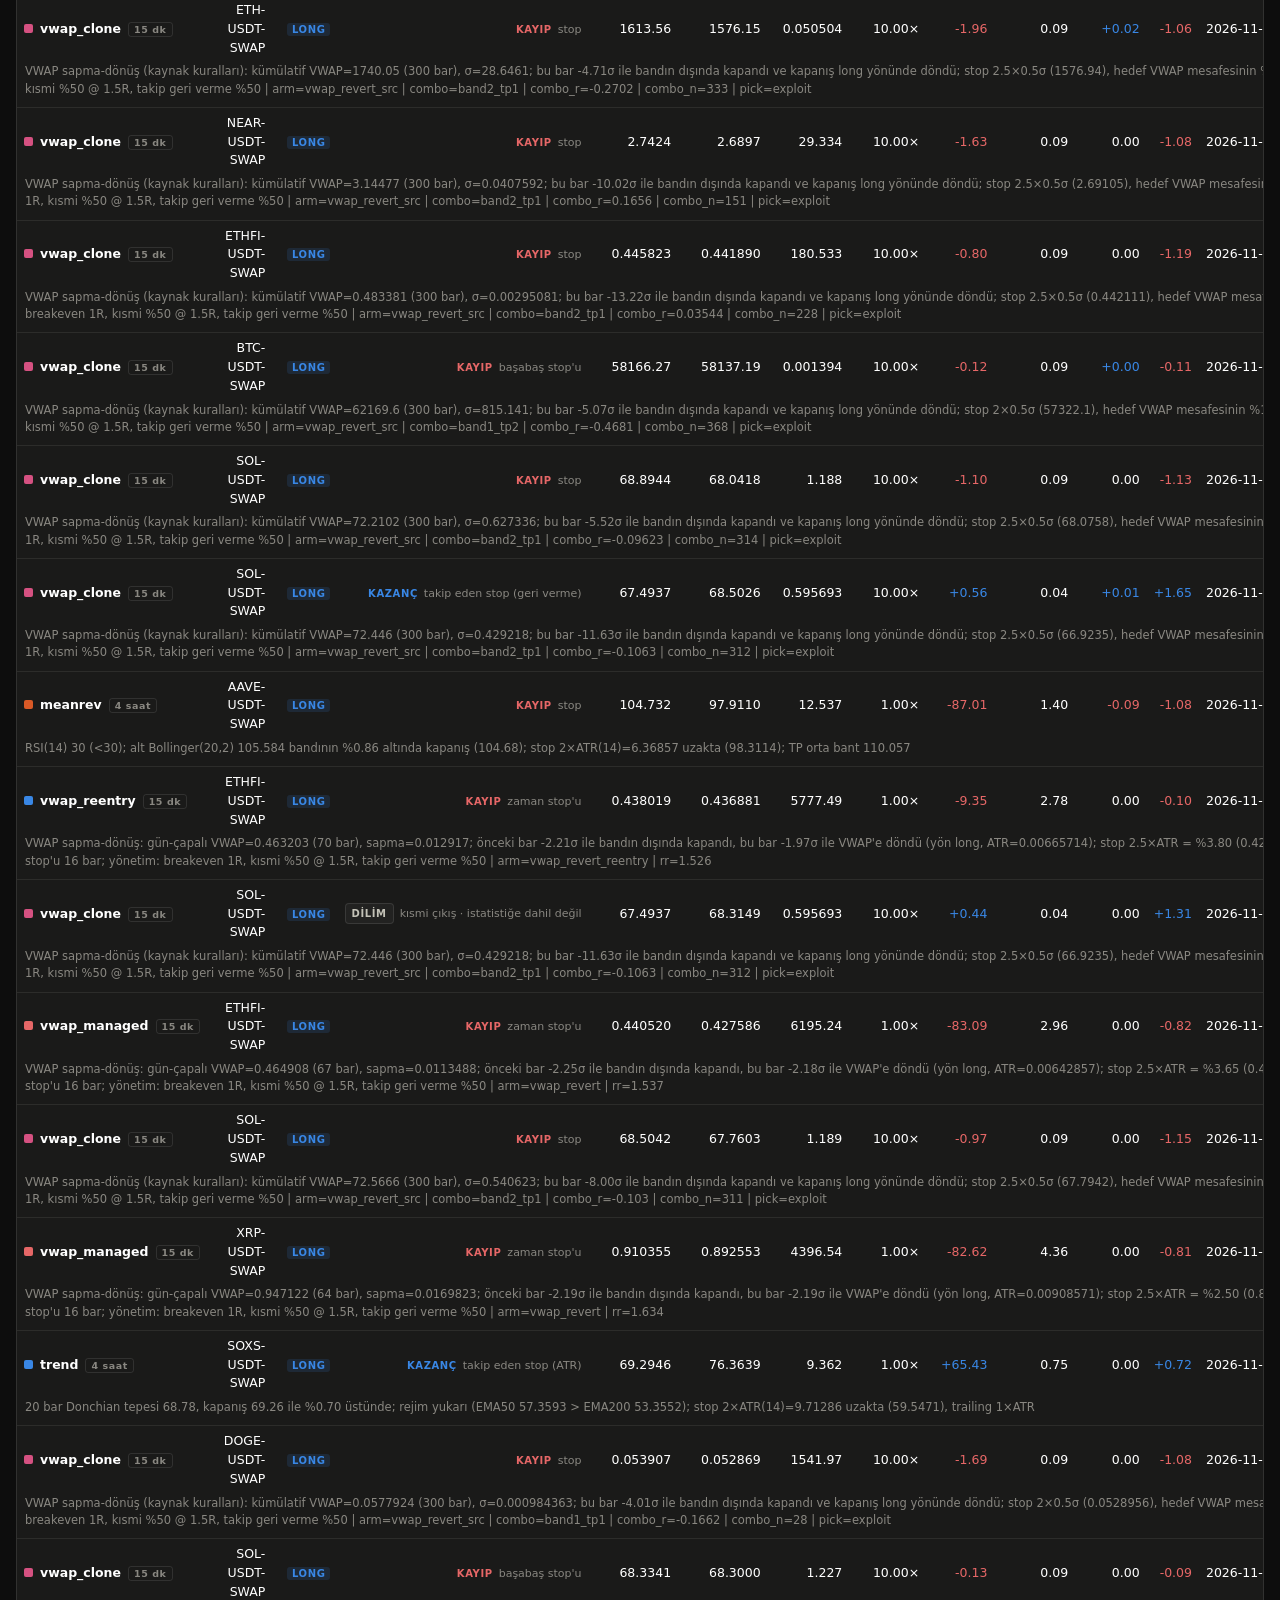
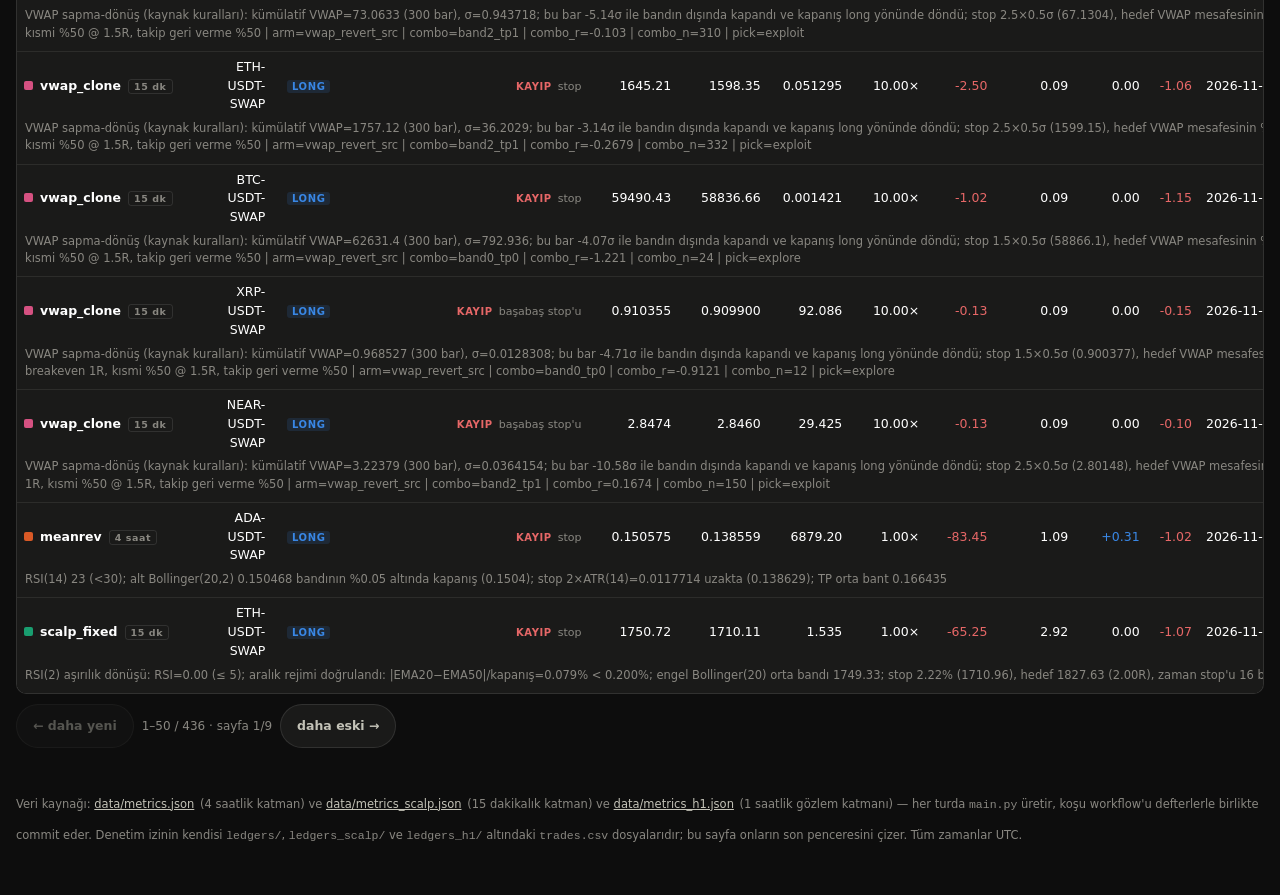
<file: docs/positions.html>
<!doctype html>
<html lang="tr">
<head>
<meta charset="utf-8">
<meta name="viewport" content="width=device-width, initial-scale=1, viewport-fit=cover">
<meta name="color-scheme" content="dark">
<meta name="theme-color" content="#0d0d0d">
<link rel="icon" href="data:,">
<title>Pozisyonlar & işlemler — Paper Trading</title>
<!--
  YOĞUN GÖRÜNÜM: açık pozisyonların ve kapanmış işlemlerin tamamı, ÜÇ KATMAN
  (4 saatlik `base`, 15 dakikalık `scalp` ve 1 saatlik `h1` gözlem katmanı) tek sayfada, model filtresiyle.

  Neden iki katman aynı sayfada ama aynı İSTATİSTİKTE değil: bu sayfa bir sıralama
  tablosu değil, bir DEFTER GÖRÜNÜMÜDÜR — "şu anda ne açık, bugüne kadar ne kapandı"
  sorusunu cevaplar. Katmanlar arası kıyas yapılmaz (CLAUDE.md > Katmanlar), bu yüzden
  katman her satırda etiketiyle durur ve ölçüm şeridi KATMAN BAŞINA AYRI bir kart
  verir; iki katmanın ortalama R'si hiçbir görünümde tek bir sayıda toplanmaz.

  Sayfa ORTALAMA R ve KAZANMA ORANINI HESAPLAMAZ: ikisini de yükten okur
  (shared.js::statsSlice -> core/metrics.py). Aynı sayının iki yerde hesaplanması,
  bugün hizalansa bile yarın ayrışır ve aynı model iki sayfada iki farklı kazanma
  oranı gösterirdi — okuyucuya iki ayrı ölçüm gibi gelirdi (kural 7).

  Tablo bir DOLUM defteridir: kısmi çıkışlar ve fraksiyonel hedefler ayrı satır olarak
  GÖRÜNÜR ama istatistiğe GİRMEZ ve "DİLİM" etiketiyle durur. Tamamlanmış bir işlem
  değil, aynı pozisyonun bir dilimidirler; ölçüm onları pozisyon başına birleştirir
  (core/metrics.py::merge_fills), bu yüzden işlem sayısı satır sayısından az olabilir.

  Ortak tasarım dili ve yardımcılar kardeş dosyalarda: shared.css, shared.js. Harici
  framework yok, build adımı yok, CDN yok.

  MOBİL: 480px altında tablolar kart düzenine DÖNER (yatay kaydırma değil) — kritik
  kolon ekran dışına taşarsa sayfa o sayıyı hiç göstermemiş olur. 480px ile tam
  genişliğin arasındaki ekranlarda tablo KENDİ konteynerinde kayar, sayfa değil.
-->
<link rel="stylesheet" href="shared.css">
<style>
  /* Yalnızca bu sayfaya özgü: yoğun tablonun kırılımı ve durum rozetleri. */

  /* Tablo ile kart AYNI veriyi iki düzende verir; hangisinin görüneceğine yalnızca
     genişlik karar verir. Eşik 480px: altında hiçbir tablo düzeni 15 kolonu sayıları
     kırpmadan veremez, üstünde tablo konteyneri kendi içinde kayar. */
  .wide { display: none; }
  .tablewrap {
    overflow-x: auto; -webkit-overflow-scrolling: touch;
    border: 1px solid var(--hair); border-radius: var(--radius); background: var(--surface);
  }
  .tablewrap > table.grid { min-width: 100%; }
  .tablewrap table.grid th { position: sticky; top: 0; background: var(--surface); z-index: 1; }
  /* Model adı satırın kimliğidir: sarmaz, kırpılmaz. */
  table.grid td.model-cell { white-space: nowrap; color: var(--ink); font-weight: 600; }
  table.grid td.state-cell { white-space: nowrap; }
  /* Sonuç kolonu: KAZANÇ/KAYIP ayrımı renkle DEĞİL, önce sözle verilir — renk körlüğünde
     tek başına renk bir sonuç bildiremez. */
  .outcome { display: inline-flex; align-items: baseline; gap: 6px; white-space: nowrap; }
  .outcome b { font-size: 10px; letter-spacing: 0.06em; font-weight: 700; }
  .outcome span { color: var(--ink-muted); font-size: 11px; }

  .filters { display: flex; flex-wrap: wrap; gap: 10px 12px; align-items: flex-end; }
  .filters .field select { max-width: min(92vw, 320px); }
  .summary { margin-bottom: 10px; }

  /* Ölçüm kartı KATMAN BAŞINADIR: `layer=all` iken iki kart yan yana değil ALT ALTA
     durur ve her biri kendi başlığını taşır. Yan yana koymak, iki katmanın sayılarını
     aynı satırda kıyaslanacak bir çift gibi gösterirdi (CLAUDE.md > Katmanlar). */
  .measure { margin-bottom: 12px; }
  .measure-h { display: flex; flex-wrap: wrap; gap: 4px 8px; align-items: baseline; margin-bottom: 6px; }
  .measure-h b { font-size: 12px; letter-spacing: 0.04em; text-transform: uppercase; }
  .measure-h span { color: var(--ink-muted); font-size: 11px; }
  .measure-note { margin-top: -2px; }

  @media (min-width: 480px) {
    .wide { display: block; }
    .narrow { display: none; }
  }
</style>
</head>

<body>
<div class="wrap wide-page">

  <header class="top">
    <h1>Pozisyonlar &amp; işlemler <span>— üç katman, tüm modeller</span></h1>
    <p class="sub" id="stamp">yükleniyor…</p>
    <div class="chips" id="chips"></div>
    <nav class="nav">
      <a href="index.html">← Genel bakış</a>
      <a href="positions.html" aria-current="page">Pozisyonlar &amp; işlemler</a>
      <a href="backtest.html">Backtest (ema_trend)</a>
    </nav>
    <div id="banner"></div>
  </header>

  <main>
    <section id="sec-filters">
      <h2>Filtre</h2>
      <div class="filters" id="filters"></div>
    </section>

    <section id="sec-open">
      <h2>Açık pozisyonlar</h2>
      <p class="note" id="open-note"></p>
      <div id="open-host"></div>
    </section>

    <section id="sec-closed">
      <h2>Kapanmış işlemler</h2>
      <p class="note" id="closed-note"></p>
      <div id="closed-summary"></div>
      <div class="controls" id="closed-filters"></div>
      <div id="closed-host"></div>
      <div class="pager" id="closed-pager"></div>
    </section>
  </main>

  <footer>
    Veri kaynağı: <a href="data/metrics.json">data/metrics.json</a> (4 saatlik katman) ve
    <a href="data/metrics_scalp.json">data/metrics_scalp.json</a> (15 dakikalık katman) ve
    <a href="data/metrics_h1.json">data/metrics_h1.json</a> (1 saatlik gözlem katmanı) —
    her turda <code>main.py</code> üretir, koşu workflow'u defterlerle birlikte commit eder.
    Denetim izinin kendisi <code>ledgers/</code>, <code>ledgers_scalp/</code> ve <code>ledgers_h1/</code> altındaki
    <code>trades.csv</code> dosyalarıdır; bu sayfa onların son penceresini çizer.
    Tüm zamanlar UTC. <span id="foot-extra"></span>
  </footer>

</div>

<script src="shared.js"></script>
<script>
"use strict";

/* ------------------------------------------------------------------ *
 * Katmanlar. İkisi AYRI yüktür ve ayrı turlarda koşar (config.yaml >
 * layers): biri okunamıyorsa (katman henüz hiç koşmadı, fork) sayfa
 * diğerini gösterir ve eksikliği SÖYLER — sessizce boş bir tablo,
 * "hiç işlem yok" ile "dosya yok"u aynı görüntüye indirirdi.
 * ------------------------------------------------------------------ */
const LAYERS = [
  { key: "base",  file: "data/metrics.json",       label: "4 saat",  note: "ana yarışma" },
  { key: "scalp", file: "data/metrics_scalp.json", label: "15 dk",   note: "scalp katmanı" },
  { key: "h1",    file: "data/metrics_h1.json",    label: "1 sa (H1)", note: "H1 gözlem katmanı — ön-kayıtsız" },
];

const TRADE_PAGE_SIZE = 50;

let PAYLOADS = {};        // katman -> yük
let MISSING = [];         // okunamayan katmanlar
let POSITIONS = [];       // tüm açık pozisyonlar (katman etiketli)
let TRADES = [];          // tüm kapanmış işlem satırları (katman etiketli)
let MODEL_INDEX = [];     // {layer, model, is_replica, is_benchmark}
let TRADE_WINDOW = [];    // {layer, model, total, shown} — yükün penceresi
let STYLE = {};           // model -> {color, ...}; docs/shared.js::assignStyles

const view = { layer: "all", model: "all", dir: "all", outcome: "all", from: "", to: "", page: 0 };

/* ------------------------------------------------------------------ *
 * Yükleme — iki yük paralel okunur, biri düşerse diğeri çizilir.
 * ------------------------------------------------------------------ */
Promise.all(LAYERS.map((layer) =>
  fetchPayload(layer.file)
    .then((d) => ({ layer, data: d }))
    .catch(() => ({ layer, data: null }))
)).then((results) => {
  for (const { layer, data } of results) {
    if (data) PAYLOADS[layer.key] = data; else MISSING.push(layer);
  }
  if (!Object.keys(PAYLOADS).length) {
    el("stamp").textContent = "Hiçbir metrics yükü okunamadı.";
    el("banner").innerHTML =
      '<div class="banner">Sayfa veriyi <code>data/metrics.json</code> ve ' +
      '<code>data/metrics_scalp.json</code> dosyalarından okur. Yerelde görmek için depo ' +
      'kökünde <code>python -m http.server</code> çalıştırın (<code>file://</code> ile fetch ' +
      'tarayıcı tarafından engellenir).</div>';
    return;
  }
  collect();
  readHash();
  renderHeader();
  renderFilters();
  renderAll();
  window.addEventListener("hashchange", () => { readHash(); renderFilters(); renderAll(); });
});

/* ------------------------------------------------------------------ *
 * Toplama: iki yükü TEK listeye indirger ama katman etiketini her
 * satırda taşır — satırın hangi ölçüm koşulundan geldiği kaybolursa
 * iki katman farkında olmadan aynı istatistikte toplanırdı.
 * ------------------------------------------------------------------ */
function collect() {
  POSITIONS = [];
  TRADES = [];
  MODEL_INDEX = [];
  TRADE_WINDOW = [];
  const styleModels = [], benchmarks = [], controls = [];

  for (const layer of LAYERS) {
    const d = PAYLOADS[layer.key];
    if (!d) continue;
    const replicaNames = d.replicas || [];
    const benchNames = d.benchmarks || [];
    const control = (d.acceptance || {}).control_model || null;

    for (const m of (d.models || [])) {
      const name = m.model || m.name;
      MODEL_INDEX.push({
        layer: layer.key,
        model: name,
        is_replica: !!m.is_replica || replicaNames.includes(name),
        is_benchmark: !!m.is_benchmark || benchNames.includes(name),
      });
      styleModels.push(name);
      if (benchNames.includes(name)) benchmarks.push(name);
      if (name === control) controls.push(name);
    }

    for (const p of (d.open_positions || [])) POSITIONS.push({ ...p, layer: layer.key });

    const section = (d.model_trades || {}).models || {};
    const names = Object.keys(section);
    if (names.length) {
      for (const model of names) {
        const entry = section[model] || {};
        const rows = entry.trades || [];
        for (const t of rows) TRADES.push({ ...t, model: t.model || model, layer: layer.key });
        TRADE_WINDOW.push({
          layer: layer.key, model,
          total: num(entry.total) ?? rows.length, shown: rows.length,
        });
      }
    } else {
      // `model_trades` bölümünden önce üretilmiş bir yük: ortak akış sessizce boş
      // gösterilmez, elde olan satırlar çizilir ve pencerenin eksik olduğu yazılır.
      for (const t of (d.recent_trades || [])) TRADES.push({ ...t, layer: layer.key, partialWindow: true });
    }
  }

  POSITIONS.sort((a, b) =>
    (a.model || "").localeCompare(b.model || "") ||
    String(b.opened_at || "").localeCompare(String(a.opened_at || "")));
  TRADES.sort((a, b) => String(b.closed_at || "").localeCompare(String(a.closed_at || "")));
  indexFills();
  STYLE = assignStyles(styleModels, benchmarks, controls[0] || null);
}

const layerLabel = (key) => (LAYERS.find((l) => l.key === key) || {}).label || key;
const modelKey = (row) => row.layer + "::" + row.model;

/* Yükte üç alan bulunmayabilir (bu sayfadan ÖNCE üretilmiş bir metrics.json):
   durum rozetleri, riske edilen tutar ve çıkışın alt sebebi. Eksikliği "—" ile
   geçiştirmek, okuyucuya "bu pozisyonda yönetim yok" dedirtirdi; sayfa bunun yerine
   yükün eski olduğunu söyler. */
const hasExitState = () => POSITIONS.some((p) => "breakeven_done" in p);
const hasLeverage = () => TRADES.some((t) => "leverage" in t);

/* ------------------------------------------------------------------ *
 * Adres çubuğu = görünüm durumu: filtrelenmiş bir görünüm
 * paylaşılabilir ve geri tuşu çalışır olmalı.
 * ------------------------------------------------------------------ */
function readHash() {
  const raw = (location.hash || "").replace(/^#/, "");
  const params = new URLSearchParams(raw);
  view.layer = params.get("layer") || "all";
  view.model = params.get("model") || "all";
  view.dir = params.get("dir") || "all";
  view.outcome = params.get("outcome") || "all";
  view.from = params.get("from") || "";
  view.to = params.get("to") || "";
  view.page = Math.max(0, parseInt(params.get("page") || "0", 10) || 0);
}

function writeHash(reset) {
  if (reset) view.page = 0;
  const params = new URLSearchParams();
  for (const key of ["layer", "model", "dir", "outcome", "from", "to"]) {
    if (view[key] && view[key] !== "all") params.set(key, view[key]);
  }
  if (view.page) params.set("page", String(view.page));
  const next = params.toString();
  // `replaceState` değil `hash`: geri tuşu filtre adımlarını geri almalı.
  location.hash = next ? "#" + next : "";
}

/* ------------------------------------------------------------------ *
 * Başlık
 * ------------------------------------------------------------------ */
function renderHeader() {
  const parts = LAYERS.filter((l) => PAYLOADS[l.key]).map((l) =>
    l.label + " katmanı son tur " + shortTs(PAYLOADS[l.key].as_of));
  el("stamp").textContent = parts.join(" · ");

  const chips = [];
  for (const layer of LAYERS) {
    const d = PAYLOADS[layer.key];
    if (!d) continue;
    const open = (d.open_positions || []).length;
    const models = (d.models || []).length;
    chips.push("<b>" + esc(layer.label) + "</b> " + models + " model · " + open + " açık pozisyon");
  }
  el("chips").innerHTML = chips.map((c) => '<span class="chip">' + c + "</span>").join("");

  const warnings = MISSING.map((l) =>
    l.label + " katmanının yükü (<code>" + esc(l.file) + "</code>) okunamadı: o katmanın " +
    "satırları bu sayfada yok.");
  const stale = [];
  if (POSITIONS.length && !hasExitState()) {
    stale.push("Yükte çıkış yönetimi durumu (başabaş/kısmi/takip) ve riske edilen tutar yok: " +
      "bu alanlar <code>core/report.py</code>'ye bu sayfayla eklendi ve bir SONRAKİ turda gelir. " +
      "Durum kolonu o zamana kadar boş kalır — uydurulmaz.");
  }
  el("banner").innerHTML = [...warnings, ...stale]
    .map((text) => '<div class="banner">' + text + "</div>").join("");
}

/* ------------------------------------------------------------------ *
 * Filtreler
 * ------------------------------------------------------------------ */
function renderFilters() {
  const layers = LAYERS.filter((l) => PAYLOADS[l.key]);
  const options = ['<option value="all">tüm modeller</option>'];
  for (const layer of layers) {
    const rows = MODEL_INDEX.filter((m) => m.layer === layer.key);
    if (!rows.length) continue;
    options.push('<optgroup label="' + esc(layer.label + " — " + layer.note) + '">');
    for (const m of rows) {
      const suffix = m.is_benchmark ? " (referans çıpası)" : m.is_replica ? " (dış sistem kopyası)" : "";
      const key = m.layer + "::" + m.model;
      options.push('<option value="' + esc(key) + '"' + (view.model === key ? " selected" : "") + ">" +
        esc(m.model + suffix) + "</option>");
    }
    options.push("</optgroup>");
  }

  const layerSeg = layers.length > 1
    ? '<div class="field"><span>katman</span><div class="seg" id="layer-seg">' +
      [["all", "hepsi"], ...layers.map((l) => [l.key, l.label])].map(([key, label]) =>
        '<button type="button" data-layer="' + esc(key) + '" aria-pressed="' +
        (view.layer === key) + '">' + esc(label) + "</button>").join("") + "</div></div>"
    : "";

  el("filters").innerHTML =
    layerSeg +
    '<div class="field"><span>model</span><select id="model-select">' + options.join("") + "</select></div>" +
    '<div class="field"><span>tarih (kapanış) başlangıç</span>' +
      '<input type="date" id="from-date" value="' + esc(view.from) + '"></div>' +
    '<div class="field"><span>bitiş</span>' +
      '<input type="date" id="to-date" value="' + esc(view.to) + '"></div>' +
    '<button type="button" class="linkbtn" id="reset">filtreleri sıfırla</button>';

  const seg = el("layer-seg");
  if (seg) {
    seg.querySelectorAll("button[data-layer]").forEach((button) => {
      button.addEventListener("click", () => {
        view.layer = button.dataset.layer;
        // Katman değişince başka bir katmanın modeli seçili kalamaz.
        if (view.model !== "all" && view.layer !== "all" && !view.model.startsWith(view.layer + "::")) {
          view.model = "all";
        }
        writeHash(true);
      });
    });
  }
  el("model-select").addEventListener("change", (ev) => {
    view.model = ev.target.value;
    if (view.model !== "all") view.layer = view.model.split("::")[0];
    writeHash(true);
  });
  el("from-date").addEventListener("change", (ev) => { view.from = ev.target.value; writeHash(true); });
  el("to-date").addEventListener("change", (ev) => { view.to = ev.target.value; writeHash(true); });
  el("reset").addEventListener("click", () => {
    view.layer = "all"; view.model = "all"; view.dir = "all"; view.outcome = "all";
    view.from = ""; view.to = ""; writeHash(true);
  });
}

const matchesScope = (row) =>
  (view.layer === "all" || row.layer === view.layer) &&
  (view.model === "all" || modelKey(row) === view.model);

function renderAll() {
  renderOpen();
  renderClosed();
}

/* ================================================================== *
 * AÇIK POZİSYONLAR
 * ================================================================== */
const OPEN_COLUMNS = [
  "model", "sembol", "yön", "giriş", "anlık fiyat", "anlık K/Z", "anlık R",
  "TP", "SL", "durum", "kaldıraç", "margin", "riske edilen", "funding", "açılış (UTC)",
];

/* Hedefler KALAN hedeflerdir: dolmuş bir kısmi TP pozisyondan düşülür
   (core/portfolio.py), yani kolon "bundan sonra ne bekleniyor"u gösterir. */
function targetHtml(position) {
  const targets = position.take_profits || [];
  if (!targets.length) return DASH;
  return targets.map((tp) => {
    const fraction = num(tp.fraction);
    const text = price(tp.price) + (fraction !== null && fraction < 1 ? " (%" + (fraction * 100).toFixed(0) + ")" : "");
    return '<span class="nw">' + esc(text) + "</span>";
  }).join(" / ");
}

function stopHtml(position) {
  if (position.stop_price == null) return DASH;   // stop'suz referans çıpası (kural 15)
  const moved = position.stop_moved;
  return '<span class="nw">' + esc(price(position.stop_price)) + "</span>" +
    (moved ? ' <span class="tag" title="ilk stop: ' + esc(price(position.initial_stop_price)) +
      '">taşındı</span>' : "");
}

/* Durum rozetleri: mekanizma BİLDİRİLMİŞSE görünür, TETİKLENMİŞSE yanar.
   Bildirilmemiş bir mekanizmayı "kapalı" diye çizmek, üç aşamalı çıkış yönetimini
   hiç kullanmayan bir modeli kullanıyormuş gibi gösterirdi (kural 13b: alanların
   varsayılanı None'dır ve doldurmayan model bu yetenekten etkilenmez). */
function stateHtml(position) {
  if (!("breakeven_done" in position)) return DASH;
  const badges = [];
  if (position.breakeven_at_r != null) {
    badges.push([position.breakeven_done, "BE",
      "başabaş: " + fmt(position.breakeven_at_r, 1) + "R'da stop girişe çekilir"]);
  }
  if (position.partial_tp) {
    const tp = position.partial_tp;
    badges.push([position.partial_done, "KISMİ",
      "kısmi çıkış: " + fmt(tp.r, 1) + "R'da %" + fmt((num(tp.fraction) || 0) * 100, 0)]);
  }
  if (position.trailing_atr != null) {
    badges.push([true, "TAKİP", "ATR takip eden stop: " + fmt(position.trailing_atr, 1) + "×ATR"]);
  } else if (position.trail_giveback_pct != null) {
    badges.push([!!position.trailing_active,
      "TAKİP", "geri verme takibi: kazancın en çok %" +
      fmt((num(position.trail_giveback_pct) || 0) * 100, 0) + "'i (kısmi çıkıştan SONRA)"]);
  }
  if (!badges.length) return DASH;
  return '<span class="badges">' + badges.map(([on, label, title]) =>
    '<span class="badge ' + (on ? "on" : "off") + '" title="' + esc(title) + '">' +
    esc(label) + "</span>").join("") + "</span>";
}

const modelCell = (row) =>
  '<span class="swatch" style="background:' + esc((STYLE[row.model] || {}).color || "#898781") + '"></span>' +
  esc(row.model) + '<span class="tag">' + esc(layerLabel(row.layer)) + "</span>";

function renderOpen() {
  const rows = POSITIONS.filter(matchesScope);
  const host = el("open-host");
  const unmarked = rows.some((p) => p.marked === false);

  el("open-note").innerHTML =
    "<b>" + rows.length + " açık pozisyon</b> — anlık K/Z ve anlık R, pozisyonun " +
    "<code>as_of</code> barındaki kapanışla işaretlenmesinden gelir ve <b>çıkış maliyetini " +
    "İÇERMEZ</b>: pozisyon kapanmadığı için çıkış fiyatı da komisyonu da bilinmez. " +
    "<b>Anlık R</b> = anlık K/Z ÷ giriş anındaki 1R (ilk stop'tan); stop'suz referans " +
    "pozisyonda tanımsızdır. Riske edilen tutar = <code>boyut × |giriş − ilk stop|</code>, " +
    "margin = pozisyonun bağladığı teminat — ikisi farklı sorulardır." +
    (unmarked ? " <b>*</b> işaretli fiyat: sembolün <code>as_of</code> barı anlık görüntüde " +
      "yoktu, pozisyon giriş fiyatından işaretlendi." : "");

  if (!rows.length) {
    host.innerHTML = '<p class="empty">Bu filtreyle açık pozisyon yok.</p>';
    return;
  }

  const table = '<div class="tablewrap wide"><table class="grid"><thead><tr>' +
    OPEN_COLUMNS.map((c) => "<th>" + esc(c) + "</th>").join("") +
    "</tr></thead><tbody>" + rows.map((p) => {
      const cells = [
        ["model-cell", modelCell(p)],
        ["symcell", esc(p.symbol)],
        ["", dirBadge(p.direction)],
        ["", esc(price(p.entry_price))],
        ["", esc(price(p.mark_price) + (p.marked === false ? " *" : ""))],
        [signClass(p.pnl), esc(usd(p.pnl))],
        [signClass(p.r), esc(fmtSigned(p.r))],
        ["wrapcell", targetHtml(p)],
        ["wrapcell", stopHtml(p)],
        ["state-cell", stateHtml(p)],
        ["", esc(p.leverage == null ? DASH : fmt(p.leverage, 2) + "×")],
        ["", esc(fmt(p.margin))],
        ["", esc(fmt(p.risk_amount))],
        [signClass(p.funding), esc(usd(p.funding))],
        ["", esc(fullTs(p.opened_at))],
      ];
      return '<tr class="data">' + cells.map(([cls, value]) =>
        '<td class="' + cls + '">' + value + "</td>").join("") + "</tr>" +
        (p.reason
          ? '<tr><td class="reason-cell" colspan="' + OPEN_COLUMNS.length + '">' + esc(p.reason) + "</td></tr>"
          : "");
    }).join("") + "</tbody></table></div>";

  const cards = '<div class="rows narrow">' + rows.map((p) => {
    const fields = [
      ["giriş", esc(price(p.entry_price))],
      ["anlık fiyat", esc(price(p.mark_price) + (p.marked === false ? " *" : ""))],
      ["anlık R", esc(fmtSigned(p.r))],
      ["TP", targetHtml(p), true],
      ["SL", stopHtml(p), true],
      ["durum", stateHtml(p), true],
      ["kaldıraç", esc(p.leverage == null ? DASH : fmt(p.leverage, 2) + "×")],
      ["margin", esc(fmt(p.margin))],
      ["riske edilen", esc(fmt(p.risk_amount))],
      ["funding", esc(usd(p.funding))],
      ["açılış (UTC)", esc(fullTs(p.opened_at))],
    ];
    return '<article class="row">' +
      '<div class="row-top"><div>' +
        '<span class="row-sym">' + esc(p.symbol) + "</span> " + dirBadge(p.direction) +
        '<div class="row-model">' + modelCell(p) + "</div>" +
      "</div>" +
      '<div style="text-align:right">' +
        '<div class="row-val ' + signClass(p.pnl) + '">' + esc(usd(p.pnl)) + "</div>" +
        '<div class="row-val-sub ' + signClass(p.pnl_pct) + '">' + esc(fmtSigned(p.pnl_pct)) + "%</div>" +
      "</div></div>" +
      '<div class="row-grid">' + fields.map(([k, v, html]) =>
        "<div><span>" + esc(k) + "</span> <b>" + (html ? v : '<span class="nw">' + v + "</span>") + "</b></div>"
      ).join("") + "</div>" +
      (p.reason ? '<div class="reason">' + esc(p.reason) + "</div>" : "") +
      "</article>";
  }).join("") + "</div>";

  host.innerHTML = table + cards;
}

/* ================================================================== *
 * KAPANMIŞ İŞLEMLER
 * ================================================================== */
const CLOSED_COLUMNS = [
  "model", "sembol", "yön", "sonuç", "giriş", "çıkış", "miktar", "kaldıraç",
  "K/Z", "komisyon", "funding", "R", "açılış (UTC)", "kapanış (UTC)",
];

/* Satır tamamlanmış bir işlem mi, yoksa bir pozisyonun DİLİMİ mi.
   İki kaynağı var ve ikisi de gerekli:
   - `exit_reason == "partial"`: üç aşamalı çıkışın kısmi dolumu (modeller 13/14/15).
   - Aynı pozisyonun birden çok satırı: `avwap` iki TP seviyesi, `downtrend_rally`
     yarım TP kullanır; bunlar "tp" kodu taşır, "partial" değil. Yalnızca ilk ölçüte
     bakmak o modellerin dilimlerini tamamlanmış işlem gibi gösterirdi.
   Pozisyonu KAPATAN son dolum tamamlanmış işlemdir; ondan öncekiler dilimdir.
   `PARTIAL_FILLS` yüklenen pencere üzerinden kurulur (bkz. collect). */
let PARTIAL_FILLS = new Set();
const fillKey = (t) =>
  [t.layer, t.model, t.symbol, t.direction, t.opened_at].join(" ");
const rowId = (t) => fillKey(t) + " " + t.closed_at + " " + t.exit_reason;

function indexFills() {
  const byPosition = new Map();
  for (const t of TRADES) {
    if (!t.opened_at) continue;   // kimliği olmayan satır kendi başına bir pozisyondur
    const key = fillKey(t);
    if (!byPosition.has(key)) byPosition.set(key, []);
    byPosition.get(key).push(t);
  }
  PARTIAL_FILLS = new Set();
  for (const fills of byPosition.values()) {
    if (fills.length < 2) continue;
    // TRADES yeniden eskiye sıralı: pozisyonu kapatan dolum listenin BAŞINDADIR.
    for (const t of fills.slice(1)) PARTIAL_FILLS.add(rowId(t));
  }
}

const isPartial = (t) =>
  (t.is_partial === true) || t.exit_reason === "partial" || PARTIAL_FILLS.has(rowId(t));

/* KAZANÇ/KAYIP ölçütü net K/Z'dir, R değil: R'si olmayan bir işlem de (stop'suz
   referans pozisyon) kazanmış ya da kaybetmiş olabilir. */
function outcomeHtml(t) {
  const pnl = num(t.pnl);
  if (isPartial(t)) {
    // Dilim bir sonuç DEĞİLDİR: kalanı hâlâ açıktı ve pozisyonun sonucu son dolumda
    // belli olur. KAZANÇ/KAYIP yazmak, kârda gerçekleşen bir kısmi çıkışı tamamlanmış
    // bir kazanç gibi gösterirdi.
    return '<span class="outcome" title="Pozisyonun bir dilimi — istatistiğe dahil değil">' +
      '<b class="badge info">DİLİM</b><span>' + esc(exitText(t)) +
      ' · istatistiğe dahil değil</span></span>';
  }
  const label = pnl === null ? DASH : (pnl > 0 ? "KAZANÇ" : pnl < 0 ? "KAYIP" : "BAŞABAŞ");
  return '<span class="outcome"><b class="' + signClass(pnl) + '">' + esc(label) + "</b>" +
    '<span class="' + exitClass(t.exit_reason) + '">' + esc(exitText(t)) + "</span></span>";
}

function filteredTrades() {
  return TRADES.filter((t) => {
    if (!matchesScope(t)) return false;
    if (view.dir !== "all" && t.direction !== view.dir) return false;
    if (view.from && dayKey(t.closed_at) < view.from) return false;
    if (view.to && dayKey(t.closed_at) > view.to) return false;
    if (view.outcome === "partial") return isPartial(t);
    if (view.outcome === "win") return !isPartial(t) && (num(t.pnl) || 0) > 0;
    if (view.outcome === "loss") return !isPartial(t) && (num(t.pnl) || 0) < 0;
    return true;
  });
}

/* ------------------------------------------------------------------ *
 * Ölçüm bu sayfada HESAPLANMAZ, yükten okunur (shared.js::statsSlice).
 *
 * Ortalama R ve kazanma oranı `core/metrics.py`nin tanımlarıdır: birim
 * POZİSYONDUR, dolum değil — kısmi çıkış ve fraksiyonel TP satırları
 * orada tek pozisyona indirgenir. Aynı hesabı burada ikinci kez kurmak,
 * bugün hizalansa bile yarın ayrışırdı (birinin kısmi çıkışı sayması
 * yeter) ve aynı model iki sayfada iki farklı kazanma oranı gösterirdi.
 * Tablo defterin satırlarını çizer; şerit ölçümü söyler. İkisi farklı
 * sorulardır ve sayfa ikisini ayrı ayrı yazar.
 *
 * KATMAN BAŞINA AYRI KART: `layer=all` iken iki katmanın R'sini tek
 * ortalamada toplamak, dashboard'ın ayrı tablolarla engellediği
 * katmanlar arası kıyası sayfanın ilk ekranında yapmak olurdu
 * (CLAUDE.md > Katmanlar: "Katmanlar arası kıyas YAPILMAZ").
 * ------------------------------------------------------------------ */
function measurementCards() {
  const cards = [];
  for (const layer of LAYERS) {
    const payload = PAYLOADS[layer.key];
    if (!payload) continue;
    if (view.layer !== "all" && view.layer !== layer.key) continue;
    let model = null;
    if (view.model !== "all") {
      const parts = String(view.model).split("::");
      if (parts[0] !== layer.key) continue;   // seçili model başka katmanda
      model = parts[1];
    }
    const stats = statsSlice(payload, model, view.dir);
    if (stats) cards.push({ layer, model, stats });
  }
  return cards;
}

/* Yükün cevaplayamadığı filtreler: ölçüm defterin TAMAMI üzerinden hesaplanır,
   satır filtresini izlemez. Sessiz kalmak, okuyucuya "seçtiğim aralığın ortalaması"
   dedirtirdi. */
const rowOnlyFilterActive = () => view.outcome !== "all" || !!view.from || !!view.to;

function renderMeasurement() {
  const cards = measurementCards();
  const host = el("closed-summary");
  if (!cards.length) {
    host.innerHTML = '<p class="empty">Bu kapsamda ölçüm yok.</p>';
    return;
  }
  const dirText = view.dir === "all" ? "long + short" : view.dir;
  host.innerHTML = cards.map(({ layer, model, stats }) => {
    const measured = (num(stats.trades) || 0) > 0;
    const scope = model
      ? esc(model)
      : "yarışmacı havuzu (" + (stats.models || []).length + " model)";
    // Havuz çıpayı ve kopyayı DIŞARIDA bırakır (kural 15/15b): R'leri ya yoktur ya
    // başka birimdedir. Tablo onların satırlarını yine gösterir; fark söylenmezse
    // okuyucu şeridi tablonun özeti sanardı.
    const caveat = model
      ? ""
      : " — çıpa ve dış sistem kopyası havuza girmez, tabloda görünür";
    const tiles = [
      ["işlem (pozisyon)", measured ? String(num(stats.trades)) : DASH, ""],
      // İşlem yoksa net K/Z "0.00" DEĞİL "—"dir: sıfır, "işlem oldu ve tam başabaş
      // bitti" demektir (core/metrics.py'nin nan kuralının aynısı).
      ["net K/Z (USDT)", measured ? usd(stats.pnl) : DASH, measured ? signClass(stats.pnl) : ""],
      ["ortalama R", fmtSigned(stats.avg_r), signClass(stats.avg_r)],
      ["kazanma oranı", pct(stats.win_rate), ""],
    ];
    return '<div class="measure"><div class="measure-h"><b>' + esc(layer.label) +
      '</b> <span>' + scope + " · " + esc(dirText) + esc(caveat) + "</span></div>" +
      '<div class="strip summary">' + tiles.map(([k, v, cls]) =>
        '<div><div class="tile-k">' + esc(k) + '</div><div class="tile-v ' + cls + '">' +
        esc(v) + "</div></div>").join("") + "</div></div>";
  }).join("") +
  (rowOnlyFilterActive()
    ? '<p class="note measure-note">Sonuç ve tarih filtreleri yalnızca <b>tabloyu</b> ' +
      "daraltır: yukarıdaki ölçüm defterin tamamından gelir (<code>core/metrics.py</code>) " +
      "ve bir alt kümenin ortalaması değildir.</p>"
    : "");
}

function renderClosed() {
  const rows = filteredTrades();
  const partials = rows.filter(isPartial).length;
  const scoped = TRADE_WINDOW.filter((w) =>
    (view.layer === "all" || w.layer === view.layer) &&
    (view.model === "all" || w.layer + "::" + w.model === view.model));
  const total = scoped.reduce((sum, w) => sum + w.total, 0);
  const shown = scoped.reduce((sum, w) => sum + w.shown, 0);
  const windowPartial = TRADES.some((t) => t.partialWindow);

  el("closed-note").innerHTML =
    "Yeniden eskiye, " + TRADE_PAGE_SIZE + "'şer — bu tablo <b>dolum</b> defteridir. " +
    "<b>Kısmi çıkış ve fraksiyonel hedef satırları ayrı satır olarak listelenir ve " +
    "istatistiğe DAHİL EDİLMEZ</b>: tamamlanmış işlem değil, aynı pozisyonun dilimidirler. " +
    "Yukarıdaki ölçüm onları pozisyon başına birleştirir (<code>core/metrics.py</code>), " +
    "bu yüzden <b>işlem sayısı tablodaki satır sayısından az olabilir</b>. " +
    "<b>R</b> = net K/Z ÷ dilimin gerçekleşen 1R'si (giriş anındaki ilk stop'tan); " +
    "pozisyonun R'si dilimlerin ortalaması değil, Σpnl ÷ Σrisk'tir. " +
    "Bu kapsamda <b>" + rows.length + "</b> satır var, <b>" + partials + "</b> tanesi kısmi. " +
    (total > shown
      ? "Defterde <b>" + total + "</b> satır var, yükte son <b>" + shown + "</b> tanesi; " +
        "tamamı <code>ledgers*/&lt;model&gt;/trades.csv</code>'de."
      : "Bu kapsamda defterdeki <b>" + total + "</b> satırın tamamı yükte.") +
    (windowPartial
      ? " <b>Uyarı:</b> yüklerden biri <code>model_trades</code> bölümünden önce üretilmiş; " +
        "o katman için yalnızca ortak akışa giren son işlemler görünüyor."
      : "") +
    (hasLeverage() ? "" : " Kaldıraç kolonu bu yükte yok, bir sonraki turda gelir.");

  renderMeasurement();
  renderClosedFilters(rows.length);

  const pages = Math.max(1, Math.ceil(rows.length / TRADE_PAGE_SIZE));
  if (view.page >= pages) view.page = pages - 1;
  const start = view.page * TRADE_PAGE_SIZE;
  const page = rows.slice(start, start + TRADE_PAGE_SIZE);
  const host = el("closed-host");

  if (!page.length) {
    host.innerHTML = '<p class="empty">Bu filtreyle kapanmış işlem yok.</p>';
    el("closed-pager").innerHTML = "";
    return;
  }

  const table = '<div class="tablewrap wide"><table class="grid"><thead><tr>' +
    CLOSED_COLUMNS.map((c) => "<th>" + esc(c) + "</th>").join("") +
    "</tr></thead><tbody>" + page.map((t) => {
      const cells = [
        ["model-cell", modelCell(t)],
        ["symcell", esc(t.symbol)],
        ["", dirBadge(t.direction)],
        ["wrapcell", outcomeHtml(t)],
        ["", esc(price(t.entry_price))],
        ["", esc(price(t.exit_price))],
        ["", esc(qty(t.qty))],
        ["", esc(t.leverage == null ? DASH : fmt(t.leverage, 2) + "×")],
        [signClass(t.pnl), esc(usd(t.pnl))],
        ["", esc(fmt(t.fee))],
        [signClass(t.funding), esc(usd(t.funding))],
        [signClass(t.r), esc(fmtSigned(t.r))],
        ["", esc(fullTs(t.opened_at))],
        ["", esc(fullTs(t.closed_at))],
      ];
      return '<tr class="data">' + cells.map(([cls, value]) =>
        '<td class="' + cls + '">' + value + "</td>").join("") + "</tr>" +
        (t.reason
          ? '<tr><td class="reason-cell" colspan="' + CLOSED_COLUMNS.length + '">' + esc(t.reason) + "</td></tr>"
          : "");
    }).join("") + "</tbody></table></div>";

  const cards = '<div class="rows narrow">' + page.map((t) => {
    const fields = [
      ["giriş", esc(price(t.entry_price))],
      ["çıkış", esc(price(t.exit_price))],
      ["miktar", esc(qty(t.qty))],
      ["kaldıraç", esc(t.leverage == null ? DASH : fmt(t.leverage, 2) + "×")],
      ["komisyon", esc(fmt(t.fee))],
      ["kayma", esc(fmt(t.slippage_cost))],
      ["funding", esc(usd(t.funding))],
      ["1R (USDT)", esc(fmt(t.risk_amount))],
      ["açılış (UTC)", esc(fullTs(t.opened_at))],
      ["kapanış (UTC)", esc(fullTs(t.closed_at))],
    ];
    return '<article class="row">' +
      '<div class="row-top"><div>' +
        '<span class="row-sym">' + esc(t.symbol) + "</span> " + dirBadge(t.direction) +
        '<div class="row-model">' + modelCell(t) + "</div>" +
        "<div>" + outcomeHtml(t) + "</div>" +
      "</div>" +
      '<div style="text-align:right">' +
        '<div class="row-val ' + signClass(t.r) + '">' + esc(fmtSigned(t.r)) + "R</div>" +
        '<div class="row-val-sub ' + signClass(t.pnl) + '">' + esc(usd(t.pnl)) + " USDT</div>" +
      "</div></div>" +
      '<div class="row-grid">' + fields.map(([k, v]) =>
        "<div><span>" + esc(k) + '</span> <b><span class="nw">' + v + "</span></b></div>").join("") + "</div>" +
      (t.reason ? '<div class="reason">' + esc(t.reason) + "</div>" : "") +
      "</article>";
  }).join("") + "</div>";

  host.innerHTML = table + cards;

  el("closed-pager").innerHTML =
    '<button type="button" id="page-prev"' + (view.page === 0 ? " disabled" : "") + ">← daha yeni</button>" +
    '<span class="count">' + (start + 1) + "–" + (start + page.length) + " / " + rows.length +
    " · sayfa " + (view.page + 1) + "/" + pages + "</span>" +
    '<button type="button" id="page-next"' + (view.page >= pages - 1 ? " disabled" : "") + ">daha eski →</button>";
  const step = (delta) => {
    view.page += delta;
    writeHash(false);
    el("sec-closed").scrollIntoView({ block: "start" });
  };
  el("page-prev").addEventListener("click", () => step(-1));
  el("page-next").addEventListener("click", () => step(1));
}

function renderClosedFilters(count) {
  const segment = (key, choices) => '<div class="seg" data-key="' + key + '">' +
    choices.map(([value, label]) =>
      '<button type="button" data-value="' + esc(value) + '" aria-pressed="' +
      (view[key] === value) + '">' + esc(label) + "</button>").join("") + "</div>";

  el("closed-filters").innerHTML =
    segment("dir", [["all", "her yön"], ["long", "long"], ["short", "short"]]) +
    segment("outcome", [["all", "hepsi"], ["win", "kazanç"], ["loss", "kayıp"], ["partial", "kısmi"]]) +
    '<span class="pager count">' + count + " satır</span>";

  el("closed-filters").querySelectorAll(".seg").forEach((seg) => {
    seg.querySelectorAll("button[data-value]").forEach((button) => {
      button.addEventListener("click", () => {
        view[seg.dataset.key] = button.dataset.value;
        writeHash(true);
      });
    });
  });
}
</script>
</body>
</html>
</file>
<file: docs/shared.css>
/* ==========================================================================
   Paper Trading — ORTAK stil katmanı (docs/index.html + docs/positions.html)
   ==========================================================================
   İki sayfa da aynı ölçümü çizer; aynı sayının iki sayfada farklı görünmesi
   okuyucuya iki ayrı ölçüm gibi gelir. Bu yüzden renk paleti, sayı hizası,
   kart/tablo düzeni ve dokunma hedefi tabanı BURADA tek kopya durur —
   sayfaya özgü görseller (eğri grafiği, korelasyon ısı haritası, model
   kartları, açık pozisyon rozetleri) kendi dosyalarında kalır.

   Hâlâ sıfır bağımlılık: harici framework yok, CDN yok, build adımı yok.
   GitHub Pages bu dosyayı olduğu gibi sunar.

   MOBİL: sayfanın kendisi yatay kaymaz. Geniş tablolar dar ekranda kart
   düzenine döner; arada kalan genişliklerde tablo KENDİ konteynerinde kayar,
   sayfa değil — bir sayıyı ekran dışında bırakmak onu hiç göstermemektir.
   ========================================================================== */

:root {
  color-scheme: dark;
  --plane:        #0d0d0d;
  --surface:      #1a1a19;
  --surface-2:    #222221;
  --ink:          #ffffff;
  --ink-2:        #c3c2b7;
  --ink-muted:    #898781;
  --grid:         #2c2c2a;
  --axis:         #383835;
  --hair:         rgba(255,255,255,0.10);

  --s1: #3987e5;  --s2: #d95926;  --s3: #199e70;  --s4: #c98500;
  --s5: #d55181;  --s6: #008300;  --s7: #9085e9;  --s8: #e66767;

  --good:     #0ca30c;
  --warning:  #fab219;
  --critical: #d03b3b;

  /* Diverging çift: SAYININ İŞARETİ için (pozitif/negatif). */
  --pos: #3987e5;
  --neg: #e66767;
  /* Yön KİMLİĞİ için kategorik slotlar. Short'a negatif kırmızıyı vermek,
     kârdaki bir short'u da kırmızı gösterip "kötü" diye okuturdu. */
  --long:  #3987e5;
  --short: #d95926;

  --radius: 10px;
  --gap: 14px;
  --touch: 44px;   /* dokunma hedefi tabanı; hiçbir tıklanabilir öğe bundan kısa değil */
  --font: system-ui, -apple-system, "Segoe UI", sans-serif;
}

* { box-sizing: border-box; }
html { -webkit-text-size-adjust: 100%; }
body {
  margin: 0;
  background: var(--plane);
  color: var(--ink);
  font: 14px/1.5 var(--font);
  padding: 0 0 56px;
}
.wrap { max-width: 1180px; margin: 0 auto; padding: 0 16px; }
/* Yoğun tablo sayfası 1180px'e sığmaz: 16 kolonluk açık pozisyon tablosu geniş
   ekranda kırpılmadan görünsün diye o sayfa daha geniş bir kap kullanır. */
.wrap.wide-page { max-width: 1600px; }

/* ---------------- başlık ---------------- */
header.top { padding: 22px 0 12px; }
h1 { font-size: 18px; margin: 0 0 4px; letter-spacing: -0.01em; }
h1 span { color: var(--ink-muted); font-weight: 400; }
.sub { color: var(--ink-2); font-size: 12.5px; margin: 0; }
.chips { display: flex; flex-wrap: wrap; gap: 6px; margin-top: 10px; }
.chip {
  border: 1px solid var(--hair); border-radius: 999px; padding: 3px 9px;
  font-size: 11.5px; color: var(--ink-2); background: var(--surface);
  font-variant-numeric: tabular-nums; white-space: nowrap;
}
.chip b { color: var(--ink); font-weight: 600; }

/* Sayfalar arası gezinme. Link bir dokunma hedefidir, metin değil. */
.nav { display: flex; flex-wrap: wrap; gap: 8px; margin-top: 12px; }
.nav a {
  display: inline-flex; align-items: center; gap: 7px; min-height: var(--touch);
  padding: 0 14px; border: 1px solid var(--hair); border-radius: 999px;
  background: var(--surface); color: var(--ink-2); text-decoration: none;
  font: 600 12.5px/1 var(--font);
}
.nav a:hover, .nav a:focus-visible { border-color: var(--axis); color: var(--ink); outline: none; }
.nav a:focus-visible { box-shadow: 0 0 0 2px var(--ink-muted); }
.nav a[aria-current="page"] { background: var(--surface-2); color: var(--ink); border-color: var(--ink-muted); }

section { margin-top: 26px; }
h2 {
  font-size: 13px; text-transform: uppercase; letter-spacing: 0.08em;
  color: var(--ink-muted); margin: 0 0 4px; font-weight: 600;
}
h3.sub {
  margin: 18px 0 6px; font-size: 13px; letter-spacing: .04em;
  text-transform: uppercase; color: var(--ink-muted);
}
.note { color: var(--ink-muted); font-size: 12px; margin: 0 0 10px; max-width: 78ch; }
.note b { color: var(--ink-2); }

.card {
  background: var(--surface); border: 1px solid var(--hair);
  border-radius: var(--radius); padding: 14px;
}
.pos { color: var(--pos); }
.neg { color: var(--neg); }
.empty { color: var(--ink-muted); font-size: 12.5px; padding: 16px 0; margin: 0; }
[hidden] { display: none !important; }

/* ---------------- özet kartları ---------------- */
.sum-grid { display: grid; gap: var(--gap); grid-template-columns: 1fr; }
.sum {
  background: var(--surface); border: 1px solid var(--hair); border-radius: var(--radius);
  padding: 14px; min-width: 0;
}
.sum-k { color: var(--ink-muted); font-size: 11px; text-transform: uppercase; letter-spacing: 0.06em; }
.sum-v {
  font-size: clamp(24px, 7.5vw, 30px); font-weight: 650; line-height: 1.1;
  letter-spacing: -0.02em; font-variant-numeric: tabular-nums; margin-top: 6px;
  overflow-wrap: anywhere;
}
.sum-v small { font-size: 13px; font-weight: 400; color: var(--ink-muted); margin-left: 5px; letter-spacing: 0; }
.sum-sub { color: var(--ink-2); font-size: 12px; margin-top: 6px; overflow-wrap: anywhere; }

.tile-k { color: var(--ink-muted); font-size: 11px; }
.tile-v { font-size: 16px; font-weight: 600; font-variant-numeric: tabular-nums; white-space: nowrap; }
.strip { display: grid; gap: 10px; grid-template-columns: repeat(2, minmax(0, 1fr)); }
.strip > div {
  background: var(--surface); border: 1px solid var(--hair); border-radius: 8px;
  padding: 10px 11px; min-width: 0;
}
.strip .tile-v { font-size: clamp(17px, 5vw, 19px); margin-top: 2px; }

/* ---------------- rozetler ve etiketler ---------------- */
.tag {
  font-size: 9.5px; letter-spacing: 0.06em; padding: 1px 5px; border-radius: 3px;
  border: 1px solid var(--hair); color: var(--ink-muted); margin-left: 7px; font-weight: 600;
  white-space: nowrap;
}
.badges { display: inline-flex; gap: 4px; flex-wrap: wrap; }
.badge {
  display: inline-flex; align-items: center; gap: 3px; font-size: 10px; font-weight: 700;
  letter-spacing: 0.03em; padding: 2px 6px; border-radius: 4px; border: 1px solid transparent;
  background: transparent; font-family: inherit; white-space: nowrap;
}
.badge.on  { color: var(--good);      border-color: rgba(12,163,12,0.45); background: rgba(12,163,12,0.12); }
.badge.off { color: var(--ink-muted); border-color: var(--hair); }
.badge.na  { color: var(--ink-muted); border-color: transparent; }
.badge.warn { color: var(--warning); border-color: rgba(250,178,25,0.45); background: rgba(250,178,25,0.10); }
.badge.info { color: var(--ink-2);   border-color: var(--hair); background: var(--surface-2); }
button.badge { min-height: var(--touch); padding: 0 11px; font-size: 11px; cursor: pointer; }
button.badge:focus-visible { outline: 2px solid var(--ink-muted); outline-offset: 1px; }

.swatch { display: inline-block; width: 9px; height: 9px; border-radius: 2px; margin-right: 7px; vertical-align: baseline; }
.swatch.dashed { background: transparent !important; box-shadow: inset 0 0 0 2px currentColor; }

.dir { font-size: 10px; font-weight: 700; letter-spacing: 0.06em; padding: 1px 5px; border-radius: 3px; white-space: nowrap; }
.dir.long  { color: var(--long);  background: rgba(57,135,229,0.14); }
.dir.short { color: var(--short); background: rgba(217,89,38,0.16); }

/* ---------------- listeler: kart düzeni (mobil öncelikli) ---------------- */
.rows { display: grid; gap: 8px; }
.row {
  background: var(--surface); border: 1px solid var(--hair); border-radius: var(--radius);
  padding: 11px 12px; min-width: 0;
}
.row-top { display: flex; align-items: baseline; justify-content: space-between; gap: 10px; }
.row-top > div { min-width: 0; }
.row-sym { font-weight: 650; font-size: 13.5px; overflow-wrap: anywhere; }
.row-model { color: var(--ink-muted); font-size: 11.5px; }
.row-grid {
  display: grid; grid-template-columns: repeat(2, minmax(0, 1fr)); gap: 4px 14px; margin-top: 8px;
  font-size: 12px; color: var(--ink-2); font-variant-numeric: tabular-nums;
}
.row-grid > div { min-width: 0; }
.row-grid span { color: var(--ink-muted); }
/* Hücre satır sonu ALABİLİR, ama sayının içinden değil: her sayı `.nw` ile atomiktir. */
.row-grid b { font-weight: 600; color: var(--ink-2); white-space: normal; }
.nw { white-space: nowrap; }
.reason {
  margin-top: 8px; padding-top: 8px; border-top: 1px solid var(--grid);
  font-size: 11.5px; color: var(--ink-muted); line-height: 1.45;
  overflow-wrap: anywhere;
}
.row-val { font-size: 15px; font-weight: 650; font-variant-numeric: tabular-nums; white-space: nowrap; }
.row-val-sub { font-size: 11.5px; font-variant-numeric: tabular-nums; white-space: nowrap; }

/* ---------------- listeler: tablo düzeni ---------------- */
/* Tablo ile kart AYNI veriyi iki düzende verir; hangisinin görüneceğine yalnızca
   genişlik karar verir. Eşik sayfaya göre değişir (her sayfa kendi `.wide`/`.narrow`
   kırılımını seçer), ortak olan tablonun kendi biçimidir. */
table.grid { border-collapse: collapse; width: 100%; font-size: 12.5px; table-layout: auto; }
table.grid th, table.grid td { padding: 6px 7px; text-align: right; white-space: nowrap; font-variant-numeric: tabular-nums; }
/* Başlık SARILABİLİR, hücredeki sayı sarılmaz: iki satırlık bir başlık okunur,
   ortadan bölünmüş bir K/Z okunmaz. */
table.grid th {
  color: var(--ink-muted); font-weight: 600; font-size: 10.5px; text-transform: uppercase;
  letter-spacing: 0.04em; border-bottom: 1px solid var(--axis); white-space: normal;
}
table.grid th:first-child, table.grid td:first-child { text-align: left; }
table.grid td.symcell { white-space: normal; }
table.grid tbody tr.data { border-top: 1px solid var(--grid); }
table.grid td.wrapcell { white-space: normal; }
table.grid td.reason-cell {
  text-align: left; white-space: normal; color: var(--ink-muted); font-size: 11.5px;
  padding: 0 8px 9px; overflow-wrap: anywhere;
}

/* ---------------- filtre + sayfalama ---------------- */
.controls { display: flex; flex-wrap: wrap; gap: 8px; align-items: center; margin-bottom: 10px; }
.seg { display: inline-flex; border: 1px solid var(--hair); border-radius: 999px; background: var(--surface); overflow: hidden; }
.seg button {
  min-height: var(--touch); padding: 0 14px; background: transparent; border: 0;
  color: var(--ink-2); font: 600 12px/1 var(--font); cursor: pointer;
}
.seg button + button { border-left: 1px solid var(--hair); }
.seg button[aria-pressed="true"] { background: var(--surface-2); color: var(--ink); }
/* Açılır liste ve tarih kutusu: tarayıcı varsayılanı açık temada gelir ve koyu
   zeminde okunamaz hâle gelirdi. */
.field { display: inline-flex; flex-direction: column; gap: 3px; min-width: 0; }
.field > span { color: var(--ink-muted); font-size: 10.5px; text-transform: uppercase; letter-spacing: 0.05em; }
select, input[type="date"] {
  min-height: var(--touch); padding: 0 12px; border: 1px solid var(--hair); border-radius: 999px;
  background: var(--surface); color: var(--ink); font: 500 12.5px/1 var(--font);
  font-variant-numeric: tabular-nums; max-width: 100%;
}
select:focus-visible, input[type="date"]:focus-visible { outline: 2px solid var(--ink-muted); outline-offset: 1px; }
.linkbtn {
  min-height: var(--touch); padding: 0 14px; border: 1px solid var(--hair); border-radius: 999px;
  background: var(--surface); color: var(--ink-2); font: 600 12.5px/1 var(--font); cursor: pointer;
}
.linkbtn:hover { border-color: var(--axis); color: var(--ink); }
.pager { display: flex; align-items: center; gap: 8px; flex-wrap: wrap; margin-top: 10px; }
.pager button {
  min-height: var(--touch); padding: 0 16px; border: 1px solid var(--hair); border-radius: 999px;
  background: var(--surface); color: var(--ink-2); font: 600 12.5px/1 var(--font); cursor: pointer;
}
.pager button:disabled { opacity: 0.4; cursor: default; }
.pager .count { color: var(--ink-muted); font-size: 12px; font-variant-numeric: tabular-nums; }

footer { color: var(--ink-muted); font-size: 11.5px; margin-top: 34px; line-height: 1.6; }
footer a {
  color: var(--ink-2); display: inline-flex; align-items: center;
  min-height: var(--touch); padding-right: 2px;
}
.banner {
  border: 1px solid rgba(250,178,25,0.4); background: rgba(250,178,25,0.08);
  color: var(--warning); border-radius: var(--radius); padding: 10px 12px; font-size: 12.5px;
  margin-top: 12px;
}

@media (min-width: 560px) {
  .sum-grid { grid-template-columns: repeat(3, minmax(0, 1fr)); }
  .strip { grid-template-columns: repeat(4, minmax(0, 1fr)); }
  .row-grid { grid-template-columns: repeat(3, minmax(0, 1fr)); }
}
@media (min-width: 760px) {
  h1 { font-size: 21px; }
}
@media (min-width: 900px) {
  .row-grid { grid-template-columns: repeat(4, minmax(0, 1fr)); }
}
</file>
